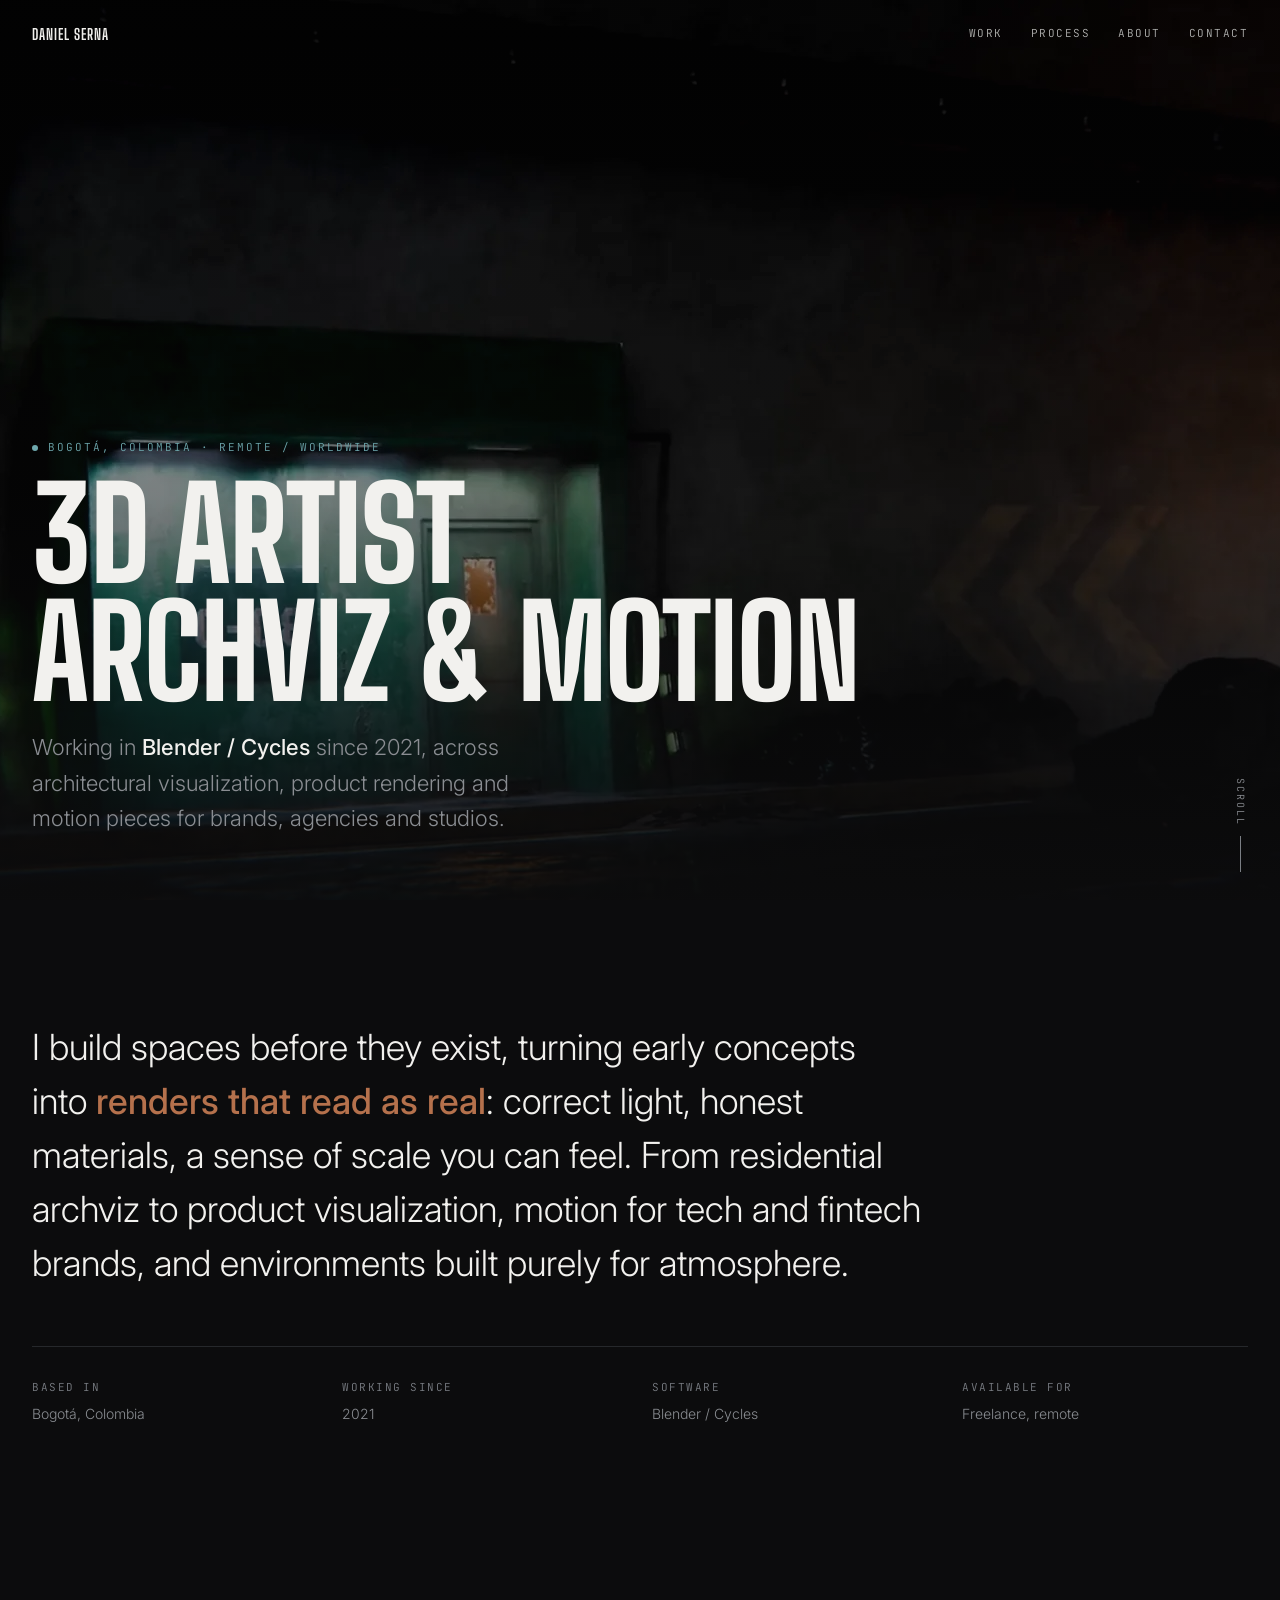
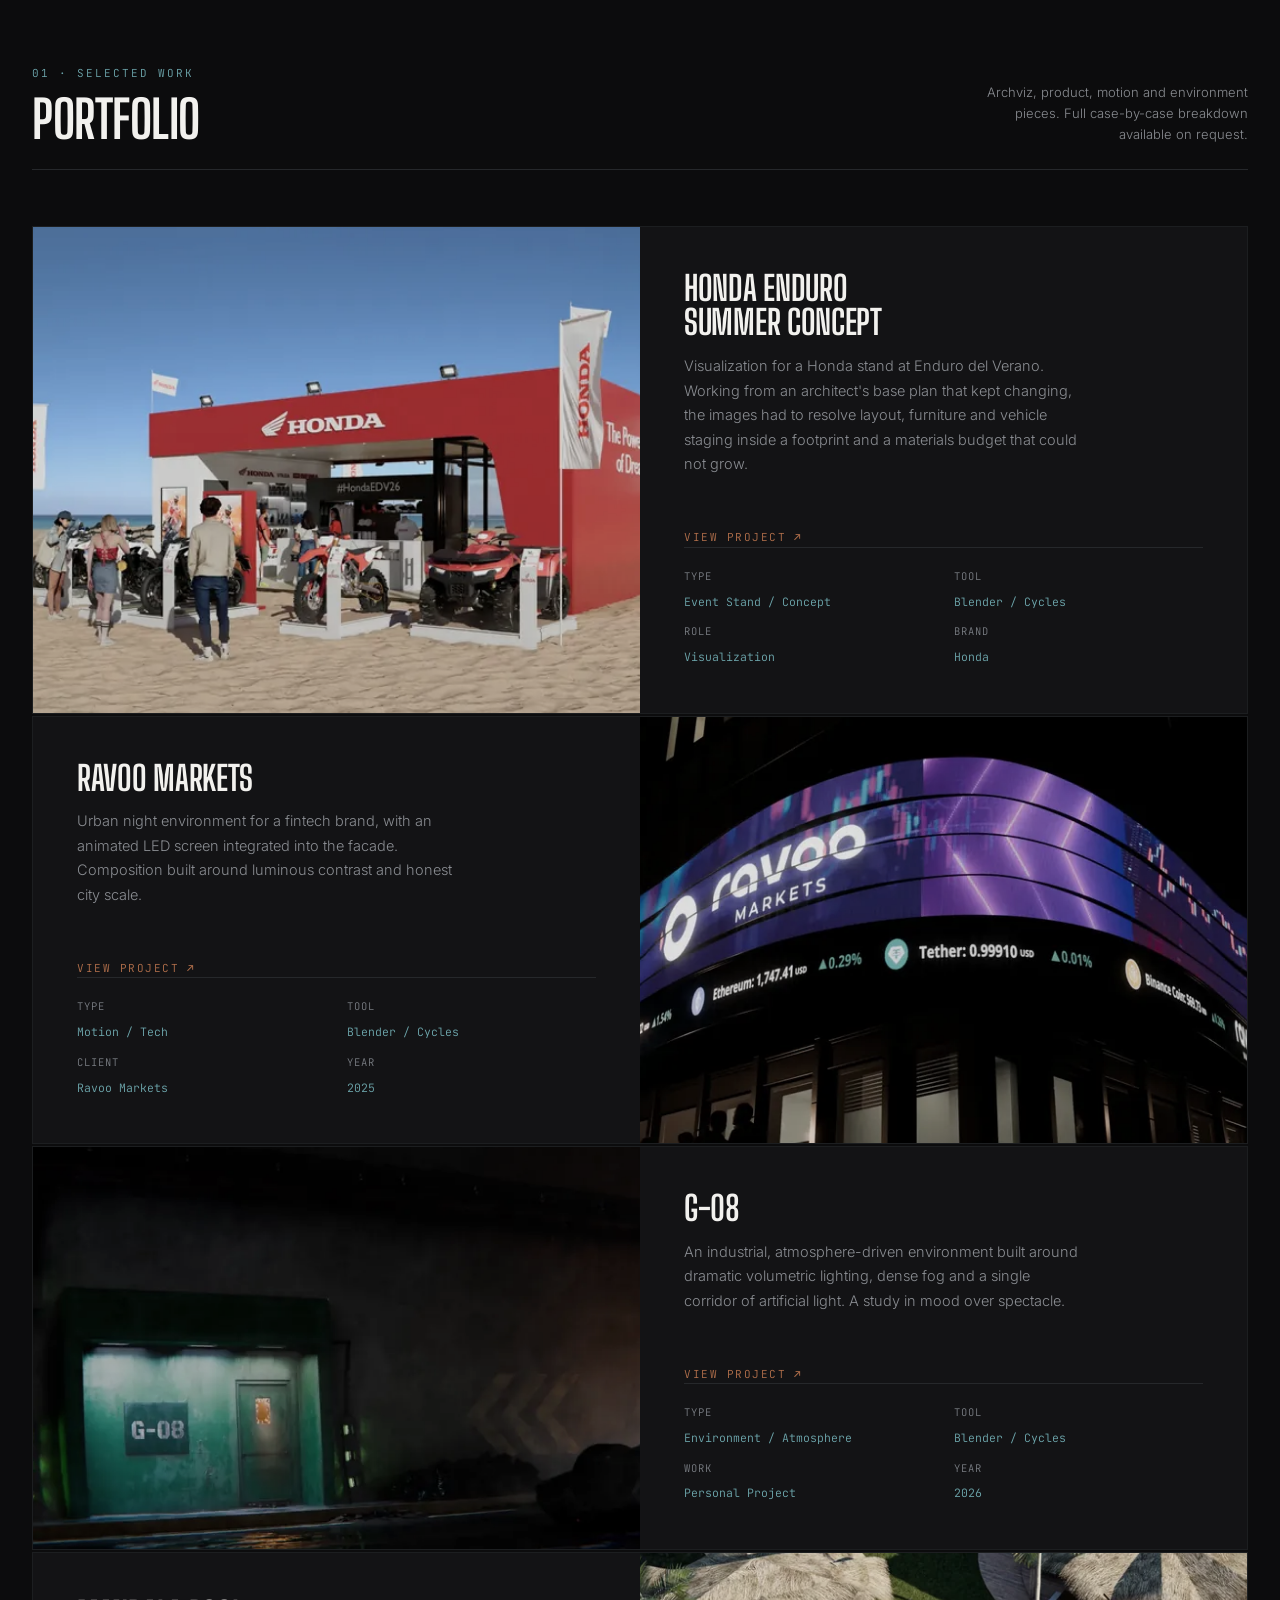
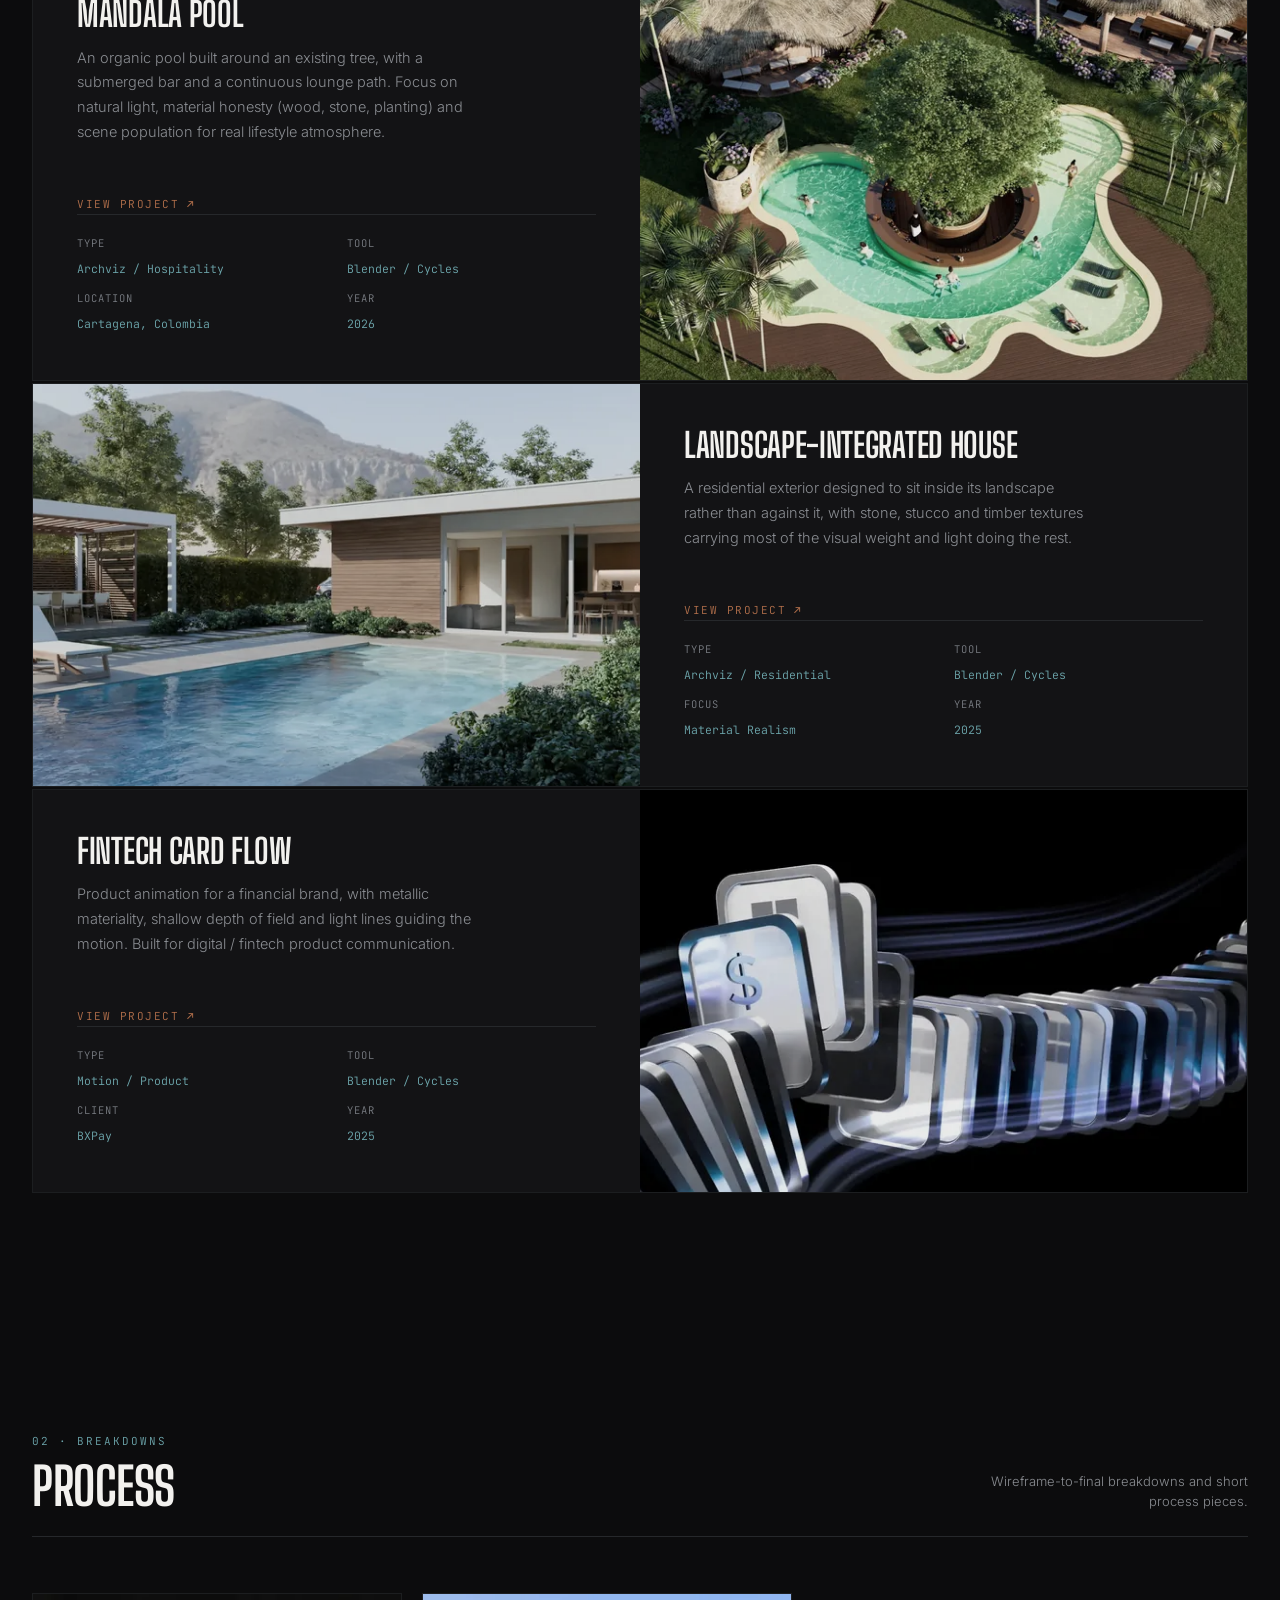
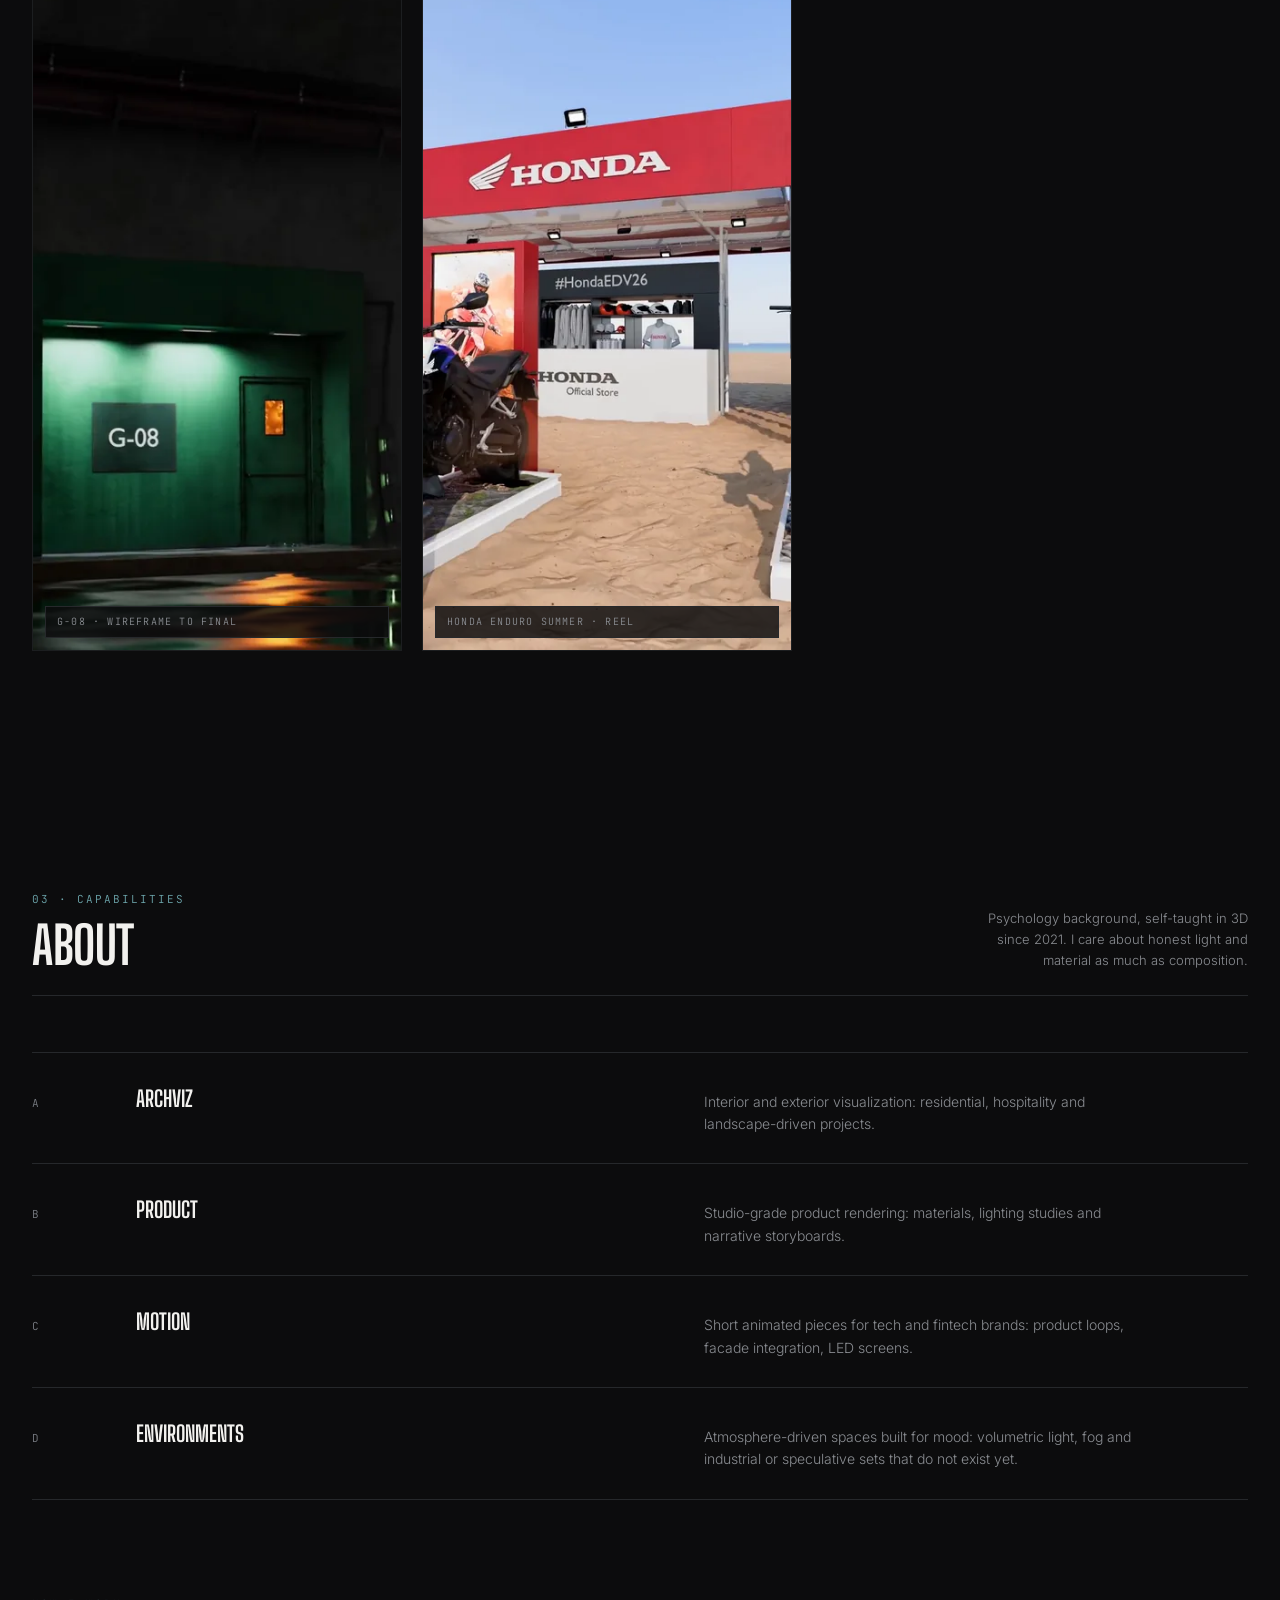
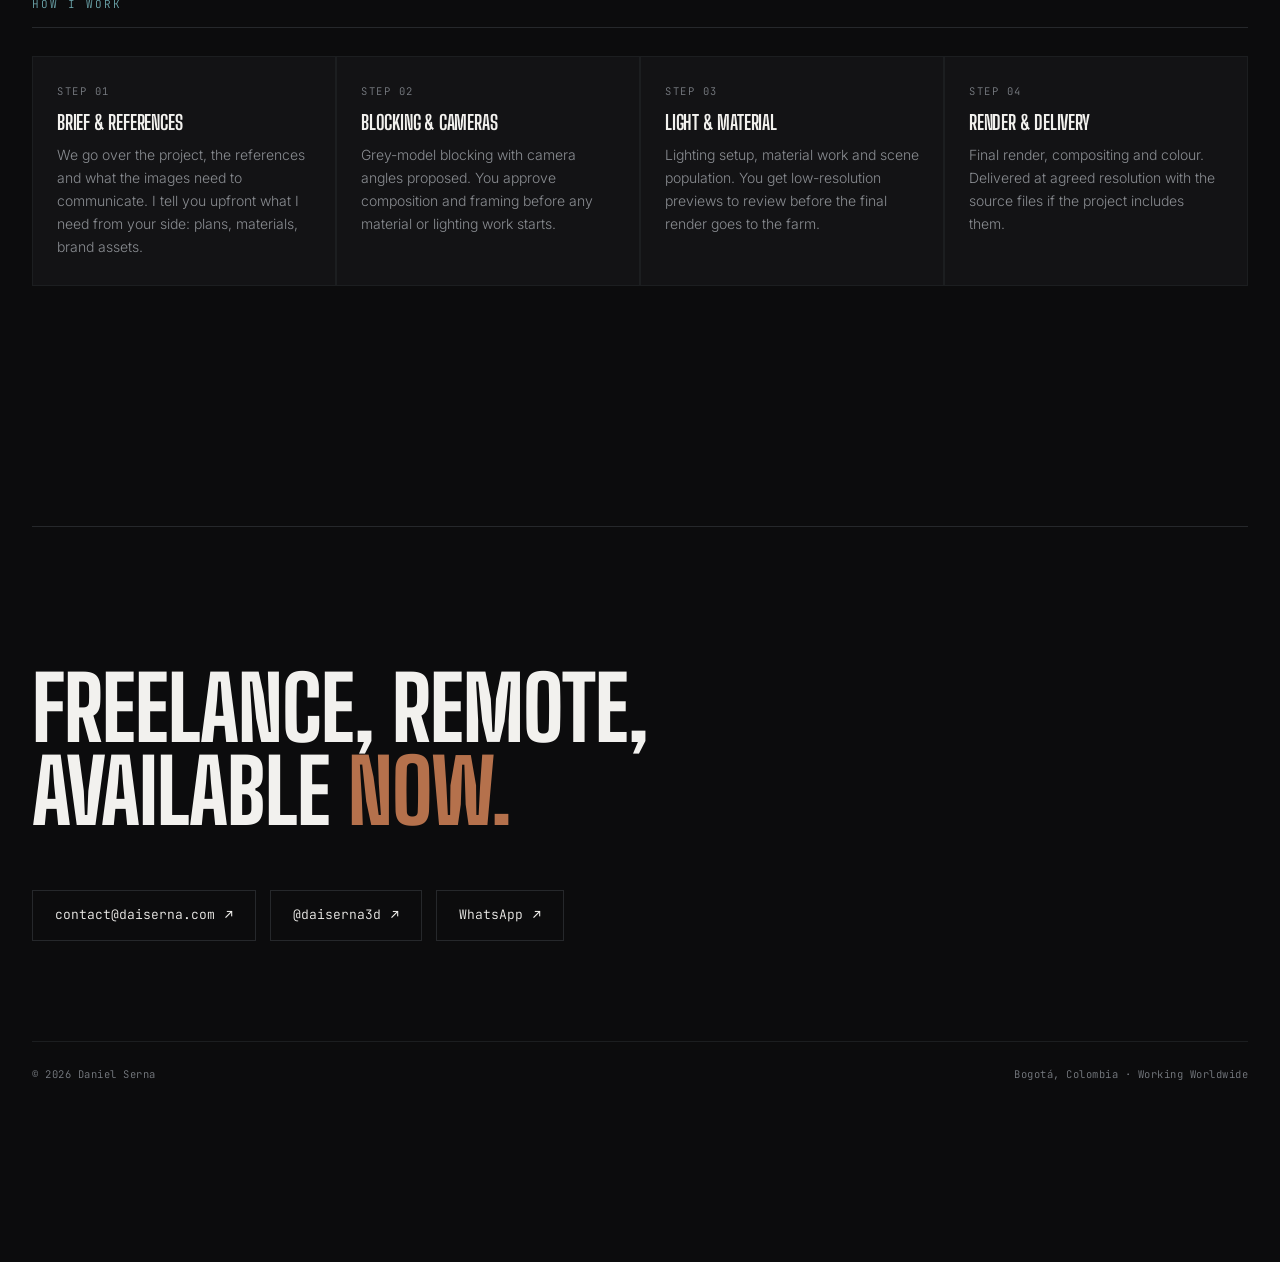
<file: index.html>
<!DOCTYPE html>
<html lang="en">
<head>
<meta charset="UTF-8">
<meta name="viewport" content="width=device-width, initial-scale=1.0">

<title>Daniel Serna · 3D Artist, Archviz &amp; Motion</title>
<meta name="description" content="3D artist based in Bogotá, Colombia. Architectural visualization, product rendering, motion and environment art in Blender / Cycles. Freelance, working remote worldwide.">
<link rel="canonical" href="https://www.daiserna.com/">
<meta name="theme-color" content="#0c0c0d">

<!-- Vista previa al compartir el enlace (WhatsApp, Instagram, LinkedIn, Slack) -->
<meta property="og:type" content="website">
<meta property="og:site_name" content="Daniel Serna">
<meta property="og:url" content="https://www.daiserna.com/">
<meta property="og:title" content="Daniel Serna · 3D Artist, Archviz &amp; Motion">
<meta property="og:description" content="Architectural visualization, product rendering, motion and environment art in Blender / Cycles. Based in Bogotá, working remote worldwide.">
<meta property="og:image" content="https://www.daiserna.com/img/og-cover.jpg">
<meta property="og:image:width" content="1200">
<meta property="og:image:height" content="630">
<meta property="og:image:alt" content="Render of an animated LED billboard on a city facade at night">
<meta name="twitter:card" content="summary_large_image">
<meta name="twitter:title" content="Daniel Serna · 3D Artist, Archviz &amp; Motion">
<meta name="twitter:description" content="Architectural visualization, product rendering, motion and environment art in Blender / Cycles.">
<meta name="twitter:image" content="https://www.daiserna.com/img/og-cover.jpg">

<link rel="icon" href="/favicon.svg" type="image/svg+xml">

<link rel="preconnect" href="https://fonts.googleapis.com">
<link rel="preconnect" href="https://fonts.gstatic.com" crossorigin>
<link href="https://fonts.googleapis.com/css2?family=Big+Shoulders+Display:wght@500;700;800&family=Inter:wght@300;400;500;600&family=JetBrains+Mono:wght@400;500&display=swap" rel="stylesheet">
<link rel="stylesheet" href="style.css">

<script type="application/ld+json">
{
  "@context": "https://schema.org",
  "@type": "Person",
  "name": "Daniel Serna",
  "url": "https://www.daiserna.com/",
  "image": "https://www.daiserna.com/img/og-cover.jpg",
  "jobTitle": "3D Artist",
  "email": "mailto:contact@daiserna.com",
  "address": {
    "@type": "PostalAddress",
    "addressLocality": "Bogotá",
    "addressCountry": "CO"
  },
  "knowsAbout": ["Architectural Visualization", "Environment Art", "Product Visualization", "3D Rendering", "Motion Design", "Blender", "Cycles"],
  "sameAs": [
    "https://instagram.com/daiserna3d"
  ]
}
</script>
</head>
<body>

<a class="skip-link" href="#work">Skip to work</a>

<nav class="site-nav">
  <div class="nav-mark"><a href="/">Daniel Serna</a></div>
  <div class="nav-links">
    <a href="#work">Work</a>
    <a href="#process">Process</a>
    <a href="#about">About</a>
    <a href="#contact">Contact</a>
  </div>
</nav>

<!-- ================= HERO ================= -->
<section class="hero">
  <video class="hero-img hero-video active" data-src="video/gate08-hero.mp4" poster="img/hero_gate08.webp" preload="none" muted playsinline aria-hidden="true"></video>
  <video class="hero-img hero-video" data-src="video/ravoo-billboard.mp4" preload="none" muted playsinline aria-hidden="true"></video>
  <video class="hero-img hero-video" data-src="video/casa-sequence.mp4" preload="none" muted playsinline aria-hidden="true"></video>
  <video class="hero-img hero-video" data-src="video/fintech-shards.mp4" preload="none" muted playsinline aria-hidden="true"></video>
  <div class="hero-content">
    <div class="hero-eyebrow"><span class="dot"></span>Bogotá, Colombia · Remote / Worldwide</div>
    <h1>3D Artist<br>Archviz &amp; Motion</h1>
    <p class="role">Working in <strong>Blender / Cycles</strong> since 2021, across architectural visualization, product rendering and motion pieces for brands, agencies and studios.</p>
  </div>
  <div class="scroll-cue mono">Scroll</div>
</section>

<!-- ================= STATEMENT ================= -->
<section class="section wrap">
  <p class="statement reveal">
    I build spaces before they exist, turning early concepts into <strong>renders that read as real</strong>: correct light, honest materials, a sense of scale you can feel. From residential archviz to product visualization, motion for tech and fintech brands, and environments built purely for atmosphere.
  </p>
  <div class="statement-meta reveal">
    <div><div class="k">Based In</div><div class="v">Bogotá, Colombia</div></div>
    <div><div class="k">Working Since</div><div class="v">2021</div></div>
    <div><div class="k">Software</div><div class="v">Blender / Cycles</div></div>
    <div><div class="k">Available For</div><div class="v">Freelance, remote</div></div>
  </div>
</section>


<!-- ================= WORK ================= -->
<section class="section wrap" id="work">
  <div class="section-head reveal">
    <div>
      <div class="section-tag">01 · Selected Work</div>
      <h2 class="section-title">Portfolio</h2>
    </div>
    <div class="section-note">Archviz, product, motion and environment pieces. Full case-by-case breakdown available on request.</div>
  </div>

  <div class="work-grid">

    <a class="project reveal" href="work/honda-beach-stand.html">
      <div class="project-media">
        <img src="img/honda_general_002.webp"
             srcset="img/800/honda_general_002.webp 800w, img/honda_general_002.webp 1800w"
             sizes="(max-width:860px) 100vw, 50vw"
             width="1800" height="1013" loading="lazy" decoding="async"
             alt="Honda Enduro Summer concept stand on a beach, with motorcycle and ATV lineup">
      </div>
      <div class="project-info">
        <h3 class="project-title">Honda Enduro<br>Summer Concept</h3>
        <p class="project-desc">Visualization for a Honda stand at Enduro del Verano. Working from an architect's base plan that kept changing, the images had to resolve layout, furniture and vehicle staging inside a footprint and a materials budget that could not grow.</p>
        <div class="project-link-row"><span class="view-project">View Project <span class="arrow">↗</span></span></div>
        <div class="meta-strip">
          <div class="meta-row"><span class="k">Type</span><span class="v">Event Stand / Concept</span></div>
          <div class="meta-row"><span class="k">Tool</span><span class="v">Blender / Cycles</span></div>
          <div class="meta-row"><span class="k">Role</span><span class="v">Visualization</span></div>
          <div class="meta-row"><span class="k">Brand</span><span class="v">Honda</span></div>
        </div>
      </div>
    </a>

    <a class="project reverse reveal" href="work/ravoo-markets.html">
      <div class="project-media">
        <video src="video/ravoo-billboard.mp4" poster="img/800/ravoo.webp" preload="none" muted loop playsinline aria-label="Animated LED billboard integrated into a city facade at night"></video>
      </div>
      <div class="project-info">
        <h3 class="project-title">Ravoo Markets</h3>
        <p class="project-desc">Urban night environment for a fintech brand, with an animated LED screen integrated into the facade. Composition built around luminous contrast and honest city scale.</p>
        <div class="project-link-row"><span class="view-project">View Project <span class="arrow">↗</span></span></div>
        <div class="meta-strip">
          <div class="meta-row"><span class="k">Type</span><span class="v">Motion / Tech</span></div>
          <div class="meta-row"><span class="k">Tool</span><span class="v">Blender / Cycles</span></div>
          <div class="meta-row"><span class="k">Client</span><span class="v">Ravoo Markets</span></div>
          <div class="meta-row"><span class="k">Year</span><span class="v">2025</span></div>
        </div>
      </div>
    </a>

    <a class="project reveal" href="work/gate08.html">
      <div class="project-media">
        <video src="video/gate08-hero.mp4" poster="img/800/hero_gate08.webp" preload="none" muted loop playsinline aria-label="Industrial corridor with volumetric lighting and dense fog"></video>
      </div>
      <div class="project-info">
        <h3 class="project-title">G-08</h3>
        <p class="project-desc">An industrial, atmosphere-driven environment built around dramatic volumetric lighting, dense fog and a single corridor of artificial light. A study in mood over spectacle.</p>
        <div class="project-link-row"><span class="view-project">View Project <span class="arrow">↗</span></span></div>
        <div class="meta-strip">
          <div class="meta-row"><span class="k">Type</span><span class="v">Environment / Atmosphere</span></div>
          <div class="meta-row"><span class="k">Tool</span><span class="v">Blender / Cycles</span></div>
          <div class="meta-row"><span class="k">Work</span><span class="v">Personal Project</span></div>
          <div class="meta-row"><span class="k">Year</span><span class="v">2026</span></div>
        </div>
      </div>
    </a>

    <a class="project reverse reveal" href="work/mandala-pool.html">
      <div class="project-media">
        <img src="img/mandala_medium.webp"
             srcset="img/800/mandala_medium.webp 800w, img/mandala_medium.webp 1600w"
             sizes="(max-width:860px) 100vw, 50vw"
             width="1600" height="900" loading="lazy" decoding="async"
             alt="Organic pool built around an existing tree, with a submerged bar and lounge path">
      </div>
      <div class="project-info">
        <h3 class="project-title">Mandala Pool</h3>
        <p class="project-desc">An organic pool built around an existing tree, with a submerged bar and a continuous lounge path. Focus on natural light, material honesty (wood, stone, planting) and scene population for real lifestyle atmosphere.</p>
        <div class="project-link-row"><span class="view-project">View Project <span class="arrow">↗</span></span></div>
        <div class="meta-strip">
          <div class="meta-row"><span class="k">Type</span><span class="v">Archviz / Hospitality</span></div>
          <div class="meta-row"><span class="k">Tool</span><span class="v">Blender / Cycles</span></div>
          <div class="meta-row"><span class="k">Location</span><span class="v">Cartagena, Colombia</span></div>
          <div class="meta-row"><span class="k">Year</span><span class="v">2026</span></div>
        </div>
      </div>
    </a>

    <a class="project reveal" href="work/casa-paisaje.html">
      <div class="project-media">
        <video src="video/casa-sequence.mp4" poster="img/800/casa_piscina.webp" preload="none" muted loop playsinline aria-label="Residential exterior with pool, integrated into its landscape"></video>
      </div>
      <div class="project-info">
        <h3 class="project-title">Landscape-Integrated House</h3>
        <p class="project-desc">A residential exterior designed to sit inside its landscape rather than against it, with stone, stucco and timber textures carrying most of the visual weight and light doing the rest.</p>
        <div class="project-link-row"><span class="view-project">View Project <span class="arrow">↗</span></span></div>
        <div class="meta-strip">
          <div class="meta-row"><span class="k">Type</span><span class="v">Archviz / Residential</span></div>
          <div class="meta-row"><span class="k">Tool</span><span class="v">Blender / Cycles</span></div>
          <div class="meta-row"><span class="k">Focus</span><span class="v">Material Realism</span></div>
          <div class="meta-row"><span class="k">Year</span><span class="v">2025</span></div>
        </div>
      </div>
    </a>

    <a class="project reverse reveal" href="work/fintech-cards.html">
      <div class="project-media">
        <video src="video/fintech-shards.mp4" poster="img/800/cards.webp" preload="none" muted loop playsinline aria-label="Metallic payment cards animating along a light path"></video>
      </div>
      <div class="project-info">
        <h3 class="project-title">Fintech Card Flow</h3>
        <p class="project-desc">Product animation for a financial brand, with metallic materiality, shallow depth of field and light lines guiding the motion. Built for digital / fintech product communication.</p>
        <div class="project-link-row"><span class="view-project">View Project <span class="arrow">↗</span></span></div>
        <div class="meta-strip">
          <div class="meta-row"><span class="k">Type</span><span class="v">Motion / Product</span></div>
          <div class="meta-row"><span class="k">Tool</span><span class="v">Blender / Cycles</span></div>
          <div class="meta-row"><span class="k">Client</span><span class="v">BXPay</span></div>
          <div class="meta-row"><span class="k">Year</span><span class="v">2025</span></div>
        </div>
      </div>
    </a>
  </div>
</section>

<!-- ================= PROCESS =================
     Va despues del trabajo: el cliente que llega quiere ver renders
     terminados primero; el proceso lo tranquiliza cuando ya le intereso.
     El grid es de 2 columnas, asi que 4 videos quedan en 2x2 sin tocar CSS. -->
<section class="section wrap" id="process">
  <div class="section-head reveal">
    <div>
      <div class="section-tag">02 · Breakdowns</div>
      <h2 class="section-title">Process</h2>
    </div>
    <div class="section-note">Wireframe-to-final breakdowns and short process pieces.</div>
  </div>

  <div class="reel-grid reveal">
    <div class="reel-slot">
      <video src="video/gate08-reel.mp4" poster="img/800/gate08-reel-poster.webp" preload="none" muted loop playsinline aria-label="G-08 wireframe to final breakdown"></video>
      <div class="reel-caption mono">G-08 · Wireframe to Final</div>
    </div>
    <div class="reel-slot">
      <video src="video/honda-reel.mp4" poster="img/800/honda-reel-poster.webp" preload="none" muted loop playsinline aria-label="Honda Enduro Summer process reel"></video>
      <div class="reel-caption mono">Honda Enduro Summer · Reel</div>
    </div>
  </div>
</section>

<!-- ================= ABOUT ================= -->
<section class="section wrap" id="about">
  <div class="section-head reveal">
    <div>
      <div class="section-tag">03 · Capabilities</div>
      <h2 class="section-title">About</h2>
    </div>
    <div class="section-note">Psychology background, self-taught in 3D since 2021. I care about honest light and material as much as composition.</div>
  </div>

  <div class="cap-list reveal">
    <div class="cap-row">
      <div class="cap-num mono">A</div>
      <h3 class="cap-name">Archviz</h3>
      <div class="cap-desc">Interior and exterior visualization: residential, hospitality and landscape-driven projects.</div>
    </div>
    <div class="cap-row">
      <div class="cap-num mono">B</div>
      <h3 class="cap-name">Product</h3>
      <div class="cap-desc">Studio-grade product rendering: materials, lighting studies and narrative storyboards.</div>
    </div>
    <div class="cap-row">
      <div class="cap-num mono">C</div>
      <h3 class="cap-name">Motion</h3>
      <div class="cap-desc">Short animated pieces for tech and fintech brands: product loops, facade integration, LED screens.</div>
    </div>
    <div class="cap-row">
      <div class="cap-num mono">D</div>
      <h3 class="cap-name">Environments</h3>
      <div class="cap-desc">Atmosphere-driven spaces built for mood: volumetric light, fog and industrial or speculative sets that do not exist yet.</div>
    </div>
  </div>

  <!-- ============================================================
       PROCESO
       Solo los 4 pasos, sin tiempos ni condiciones: rondas, entregables,
       duracion y que se necesita para arrancar cambian segun sea archviz,
       producto o cine, asi que van en la cotizacion y no en la web.
       ============================================================ -->
  <div class="process reveal">
    <div class="process-head">How I work</div>

    <div class="process-steps">
      <div class="step">
        <div class="n">Step 01</div>
        <h4>Brief &amp; References</h4>
        <p>We go over the project, the references and what the images need to communicate. I tell you upfront what I need from your side: plans, materials, brand assets.</p>
      </div>
      <div class="step">
        <div class="n">Step 02</div>
        <h4>Blocking &amp; Cameras</h4>
        <p>Grey-model blocking with camera angles proposed. You approve composition and framing before any material or lighting work starts.</p>
      </div>
      <div class="step">
        <div class="n">Step 03</div>
        <h4>Light &amp; Material</h4>
        <p>Lighting setup, material work and scene population. You get low-resolution previews to review before the final render goes to the farm.</p>
      </div>
      <div class="step">
        <div class="n">Step 04</div>
        <h4>Render &amp; Delivery</h4>
        <p>Final render, compositing and colour. Delivered at agreed resolution with the source files if the project includes them.</p>
      </div>
    </div>

  </div>
</section>

<!-- ================= CONTACT ================= -->
<section class="section wrap" id="contact">
  <div class="contact">
    <h2 class="reveal">Freelance, remote,<br>available <span class="accent">now.</span></h2>
    <div class="contact-links reveal">
      <a class="contact-link" href="mailto:contact@daiserna.com">contact@daiserna.com <span class="arrow">↗</span></a>
      <a class="contact-link" href="https://instagram.com/daiserna3d" target="_blank" rel="noopener">@daiserna3d <span class="arrow">↗</span></a>
      <a class="contact-link" href="https://wa.me/573014946491" target="_blank" rel="noopener">WhatsApp <span class="arrow">↗</span></a>

      <!-- Descomenta cada linea cuando tengas el perfil listo.
           Acuerdate de agregar tambien la URL al bloque "sameAs" del JSON-LD arriba.
      <a class="contact-link" href="https://www.artstation.com/TU-USUARIO" target="_blank" rel="noopener">ArtStation <span class="arrow">↗</span></a>
      <a class="contact-link" href="https://www.behance.net/TU-USUARIO" target="_blank" rel="noopener">Behance <span class="arrow">↗</span></a>
      <a class="contact-link" href="https://www.linkedin.com/in/TU-USUARIO" target="_blank" rel="noopener">LinkedIn <span class="arrow">↗</span></a>
      -->
    </div>

    <footer>
      <div>© <span data-year>2026</span> Daniel Serna</div>
      <div>Bogotá, Colombia · Working Worldwide</div>
    </footer>
  </div>
</section>

<script src="script.js"></script>

</body>
</html>
</file>
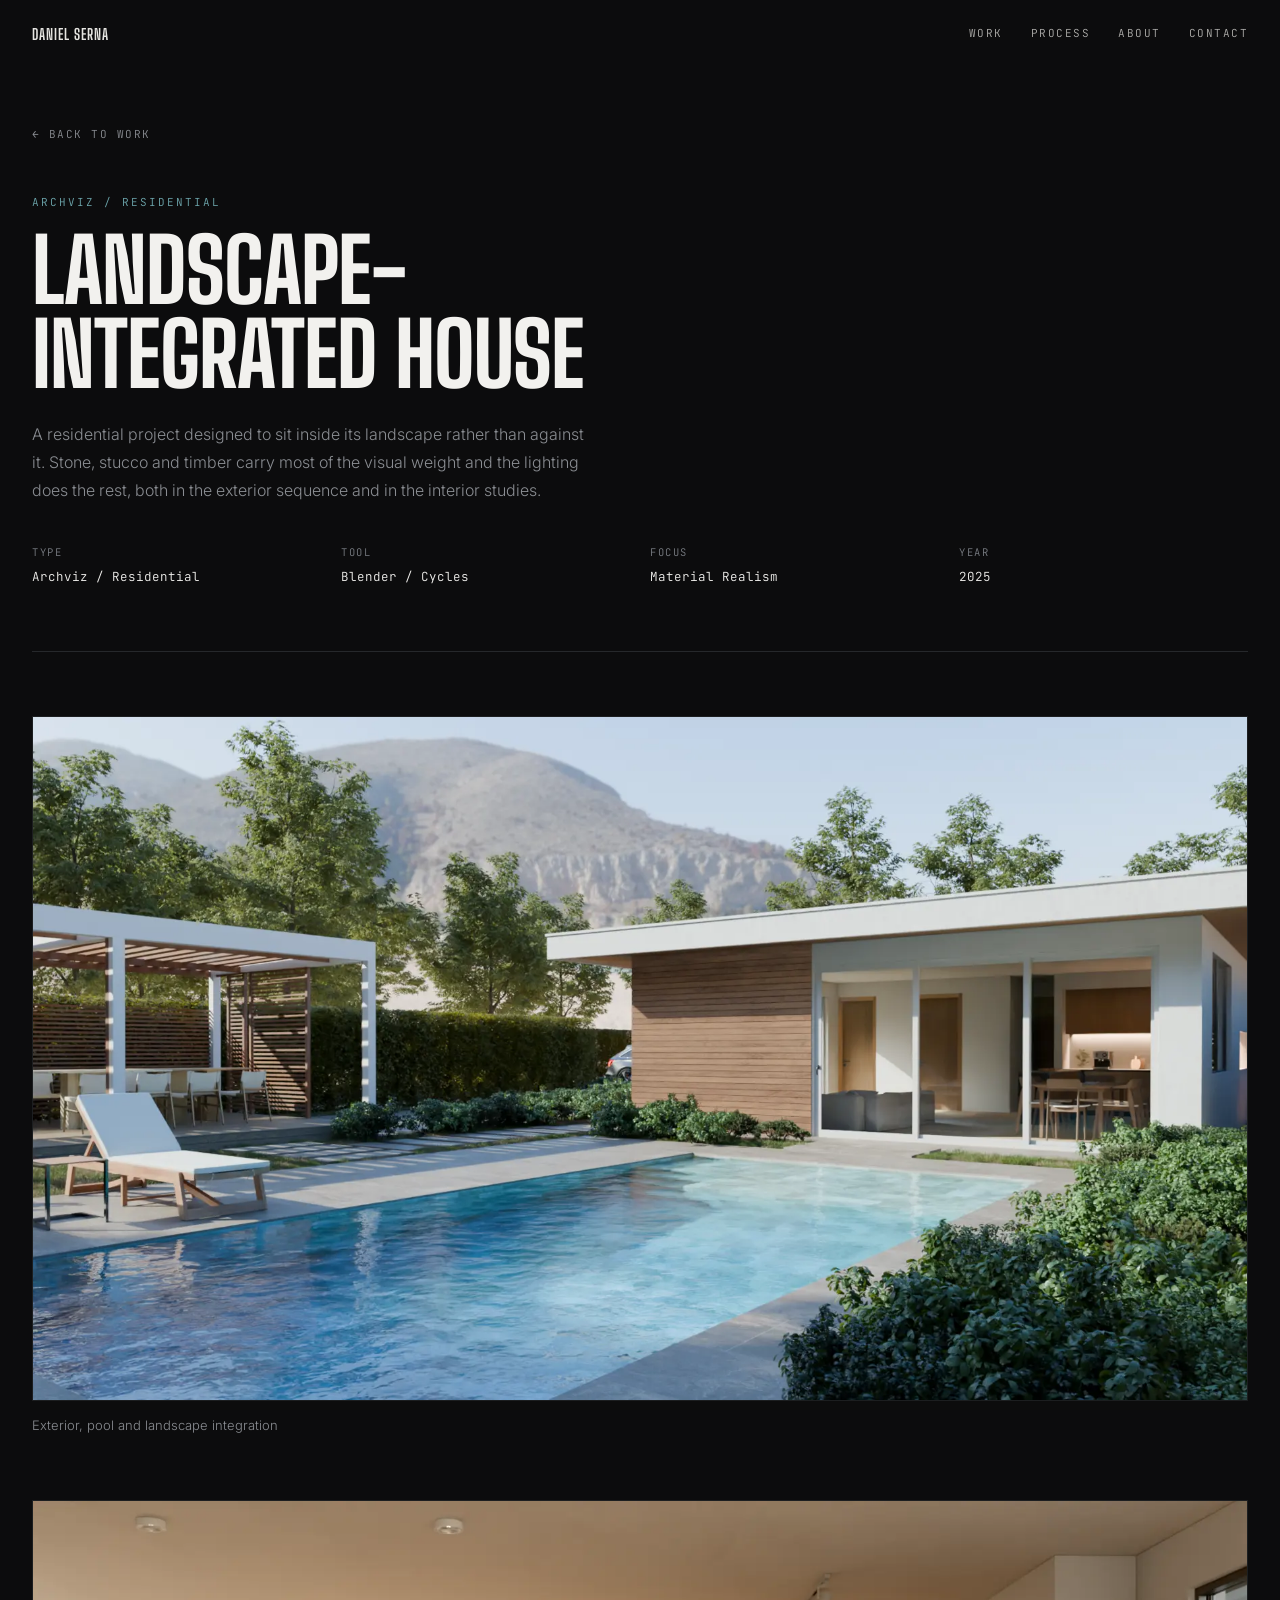
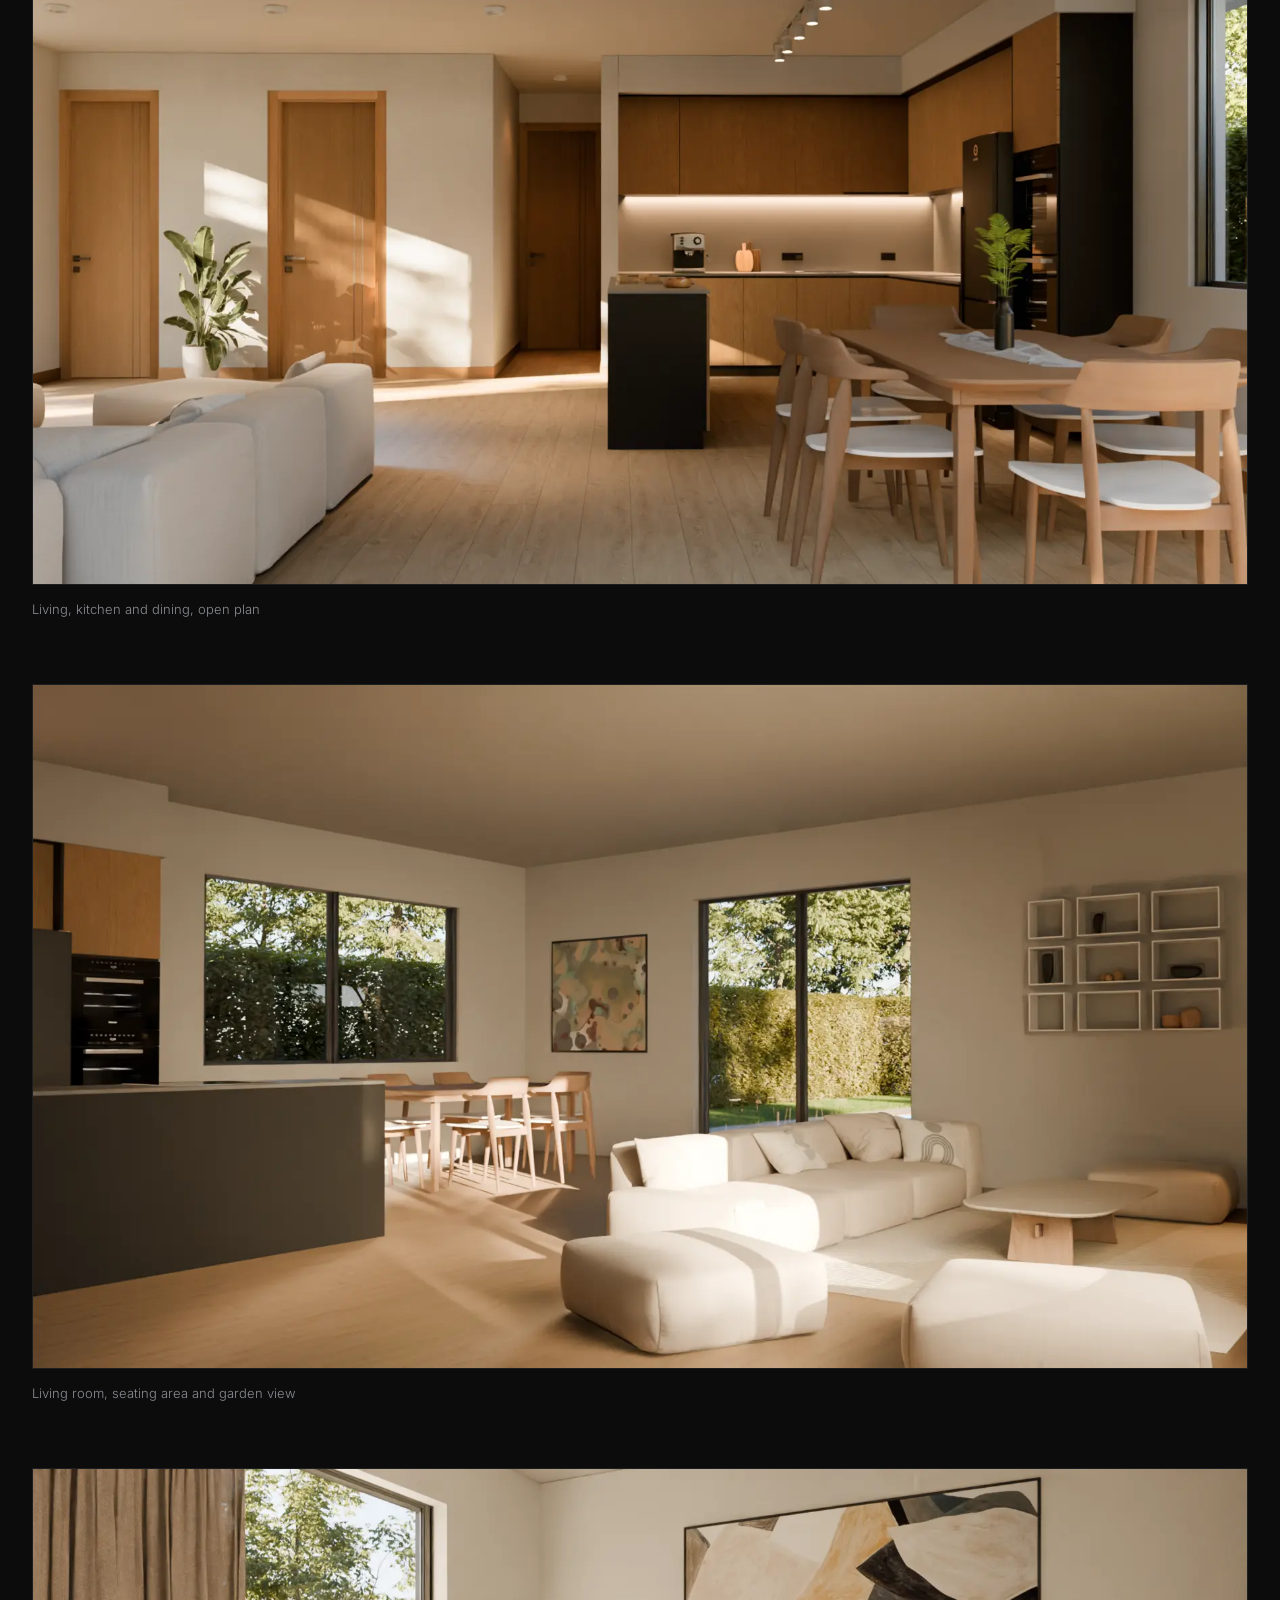
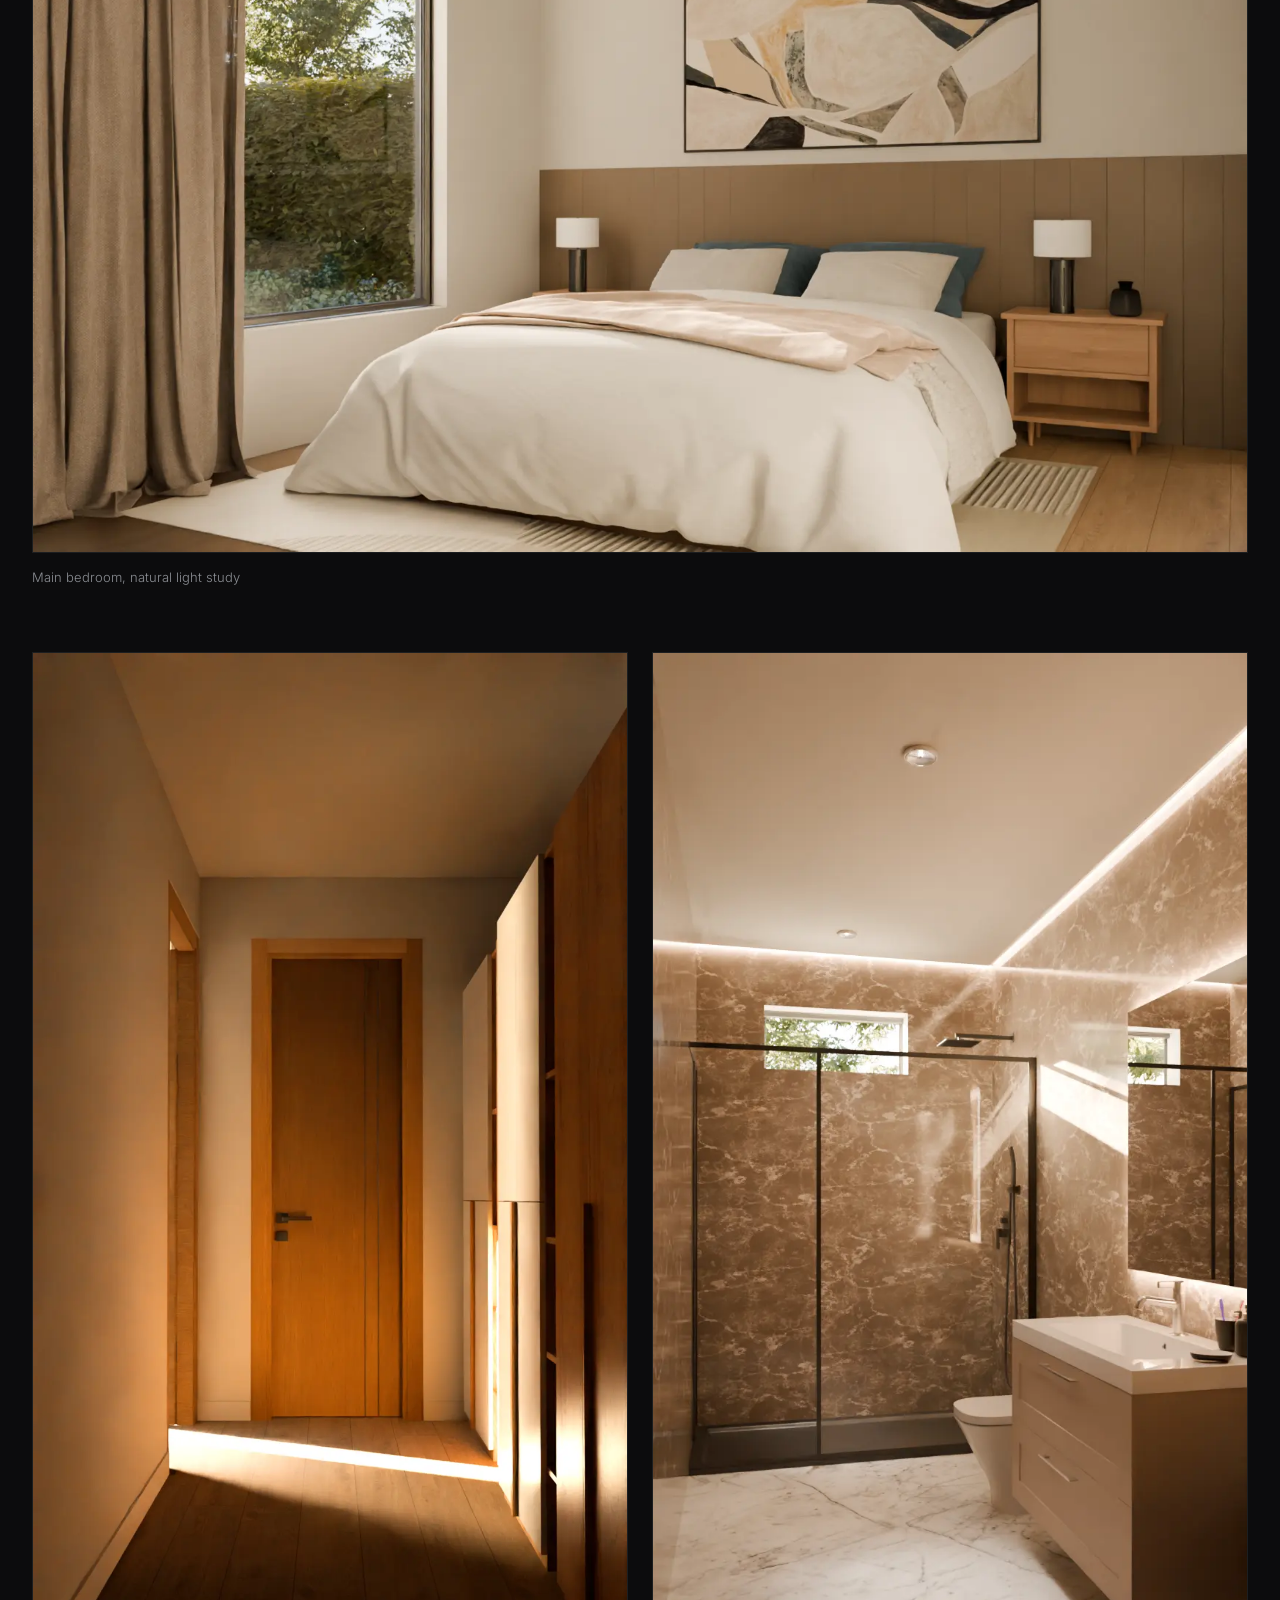
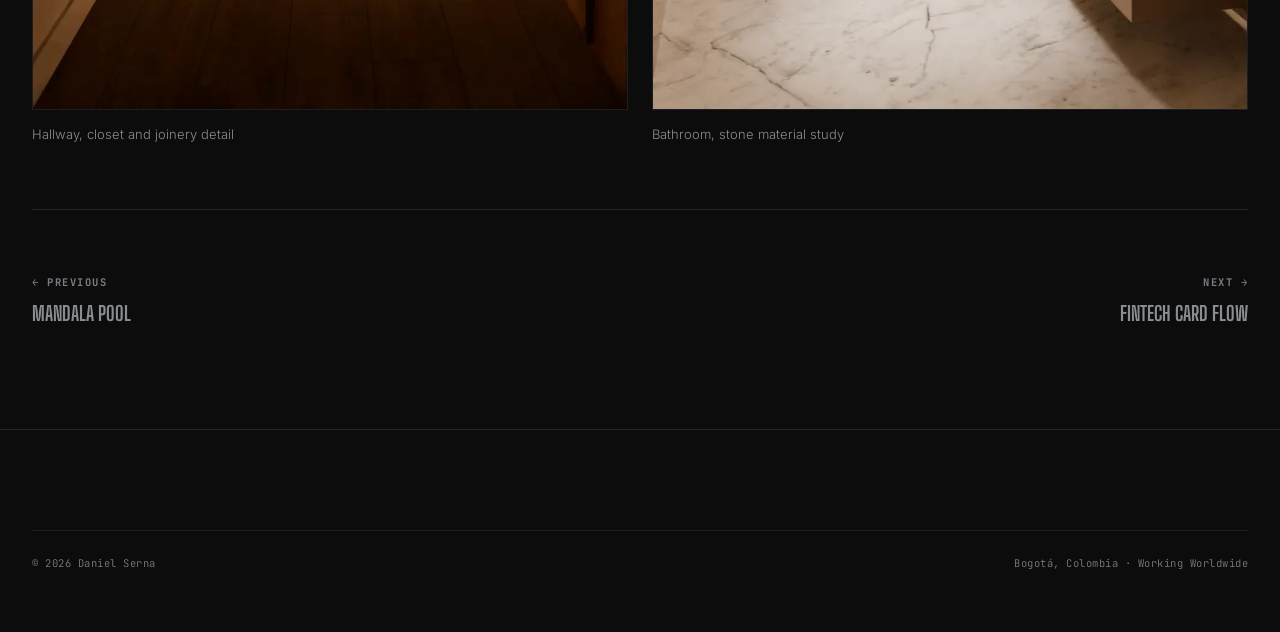
<file: work/casa-paisaje.html>
<!DOCTYPE html>
<html lang="en">
<head>
<meta charset="UTF-8">
<meta name="viewport" content="width=device-width, initial-scale=1.0">

<title>Landscape-Integrated House · Daniel Serna</title>
<meta name="description" content="A residential project designed to sit inside its landscape rather than against it.">
<link rel="canonical" href="https://www.daiserna.com/work/casa-paisaje.html">
<meta name="theme-color" content="#0c0c0d">

<meta property="og:type" content="article">
<meta property="og:site_name" content="Daniel Serna">
<meta property="og:url" content="https://www.daiserna.com/work/casa-paisaje.html">
<meta property="og:title" content="Landscape-Integrated House · Daniel Serna">
<meta property="og:description" content="A residential project designed to sit inside its landscape rather than against it.">
<meta property="og:image" content="https://www.daiserna.com/img/casa_piscina.webp">
<meta name="twitter:card" content="summary_large_image">
<meta name="twitter:title" content="Landscape-Integrated House · Daniel Serna">
<meta name="twitter:description" content="A residential project designed to sit inside its landscape rather than against it.">
<meta name="twitter:image" content="https://www.daiserna.com/img/casa_piscina.webp">

<link rel="icon" href="/favicon.svg" type="image/svg+xml">

<link rel="preconnect" href="https://fonts.googleapis.com">
<link rel="preconnect" href="https://fonts.gstatic.com" crossorigin>
<link href="https://fonts.googleapis.com/css2?family=Big+Shoulders+Display:wght@500;700;800&family=Inter:wght@300;400;500;600&family=JetBrains+Mono:wght@400;500&display=swap" rel="stylesheet">
<link rel="stylesheet" href="../style.css">

<script type="application/ld+json">
{
  "@context": "https://schema.org",
  "@type": "CreativeWork",
  "name": "Landscape-Integrated House",
  "description": "A residential project designed to sit inside its landscape rather than against it.",
  "url": "https://www.daiserna.com/work/casa-paisaje.html",
  "image": "https://www.daiserna.com/img/casa_piscina.webp",
  "creator": {
    "@type": "Person",
    "name": "Daniel Serna",
    "url": "https://www.daiserna.com/"
  },
  "dateCreated": "2025",
  "keywords": "Archviz / Residential"
}
</script>
</head>
<body>

<a class="skip-link" href="#project">Skip to project</a>

<nav class="site-nav">
  <div class="nav-mark"><a href="../index.html">Daniel Serna</a></div>
  <div class="nav-links">
    <a href="../index.html#work">Work</a>
    <a href="../index.html#process">Process</a>
    <a href="../index.html#about">About</a>
    <a href="../index.html#contact">Contact</a>
  </div>
</nav>

<main class="wrap" id="project">
  <div class="breadcrumb reveal">
    <a href="../index.html#work"><span class="back-arrow">←</span> Back to Work</a>
  </div>

  <div class="p-header reveal">
    <div class="p-eyebrow">Archviz / Residential</div>
    <h1 class="p-title">Landscape-<br>Integrated House</h1>
    <p class="p-desc">A residential project designed to sit inside its landscape rather than against it. Stone, stucco and timber carry most of the visual weight and the lighting does the rest, both in the exterior sequence and in the interior studies.</p>
    <div class="p-meta">
      <div><div class="k">Type</div><div class="v">Archviz / Residential</div></div>
      <div><div class="k">Tool</div><div class="v">Blender / Cycles</div></div>
      <div><div class="k">Focus</div><div class="v">Material Realism</div></div>
      <div><div class="k">Year</div><div class="v">2025</div></div>
    </div>
  </div>

  <div class="p-gallery">
    <figure class="p-figure reveal">
      <video src="../video/casa-sequence.mp4" poster="../img/casa_piscina.webp" preload="none" muted loop playsinline aria-label="Exterior, pool and landscape integration"></video>
      <figcaption class="cap"><span class="cap-title">Exterior, pool and landscape integration</span></figcaption>
    </figure>
    <figure class="p-figure reveal">
      <img src="../img/casa_sala_001.webp"
           srcset="../img/800/casa_sala_001.webp 800w, ../img/casa_sala_001.webp 1800w"
           sizes="(max-width:900px) 100vw, 900px"
           width="1800" height="1013" loading="lazy" decoding="async"
           alt="Living, kitchen and dining, open plan">
      <figcaption class="cap"><span class="cap-title">Living, kitchen and dining, open plan</span></figcaption>
    </figure>
    <figure class="p-figure reveal">
      <img src="../img/casa_sala_02.webp"
           srcset="../img/800/casa_sala_02.webp 800w, ../img/casa_sala_02.webp 1800w"
           sizes="(max-width:900px) 100vw, 900px"
           width="1800" height="1013" loading="lazy" decoding="async"
           alt="Living room, seating area and garden view">
      <figcaption class="cap"><span class="cap-title">Living room, seating area and garden view</span></figcaption>
    </figure>
    <figure class="p-figure reveal">
      <img src="../img/casa_habitacion.webp"
           srcset="../img/800/casa_habitacion.webp 800w, ../img/casa_habitacion.webp 1800w"
           sizes="(max-width:900px) 100vw, 900px"
           width="1800" height="1013" loading="lazy" decoding="async"
           alt="Main bedroom, natural light study">
      <figcaption class="cap"><span class="cap-title">Main bedroom, natural light study</span></figcaption>
    </figure>
    <div class="p-figure-pair">
    <figure class="p-figure reveal">
      <img src="../img/casa_pasillo.webp"
           srcset="../img/800/casa_pasillo.webp 800w, ../img/casa_pasillo.webp 1013w"
           sizes="(max-width:900px) 100vw, 900px"
           width="1013" height="1800" loading="lazy" decoding="async"
           alt="Hallway, closet and joinery detail">
      <figcaption class="cap"><span class="cap-title">Hallway, closet and joinery detail</span></figcaption>
    </figure>
    <figure class="p-figure reveal">
      <img src="../img/casa_bano.webp"
           srcset="../img/800/casa_bano.webp 800w, ../img/casa_bano.webp 810w"
           sizes="(max-width:900px) 100vw, 900px"
           width="810" height="1440" loading="lazy" decoding="async"
           alt="Bathroom, stone material study">
      <figcaption class="cap"><span class="cap-title">Bathroom, stone material study</span></figcaption>
    </figure>
    </div>
  </div>

  <nav class="p-nav reveal" aria-label="Project navigation">
    <a href="mandala-pool.html"><span><span class="dir">← Previous</span>Mandala Pool</span></a>
    <a class="next-link" href="fintech-cards.html"><span><span class="dir">Next →</span>Fintech Card Flow</span></a>
  </nav>
</main>

<section class="contact wrap" style="padding-top:0;">
  <footer>
    <div>© <span data-year>2026</span> Daniel Serna</div>
    <div>Bogotá, Colombia · Working Worldwide</div>
  </footer>
</section>

<script src="../script.js"></script>
</body>
</html>
</file>
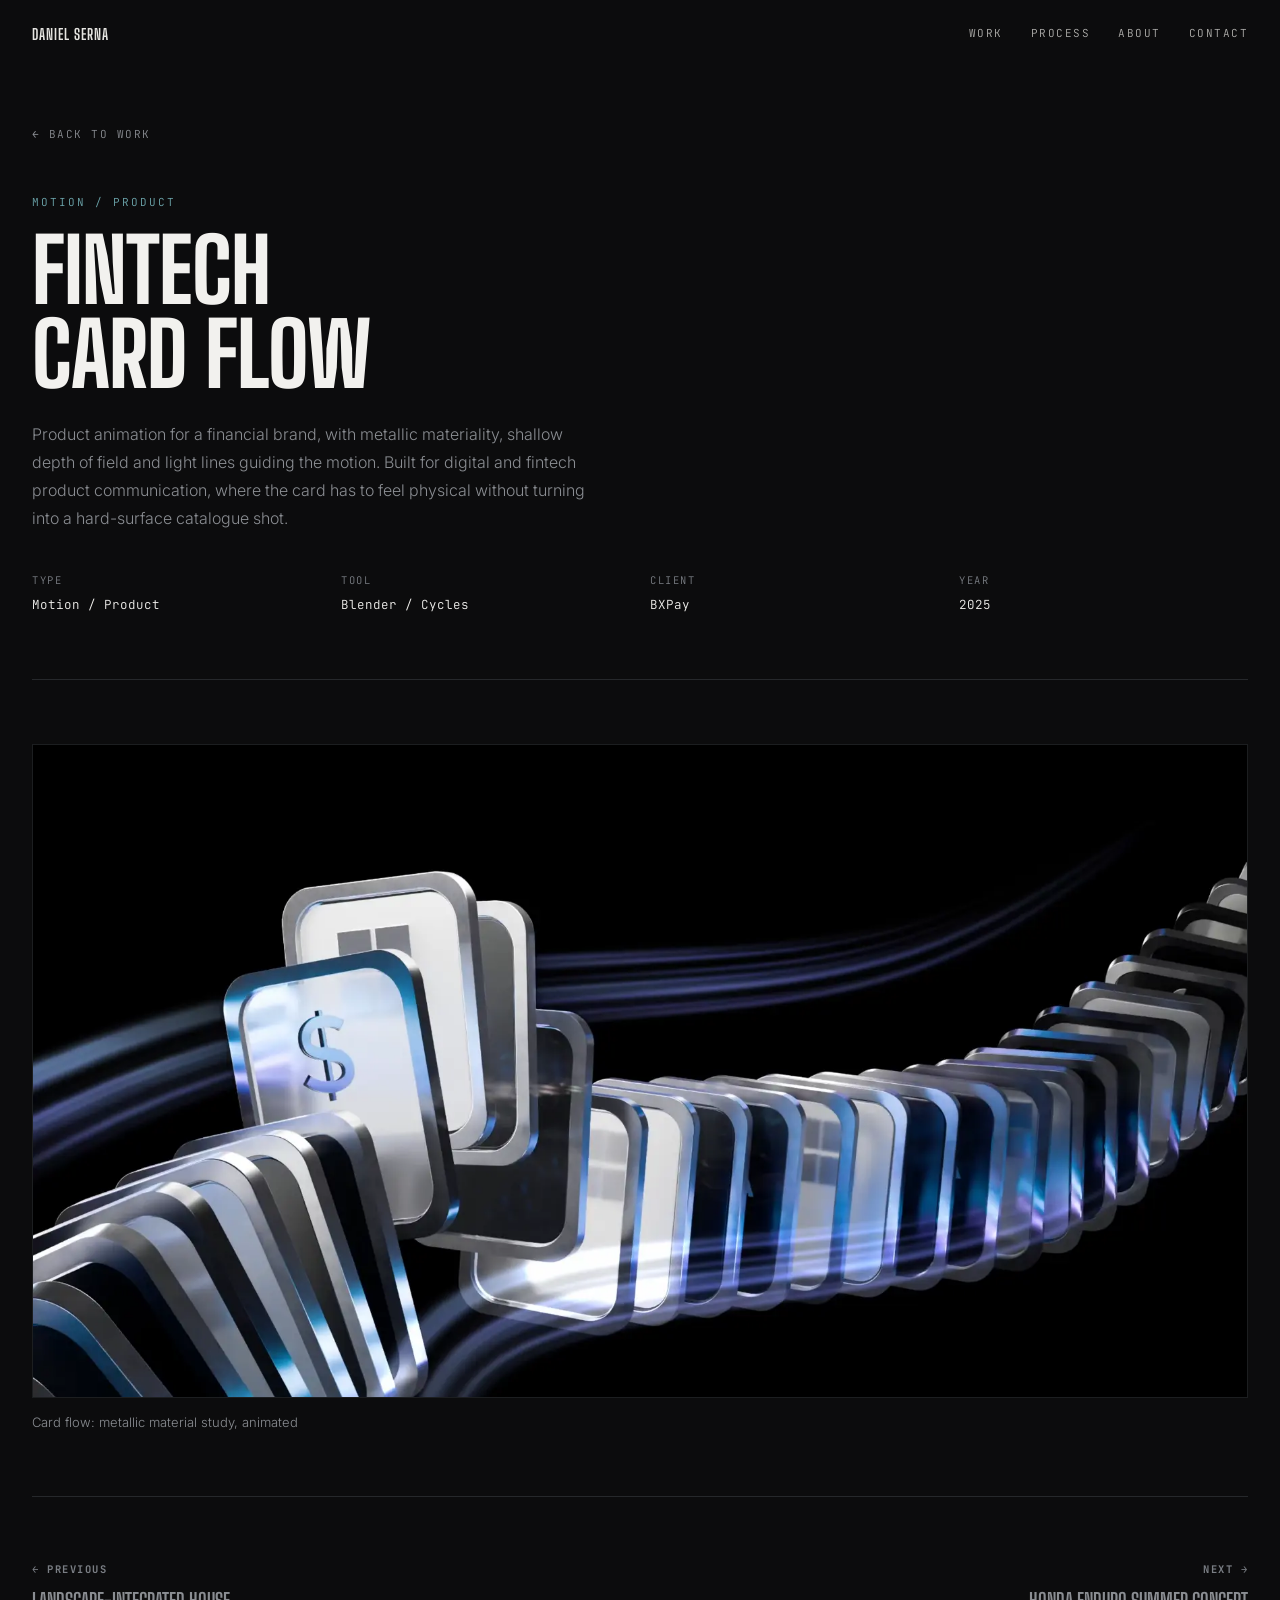
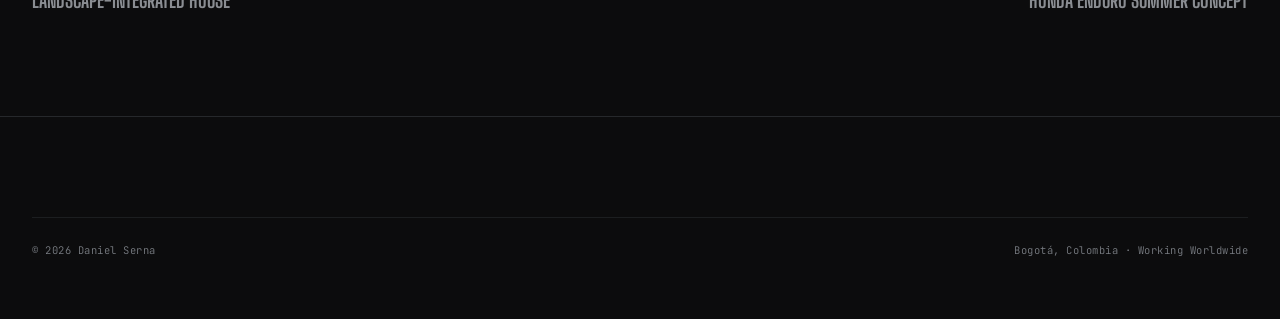
<file: work/fintech-cards.html>
<!DOCTYPE html>
<html lang="en">
<head>
<meta charset="UTF-8">
<meta name="viewport" content="width=device-width, initial-scale=1.0">

<title>Fintech Card Flow · Daniel Serna</title>
<meta name="description" content="Product animation for a financial brand, with metallic materiality, shallow depth of field and light lines guiding the motion.">
<link rel="canonical" href="https://www.daiserna.com/work/fintech-cards.html">
<meta name="theme-color" content="#0c0c0d">

<meta property="og:type" content="article">
<meta property="og:site_name" content="Daniel Serna">
<meta property="og:url" content="https://www.daiserna.com/work/fintech-cards.html">
<meta property="og:title" content="Fintech Card Flow · Daniel Serna">
<meta property="og:description" content="Product animation for a financial brand, with metallic materiality, shallow depth of field and light lines guiding the motion.">
<meta property="og:image" content="https://www.daiserna.com/img/cards.webp">
<meta name="twitter:card" content="summary_large_image">
<meta name="twitter:title" content="Fintech Card Flow · Daniel Serna">
<meta name="twitter:description" content="Product animation for a financial brand, with metallic materiality, shallow depth of field and light lines guiding the motion.">
<meta name="twitter:image" content="https://www.daiserna.com/img/cards.webp">

<link rel="icon" href="/favicon.svg" type="image/svg+xml">

<link rel="preconnect" href="https://fonts.googleapis.com">
<link rel="preconnect" href="https://fonts.gstatic.com" crossorigin>
<link href="https://fonts.googleapis.com/css2?family=Big+Shoulders+Display:wght@500;700;800&family=Inter:wght@300;400;500;600&family=JetBrains+Mono:wght@400;500&display=swap" rel="stylesheet">
<link rel="stylesheet" href="../style.css">

<script type="application/ld+json">
{
  "@context": "https://schema.org",
  "@type": "CreativeWork",
  "name": "Fintech Card Flow",
  "description": "Product animation for a financial brand, with metallic materiality, shallow depth of field and light lines guiding the motion.",
  "url": "https://www.daiserna.com/work/fintech-cards.html",
  "image": "https://www.daiserna.com/img/cards.webp",
  "creator": {
    "@type": "Person",
    "name": "Daniel Serna",
    "url": "https://www.daiserna.com/"
  },
  "dateCreated": "2025",
  "keywords": "Motion / Product"
}
</script>
</head>
<body>

<a class="skip-link" href="#project">Skip to project</a>

<nav class="site-nav">
  <div class="nav-mark"><a href="../index.html">Daniel Serna</a></div>
  <div class="nav-links">
    <a href="../index.html#work">Work</a>
    <a href="../index.html#process">Process</a>
    <a href="../index.html#about">About</a>
    <a href="../index.html#contact">Contact</a>
  </div>
</nav>

<main class="wrap" id="project">
  <div class="breadcrumb reveal">
    <a href="../index.html#work"><span class="back-arrow">←</span> Back to Work</a>
  </div>

  <div class="p-header reveal">
    <div class="p-eyebrow">Motion / Product</div>
    <h1 class="p-title">Fintech<br>Card Flow</h1>
    <p class="p-desc">Product animation for a financial brand, with metallic materiality, shallow depth of field and light lines guiding the motion. Built for digital and fintech product communication, where the card has to feel physical without turning into a hard-surface catalogue shot.</p>
    <div class="p-meta">
      <div><div class="k">Type</div><div class="v">Motion / Product</div></div>
      <div><div class="k">Tool</div><div class="v">Blender / Cycles</div></div>
      <div><div class="k">Client</div><div class="v">BXPay</div></div>
      <div><div class="k">Year</div><div class="v">2025</div></div>
    </div>
  </div>

  <div class="p-gallery">
    <figure class="p-figure reveal">
      <video src="../video/fintech-shards.mp4" poster="../img/cards.webp" preload="none" muted loop playsinline aria-label="Card flow: metallic material study, animated"></video>
      <figcaption class="cap"><span class="cap-title">Card flow: metallic material study, animated</span></figcaption>
    </figure>
  </div>

  <nav class="p-nav reveal" aria-label="Project navigation">
    <a href="casa-paisaje.html"><span><span class="dir">← Previous</span>Landscape-Integrated House</span></a>
    <a class="next-link" href="honda-beach-stand.html"><span><span class="dir">Next →</span>Honda Enduro Summer Concept</span></a>
  </nav>
</main>

<section class="contact wrap" style="padding-top:0;">
  <footer>
    <div>© <span data-year>2026</span> Daniel Serna</div>
    <div>Bogotá, Colombia · Working Worldwide</div>
  </footer>
</section>

<script src="../script.js"></script>
</body>
</html>
</file>
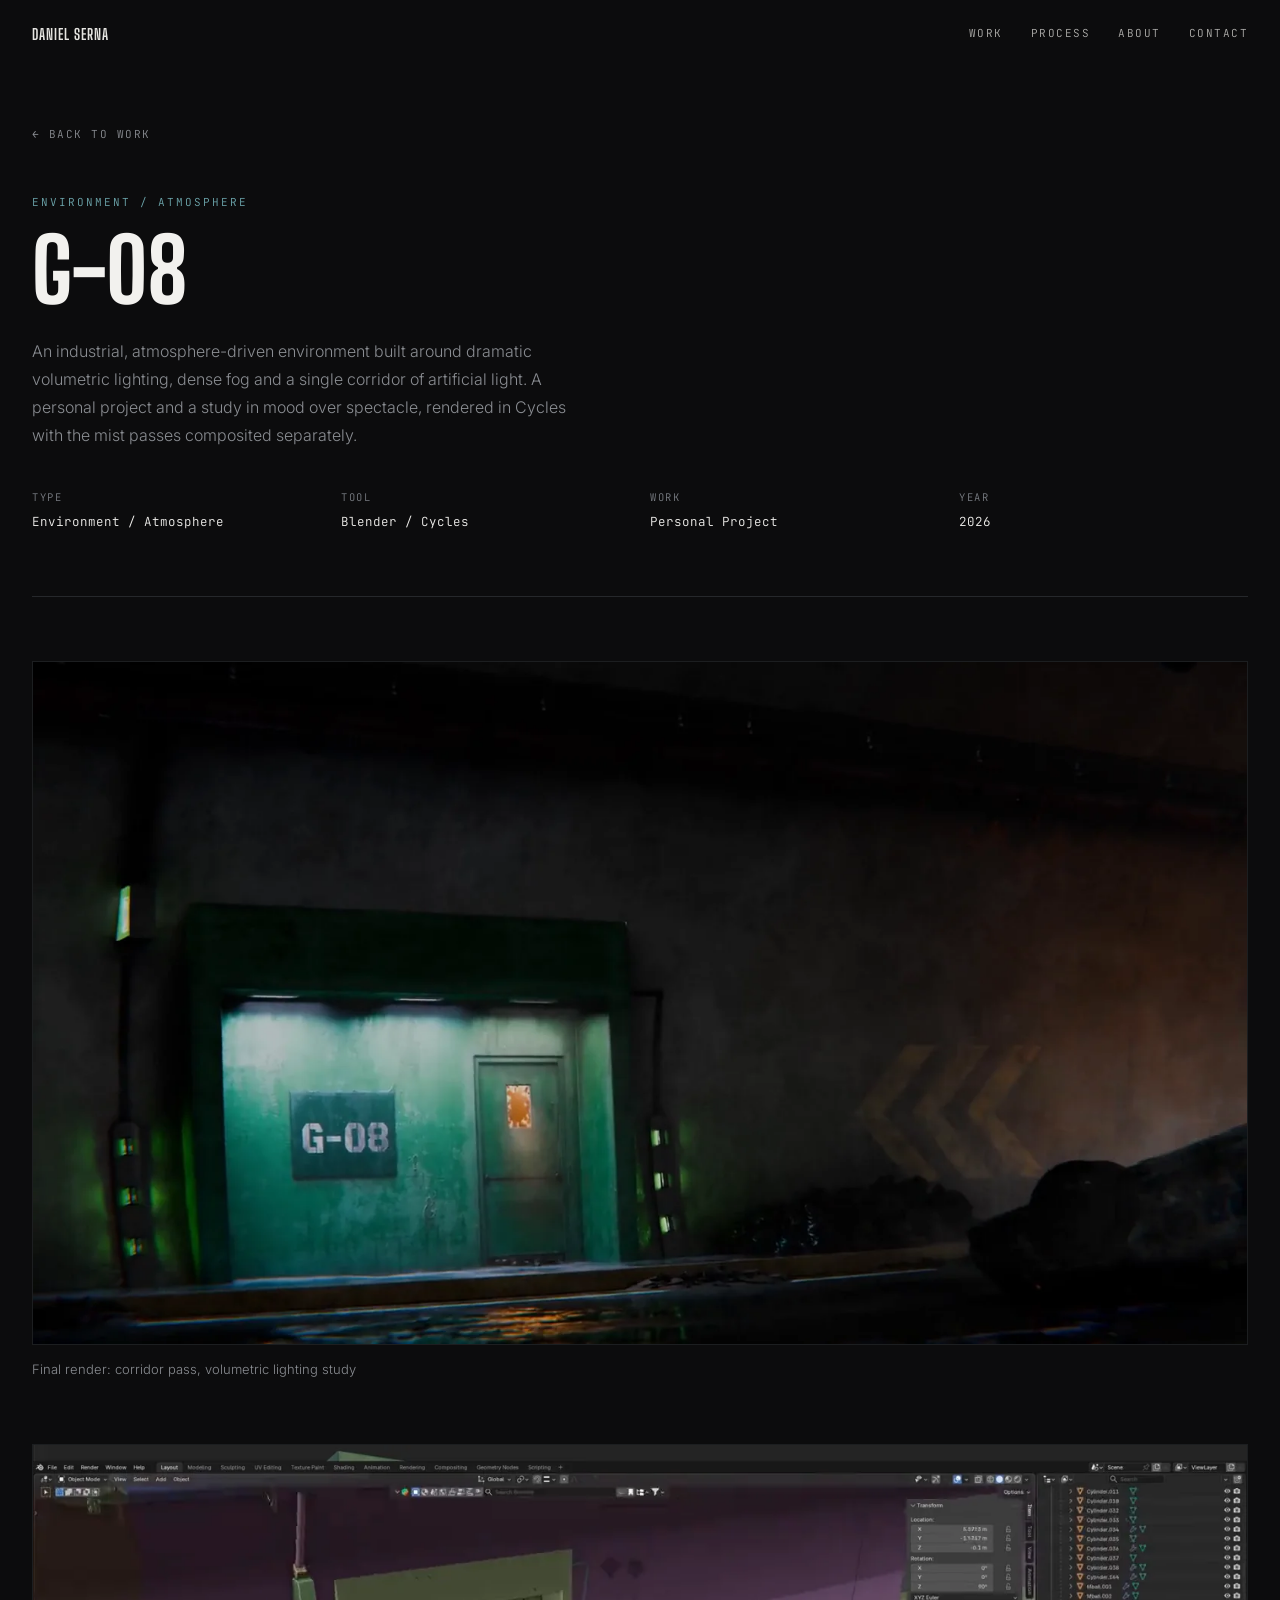
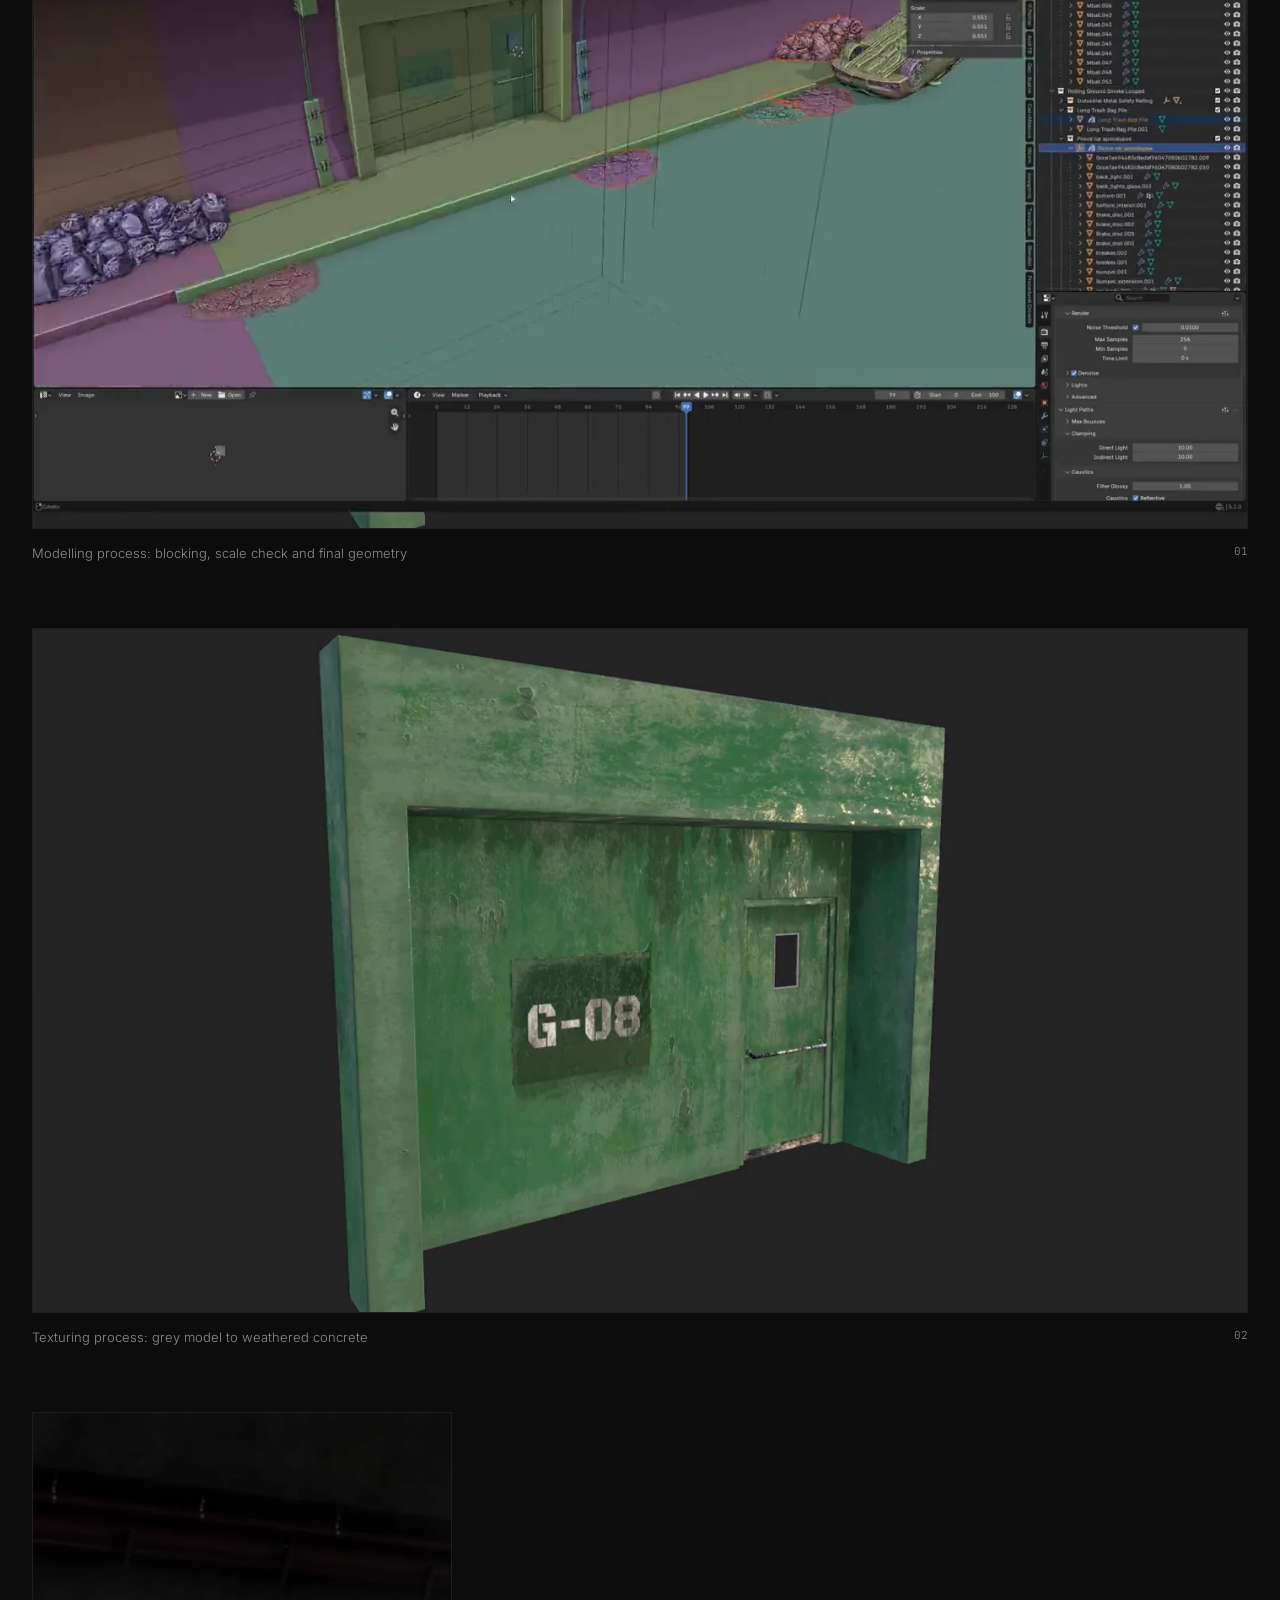
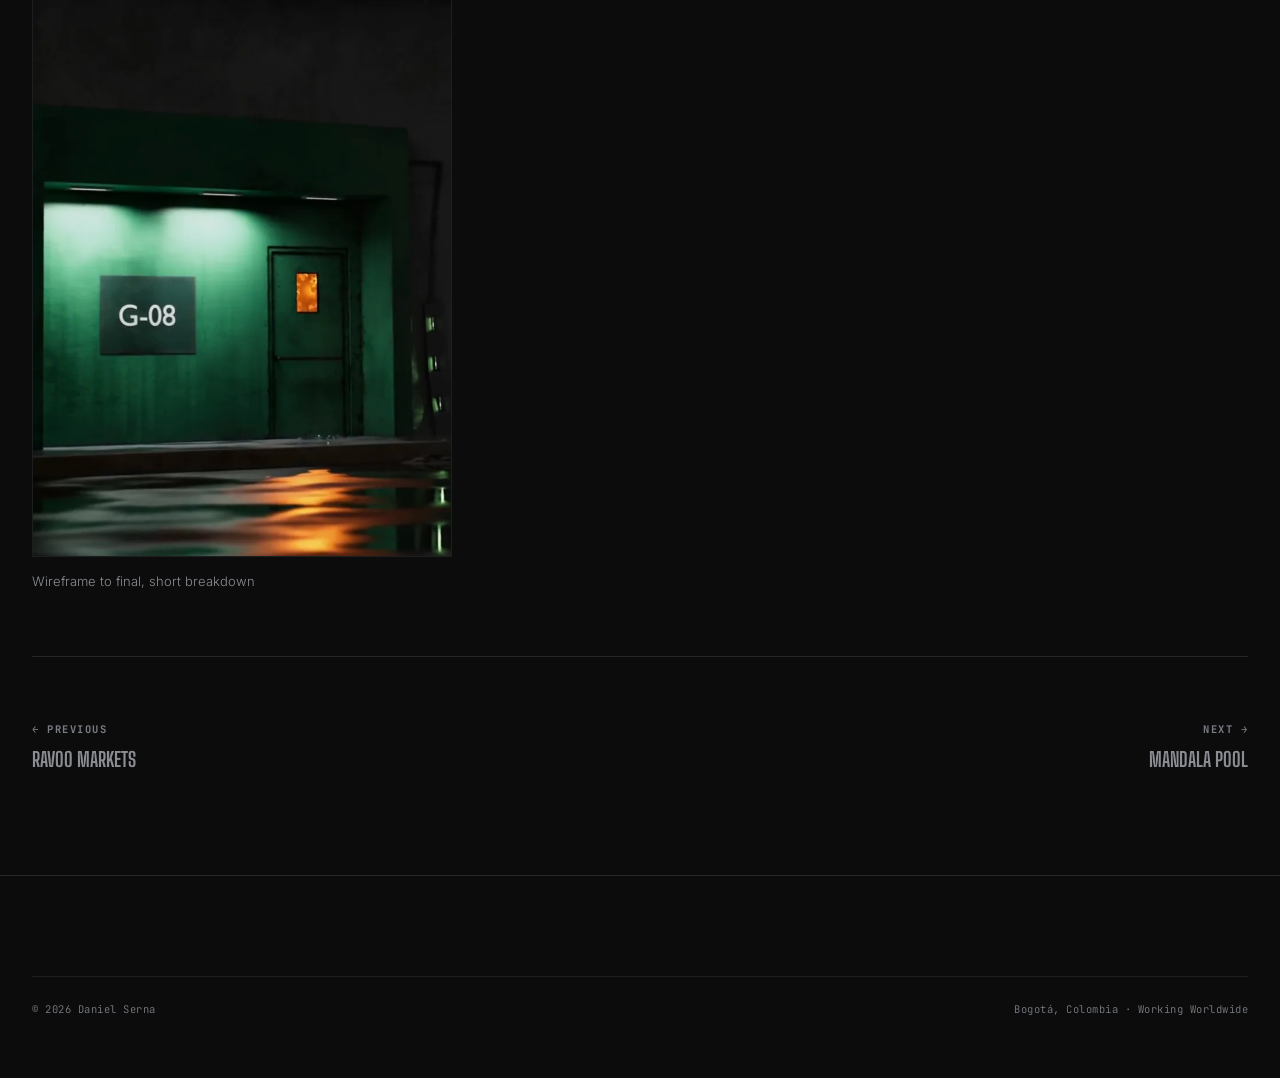
<file: work/gate08.html>
<!DOCTYPE html>
<html lang="en">
<head>
<meta charset="UTF-8">
<meta name="viewport" content="width=device-width, initial-scale=1.0">

<title>G-08 · Daniel Serna</title>
<meta name="description" content="An industrial, atmosphere-driven environment built around dramatic volumetric lighting, dense fog and a single corridor of artificial light.">
<link rel="canonical" href="https://www.daiserna.com/work/gate08.html">
<meta name="theme-color" content="#0c0c0d">

<meta property="og:type" content="article">
<meta property="og:site_name" content="Daniel Serna">
<meta property="og:url" content="https://www.daiserna.com/work/gate08.html">
<meta property="og:title" content="G-08 · Daniel Serna">
<meta property="og:description" content="An industrial, atmosphere-driven environment built around dramatic volumetric lighting, dense fog and a single corridor of artificial light.">
<meta property="og:image" content="https://www.daiserna.com/img/hero_gate08.webp">
<meta name="twitter:card" content="summary_large_image">
<meta name="twitter:title" content="G-08 · Daniel Serna">
<meta name="twitter:description" content="An industrial, atmosphere-driven environment built around dramatic volumetric lighting, dense fog and a single corridor of artificial light.">
<meta name="twitter:image" content="https://www.daiserna.com/img/hero_gate08.webp">

<link rel="icon" href="/favicon.svg" type="image/svg+xml">

<link rel="preconnect" href="https://fonts.googleapis.com">
<link rel="preconnect" href="https://fonts.gstatic.com" crossorigin>
<link href="https://fonts.googleapis.com/css2?family=Big+Shoulders+Display:wght@500;700;800&family=Inter:wght@300;400;500;600&family=JetBrains+Mono:wght@400;500&display=swap" rel="stylesheet">
<link rel="stylesheet" href="../style.css">

<script type="application/ld+json">
{
  "@context": "https://schema.org",
  "@type": "CreativeWork",
  "name": "G-08",
  "description": "An industrial, atmosphere-driven environment built around dramatic volumetric lighting, dense fog and a single corridor of artificial light.",
  "url": "https://www.daiserna.com/work/gate08.html",
  "image": "https://www.daiserna.com/img/hero_gate08.webp",
  "creator": {
    "@type": "Person",
    "name": "Daniel Serna",
    "url": "https://www.daiserna.com/"
  },
  "dateCreated": "2026",
  "keywords": "Environment / Atmosphere"
}
</script>
</head>
<body>

<a class="skip-link" href="#project">Skip to project</a>

<nav class="site-nav">
  <div class="nav-mark"><a href="../index.html">Daniel Serna</a></div>
  <div class="nav-links">
    <a href="../index.html#work">Work</a>
    <a href="../index.html#process">Process</a>
    <a href="../index.html#about">About</a>
    <a href="../index.html#contact">Contact</a>
  </div>
</nav>

<main class="wrap" id="project">
  <div class="breadcrumb reveal">
    <a href="../index.html#work"><span class="back-arrow">←</span> Back to Work</a>
  </div>

  <div class="p-header reveal">
    <div class="p-eyebrow">Environment / Atmosphere</div>
    <h1 class="p-title">G-08</h1>
    <p class="p-desc">An industrial, atmosphere-driven environment built around dramatic volumetric lighting, dense fog and a single corridor of artificial light. A personal project and a study in mood over spectacle, rendered in Cycles with the mist passes composited separately.</p>
    <div class="p-meta">
      <div><div class="k">Type</div><div class="v">Environment / Atmosphere</div></div>
      <div><div class="k">Tool</div><div class="v">Blender / Cycles</div></div>
      <div><div class="k">Work</div><div class="v">Personal Project</div></div>
      <div><div class="k">Year</div><div class="v">2026</div></div>
    </div>
  </div>

  <div class="p-gallery">
    <figure class="p-figure reveal">
      <video src="../video/gate08-hero.mp4" poster="../img/hero_gate08.webp" preload="none" muted loop playsinline aria-label="Corridor pass, volumetric lighting study"></video>
      <figcaption class="cap"><span class="cap-title">Final render: corridor pass, volumetric lighting study</span></figcaption>
    </figure>
    <figure class="p-figure reveal">
      <video src="../video/gate08-modelling.mp4" poster="../img/gate08-modelling-poster.webp" preload="none" muted loop playsinline aria-label="Modelling process, from blocking to final geometry"></video>
      <figcaption class="cap"><span class="cap-title">Modelling process: blocking, scale check and final geometry</span><span>01</span></figcaption>
    </figure>
    <figure class="p-figure reveal">
      <video src="../video/gate08-texturing.mp4" poster="../img/gate08-texturing-poster.webp" preload="none" muted loop playsinline aria-label="Texturing process, from grey model to weathered concrete"></video>
      <figcaption class="cap"><span class="cap-title">Texturing process: grey model to weathered concrete</span><span>02</span></figcaption>
    </figure>
    <figure class="p-figure portrait reveal">
      <video src="../video/gate08-reel.mp4" poster="../img/gate08-reel-poster.webp" preload="none" muted loop playsinline aria-label="Wireframe to final breakdown"></video>
      <figcaption class="cap"><span class="cap-title">Wireframe to final, short breakdown</span></figcaption>
    </figure>
  </div>

  <nav class="p-nav reveal" aria-label="Project navigation">
    <a href="ravoo-markets.html"><span><span class="dir">← Previous</span>Ravoo Markets</span></a>
    <a class="next-link" href="mandala-pool.html"><span><span class="dir">Next →</span>Mandala Pool</span></a>
  </nav>
</main>

<section class="contact wrap" style="padding-top:0;">
  <footer>
    <div>© <span data-year>2026</span> Daniel Serna</div>
    <div>Bogotá, Colombia · Working Worldwide</div>
  </footer>
</section>

<script src="../script.js"></script>
</body>
</html>
</file>
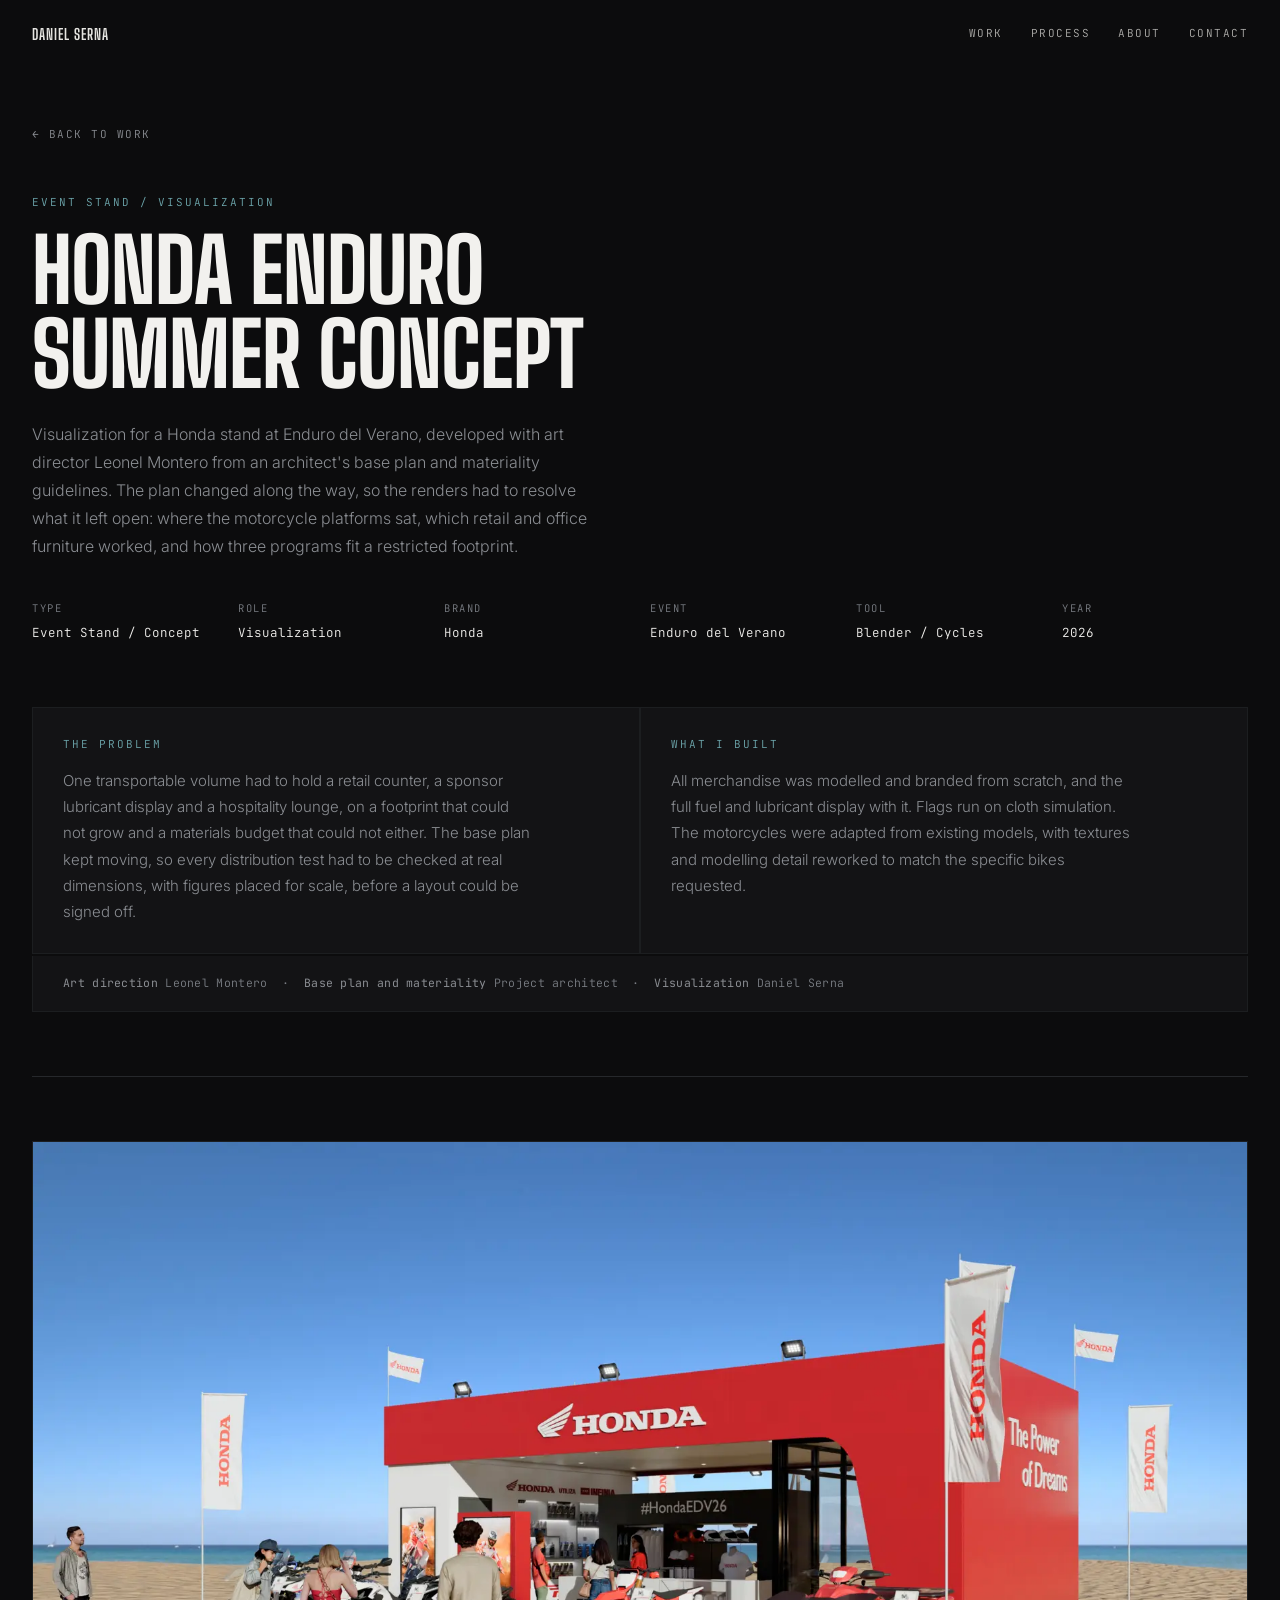
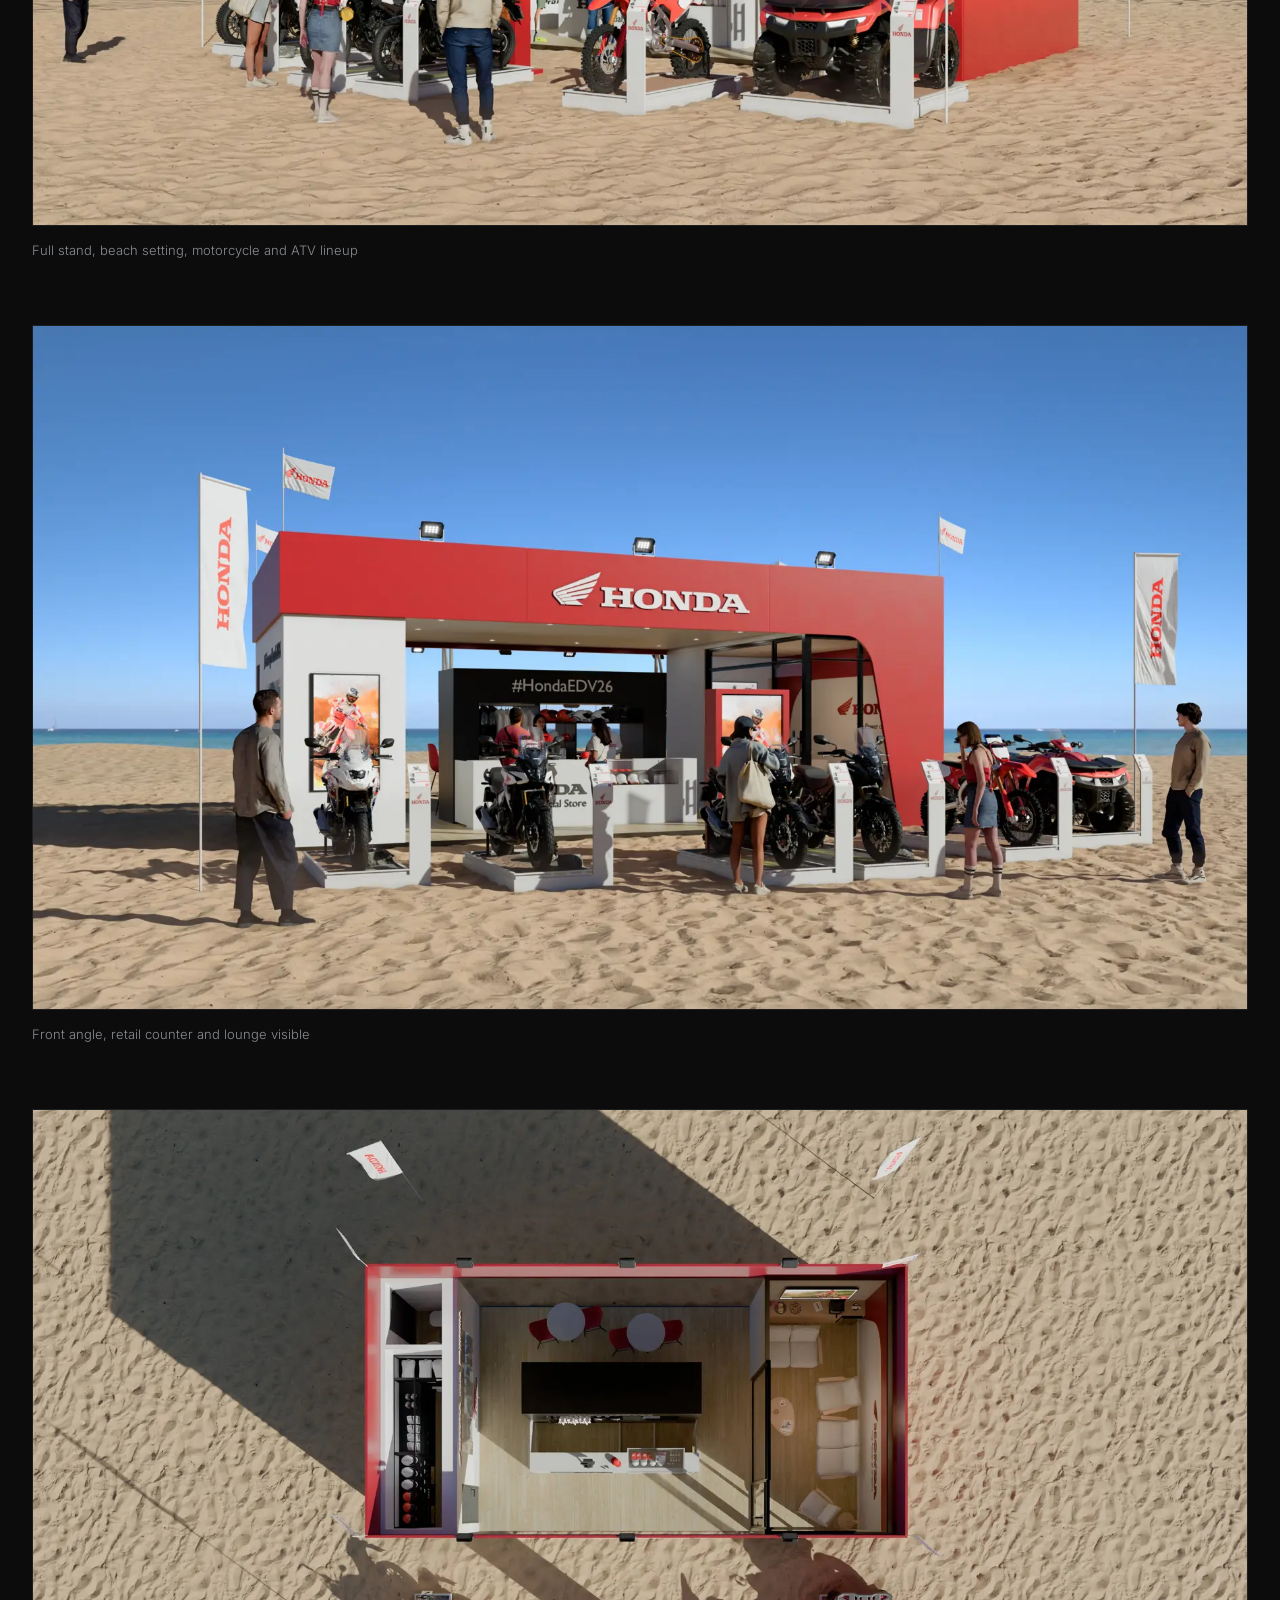
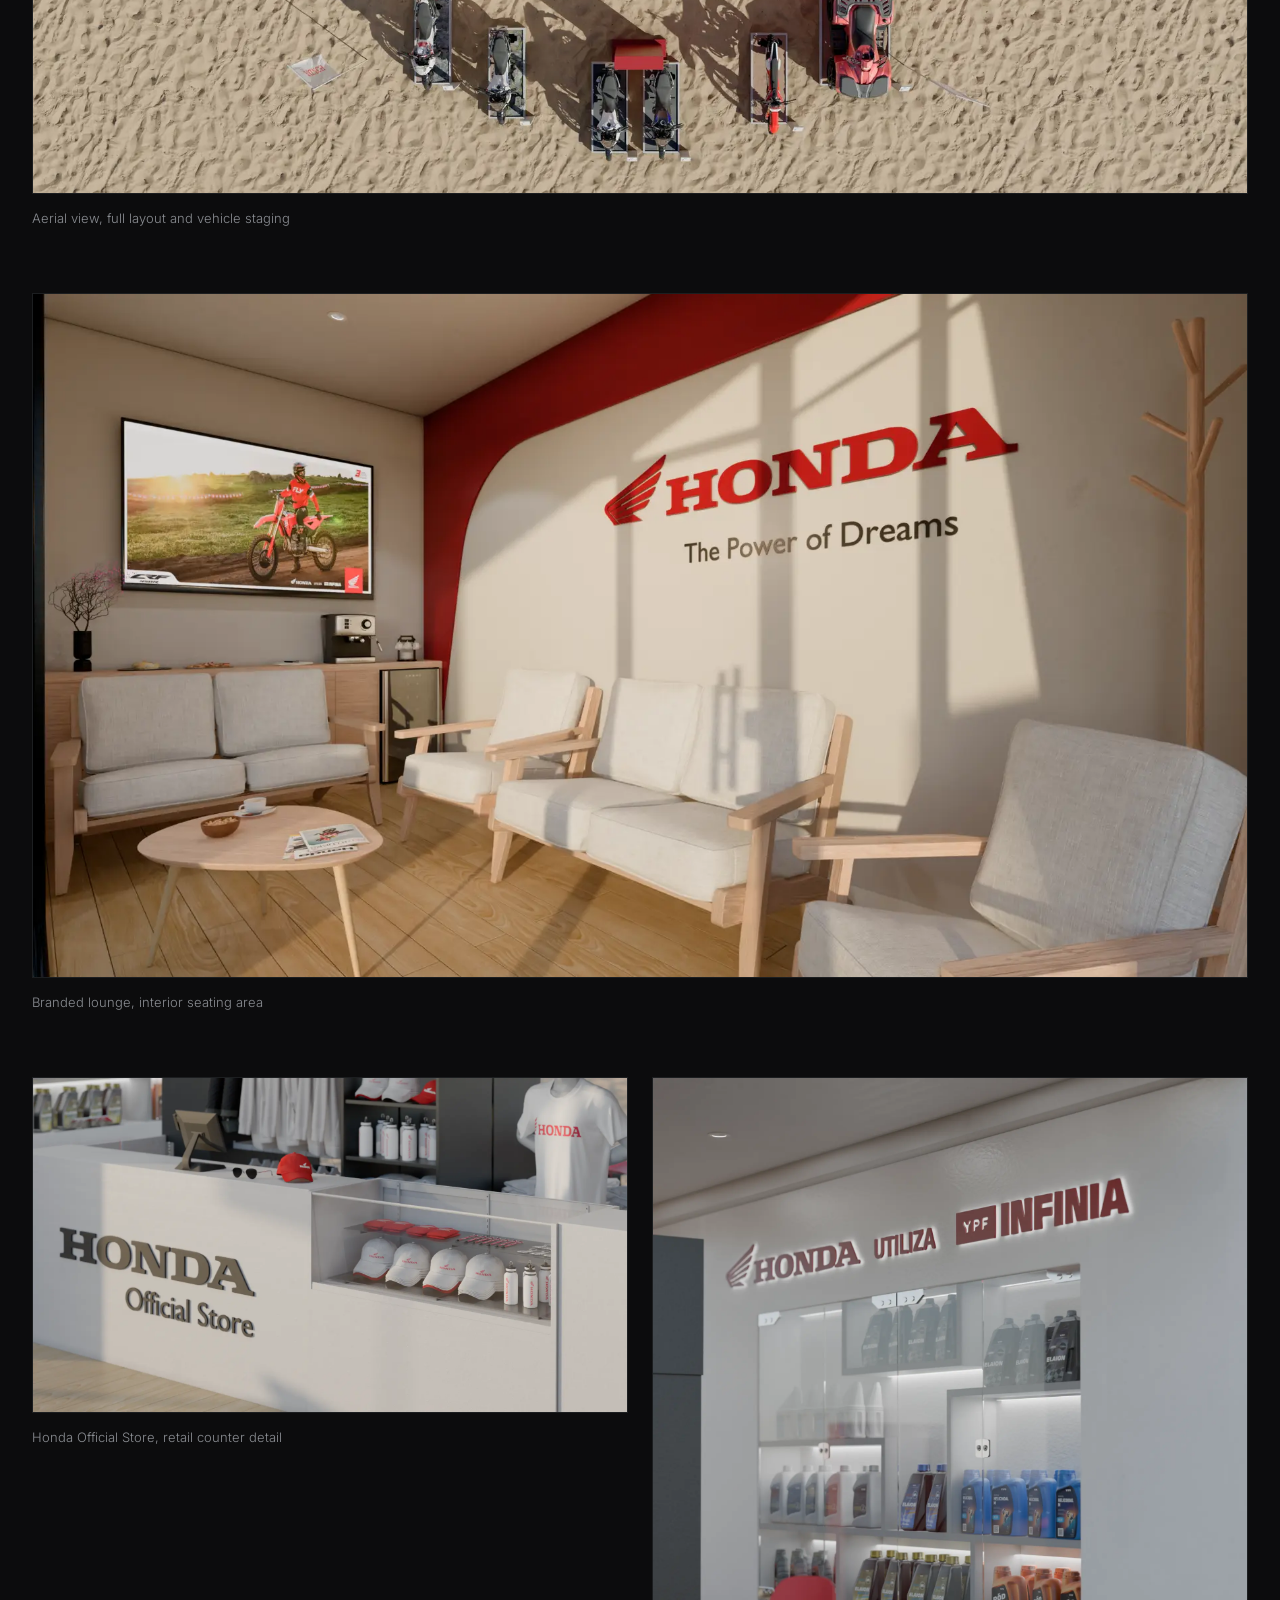
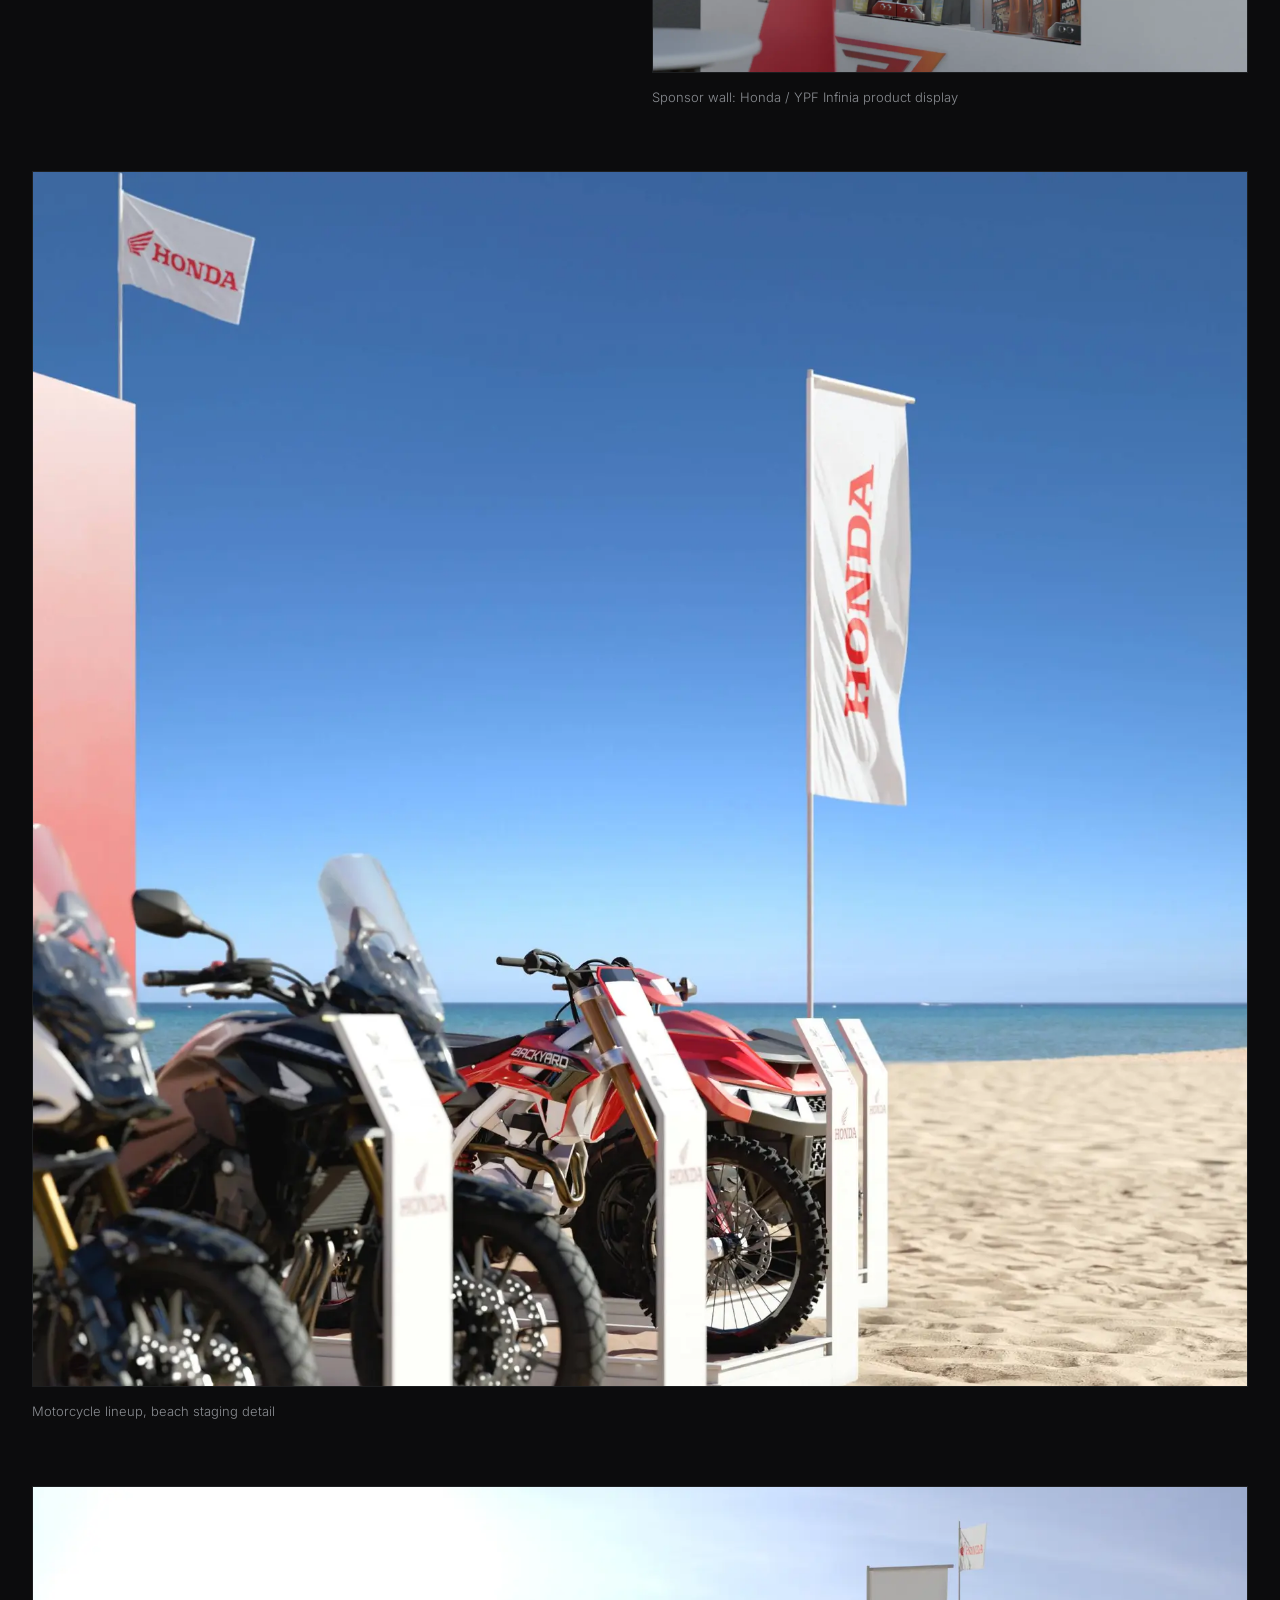
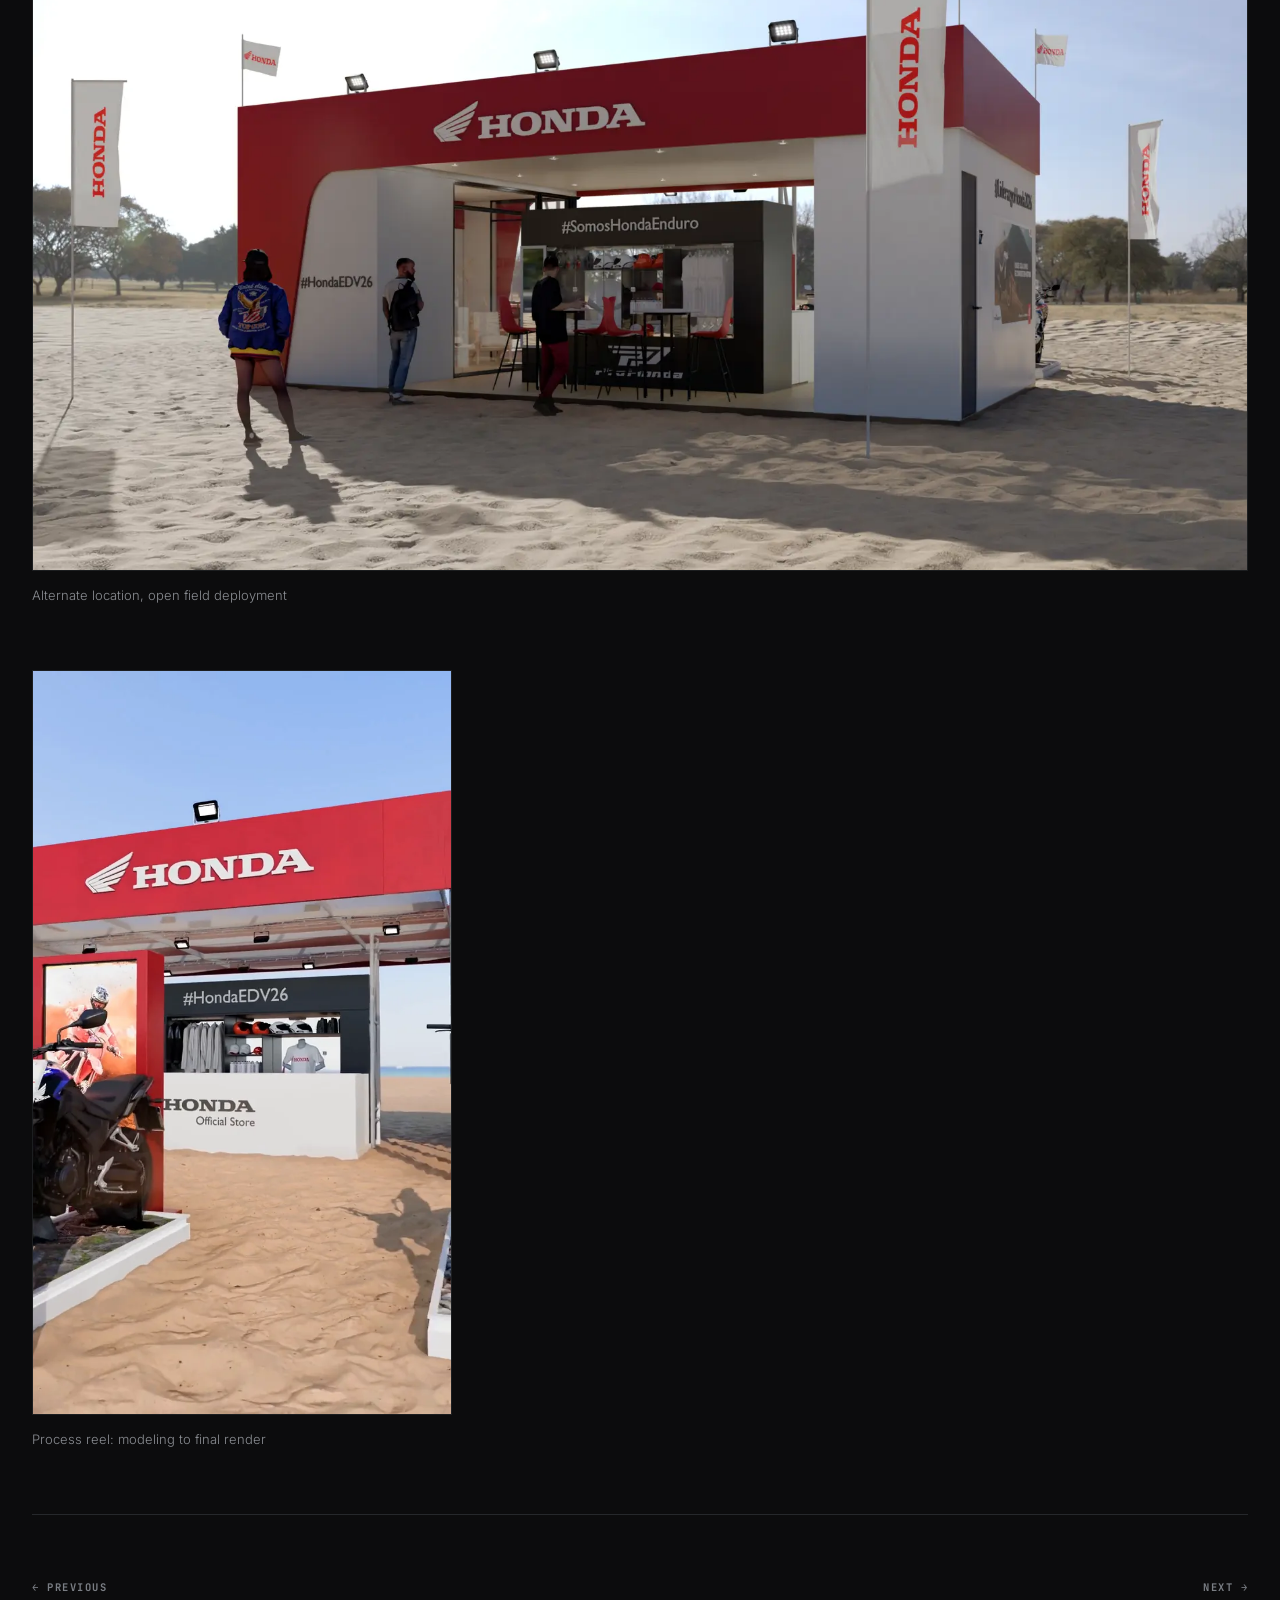
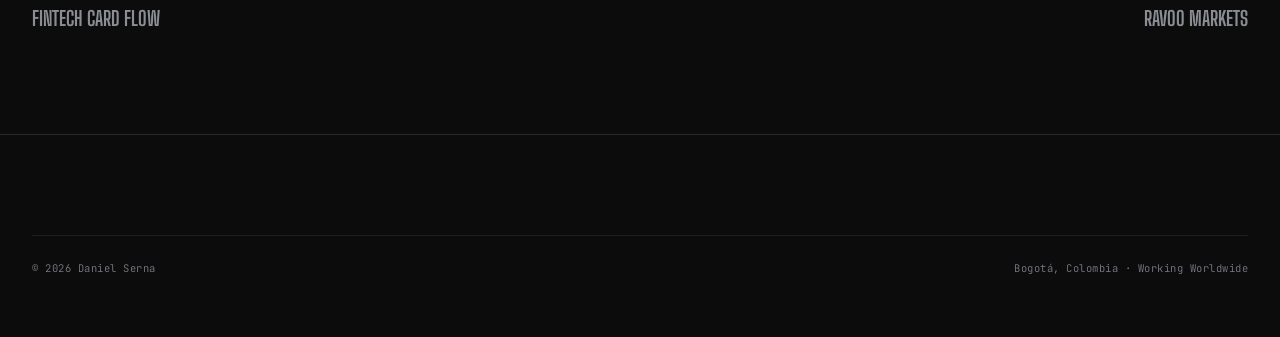
<file: work/honda-beach-stand.html>
<!DOCTYPE html>
<html lang="en">
<head>
<meta charset="UTF-8">
<meta name="viewport" content="width=device-width, initial-scale=1.0">

<title>Honda Enduro Summer Concept · Daniel Serna</title>
<meta name="description" content="Visualization for a Honda stand at Enduro del Verano, developed with art director Leonel Montero from an architect's base plan and materiality guidelines.">
<link rel="canonical" href="https://www.daiserna.com/work/honda-beach-stand.html">
<meta name="theme-color" content="#0c0c0d">

<meta property="og:type" content="article">
<meta property="og:site_name" content="Daniel Serna">
<meta property="og:url" content="https://www.daiserna.com/work/honda-beach-stand.html">
<meta property="og:title" content="Honda Enduro Summer Concept · Daniel Serna">
<meta property="og:description" content="Visualization for a Honda stand at Enduro del Verano, developed with art director Leonel Montero from an architect's base plan and materiality guidelines.">
<meta property="og:image" content="https://www.daiserna.com/img/honda_general_002.webp">
<meta name="twitter:card" content="summary_large_image">
<meta name="twitter:title" content="Honda Enduro Summer Concept · Daniel Serna">
<meta name="twitter:description" content="Visualization for a Honda stand at Enduro del Verano, developed with art director Leonel Montero from an architect's base plan and materiality guidelines.">
<meta name="twitter:image" content="https://www.daiserna.com/img/honda_general_002.webp">

<link rel="icon" href="/favicon.svg" type="image/svg+xml">

<link rel="preconnect" href="https://fonts.googleapis.com">
<link rel="preconnect" href="https://fonts.gstatic.com" crossorigin>
<link href="https://fonts.googleapis.com/css2?family=Big+Shoulders+Display:wght@500;700;800&family=Inter:wght@300;400;500;600&family=JetBrains+Mono:wght@400;500&display=swap" rel="stylesheet">
<link rel="stylesheet" href="../style.css">

<script type="application/ld+json">
{
  "@context": "https://schema.org",
  "@type": "CreativeWork",
  "name": "Honda Enduro Summer Concept",
  "description": "Visualization for a Honda stand at Enduro del Verano, developed with art director Leonel Montero from an architect's base plan and materiality guidelines.",
  "url": "https://www.daiserna.com/work/honda-beach-stand.html",
  "image": "https://www.daiserna.com/img/honda_general_002.webp",
  "creator": {
    "@type": "Person",
    "name": "Daniel Serna",
    "url": "https://www.daiserna.com/"
  },
  "dateCreated": "2026",
  "keywords": "Event / Touring Concept"
}
</script>
</head>
<body>

<a class="skip-link" href="#project">Skip to project</a>

<nav class="site-nav">
  <div class="nav-mark"><a href="../index.html">Daniel Serna</a></div>
  <div class="nav-links">
    <a href="../index.html#work">Work</a>
    <a href="../index.html#process">Process</a>
    <a href="../index.html#about">About</a>
    <a href="../index.html#contact">Contact</a>
  </div>
</nav>

<main class="wrap" id="project">
  <div class="breadcrumb reveal">
    <a href="../index.html#work"><span class="back-arrow">←</span> Back to Work</a>
  </div>

  <div class="p-header reveal">
    <div class="p-eyebrow">Event Stand / Visualization</div>
    <h1 class="p-title">Honda Enduro<br>Summer Concept</h1>
    <p class="p-desc">Visualization for a Honda stand at Enduro del Verano, developed with art director Leonel Montero from an architect's base plan and materiality guidelines. The plan changed along the way, so the renders had to resolve what it left open: where the motorcycle platforms sat, which retail and office furniture worked, and how three programs fit a restricted footprint.</p>
    <div class="p-meta">
      <div><div class="k">Type</div><div class="v">Event Stand / Concept</div></div>
      <div><div class="k">Role</div><div class="v">Visualization</div></div>
      <div><div class="k">Brand</div><div class="v">Honda</div></div>
      <div><div class="k">Event</div><div class="v">Enduro del Verano</div></div>
      <div><div class="k">Tool</div><div class="v">Blender / Cycles</div></div>
      <div><div class="k">Year</div><div class="v">2026</div></div>
    </div>

    <div class="p-case reveal">
      <div>
        <div class="k">The problem</div>
        <p>One transportable volume had to hold a retail counter, a sponsor lubricant display and a hospitality lounge, on a footprint that could not grow and a materials budget that could not either. The base plan kept moving, so every distribution test had to be checked at real dimensions, with figures placed for scale, before a layout could be signed off.</p>
      </div>
      <div>
        <div class="k">What I built</div>
        <p>All merchandise was modelled and branded from scratch, and the full fuel and lubricant display with it. Flags run on cloth simulation. The motorcycles were adapted from existing models, with textures and modelling detail reworked to match the specific bikes requested.</p>
      </div>
    </div>
    <div class="p-credits reveal">
      <b>Art direction</b> Leonel Montero &nbsp;·&nbsp; <b>Base plan and materiality</b> Project architect &nbsp;·&nbsp; <b>Visualization</b> Daniel Serna
    </div>
  </div>

  <div class="p-gallery">
    <figure class="p-figure reveal">
      <img src="../img/honda_general_002.webp"
           srcset="../img/800/honda_general_002.webp 800w, ../img/honda_general_002.webp 1800w"
           sizes="(max-width:900px) 100vw, 900px"
           width="1800" height="1013" loading="lazy" decoding="async"
           alt="Full stand, beach setting, motorcycle and ATV lineup">
      <figcaption class="cap"><span class="cap-title">Full stand, beach setting, motorcycle and ATV lineup</span></figcaption>
    </figure>
    <figure class="p-figure reveal">
      <img src="../img/honda_general_001.webp"
           srcset="../img/800/honda_general_001.webp 800w, ../img/honda_general_001.webp 1800w"
           sizes="(max-width:900px) 100vw, 900px"
           width="1800" height="1013" loading="lazy" decoding="async"
           alt="Front angle, retail counter and lounge visible">
      <figcaption class="cap"><span class="cap-title">Front angle, retail counter and lounge visible</span></figcaption>
    </figure>
    <figure class="p-figure reveal">
      <img src="../img/honda_aerial.webp"
           srcset="../img/800/honda_aerial.webp 800w, ../img/honda_aerial.webp 1800w"
           sizes="(max-width:900px) 100vw, 900px"
           width="1800" height="1013" loading="lazy" decoding="async"
           alt="Aerial view, full layout and vehicle staging">
      <figcaption class="cap"><span class="cap-title">Aerial view, full layout and vehicle staging</span></figcaption>
    </figure>
    <figure class="p-figure reveal">
      <img src="../img/honda_office.webp"
           srcset="../img/800/honda_office.webp 800w, ../img/honda_office.webp 1800w"
           sizes="(max-width:900px) 100vw, 900px"
           width="1800" height="1013" loading="lazy" decoding="async"
           alt="Branded lounge, interior seating area">
      <figcaption class="cap"><span class="cap-title">Branded lounge, interior seating area</span></figcaption>
    </figure>
    <div class="p-figure-pair">
    <figure class="p-figure reveal">
      <img src="../img/honda_closeup_store.webp"
           srcset="../img/800/honda_closeup_store.webp 800w, ../img/honda_closeup_store.webp 1800w"
           sizes="(max-width:900px) 100vw, 900px"
           width="1800" height="1013" loading="lazy" decoding="async"
           alt="Honda Official Store, retail counter detail">
      <figcaption class="cap"><span class="cap-title">Honda Official Store, retail counter detail</span></figcaption>
    </figure>
    <figure class="p-figure reveal">
      <img src="../img/honda_closeup_wall.webp"
           srcset="../img/800/honda_closeup_wall.webp 800w, ../img/honda_closeup_wall.webp 1800w"
           sizes="(max-width:900px) 100vw, 900px"
           width="1800" height="1800" loading="lazy" decoding="async"
           alt="Sponsor wall: Honda / YPF Infinia product display">
      <figcaption class="cap"><span class="cap-title">Sponsor wall: Honda / YPF Infinia product display</span></figcaption>
    </figure>
    </div>
    <figure class="p-figure reveal">
      <img src="../img/honda_closeup_motos.webp"
           srcset="../img/800/honda_closeup_motos.webp 800w, ../img/honda_closeup_motos.webp 1800w"
           sizes="(max-width:900px) 100vw, 900px"
           width="1800" height="1800" loading="lazy" decoding="async"
           alt="Motorcycle lineup, beach staging detail">
      <figcaption class="cap"><span class="cap-title">Motorcycle lineup, beach staging detail</span></figcaption>
    </figure>
    <figure class="p-figure reveal">
      <img src="../img/honda_general_004.webp"
           srcset="../img/800/honda_general_004.webp 800w, ../img/honda_general_004.webp 1800w"
           sizes="(max-width:900px) 100vw, 900px"
           width="1800" height="1013" loading="lazy" decoding="async"
           alt="Alternate location, open field deployment">
      <figcaption class="cap"><span class="cap-title">Alternate location, open field deployment</span></figcaption>
    </figure>
    <figure class="p-figure portrait reveal">
      <video src="../video/honda-reel.mp4" poster="../img/honda-reel-poster.webp" preload="none" muted loop playsinline aria-label="Process reel: modeling to final render"></video>
      <figcaption class="cap"><span class="cap-title">Process reel: modeling to final render</span></figcaption>
    </figure>
  </div>

  <nav class="p-nav reveal" aria-label="Project navigation">
    <a href="fintech-cards.html"><span><span class="dir">← Previous</span>Fintech Card Flow</span></a>
    <a class="next-link" href="ravoo-markets.html"><span><span class="dir">Next →</span>Ravoo Markets</span></a>
  </nav>
</main>

<section class="contact wrap" style="padding-top:0;">
  <footer>
    <div>© <span data-year>2026</span> Daniel Serna</div>
    <div>Bogotá, Colombia · Working Worldwide</div>
  </footer>
</section>

<script src="../script.js"></script>
</body>
</html>
</file>
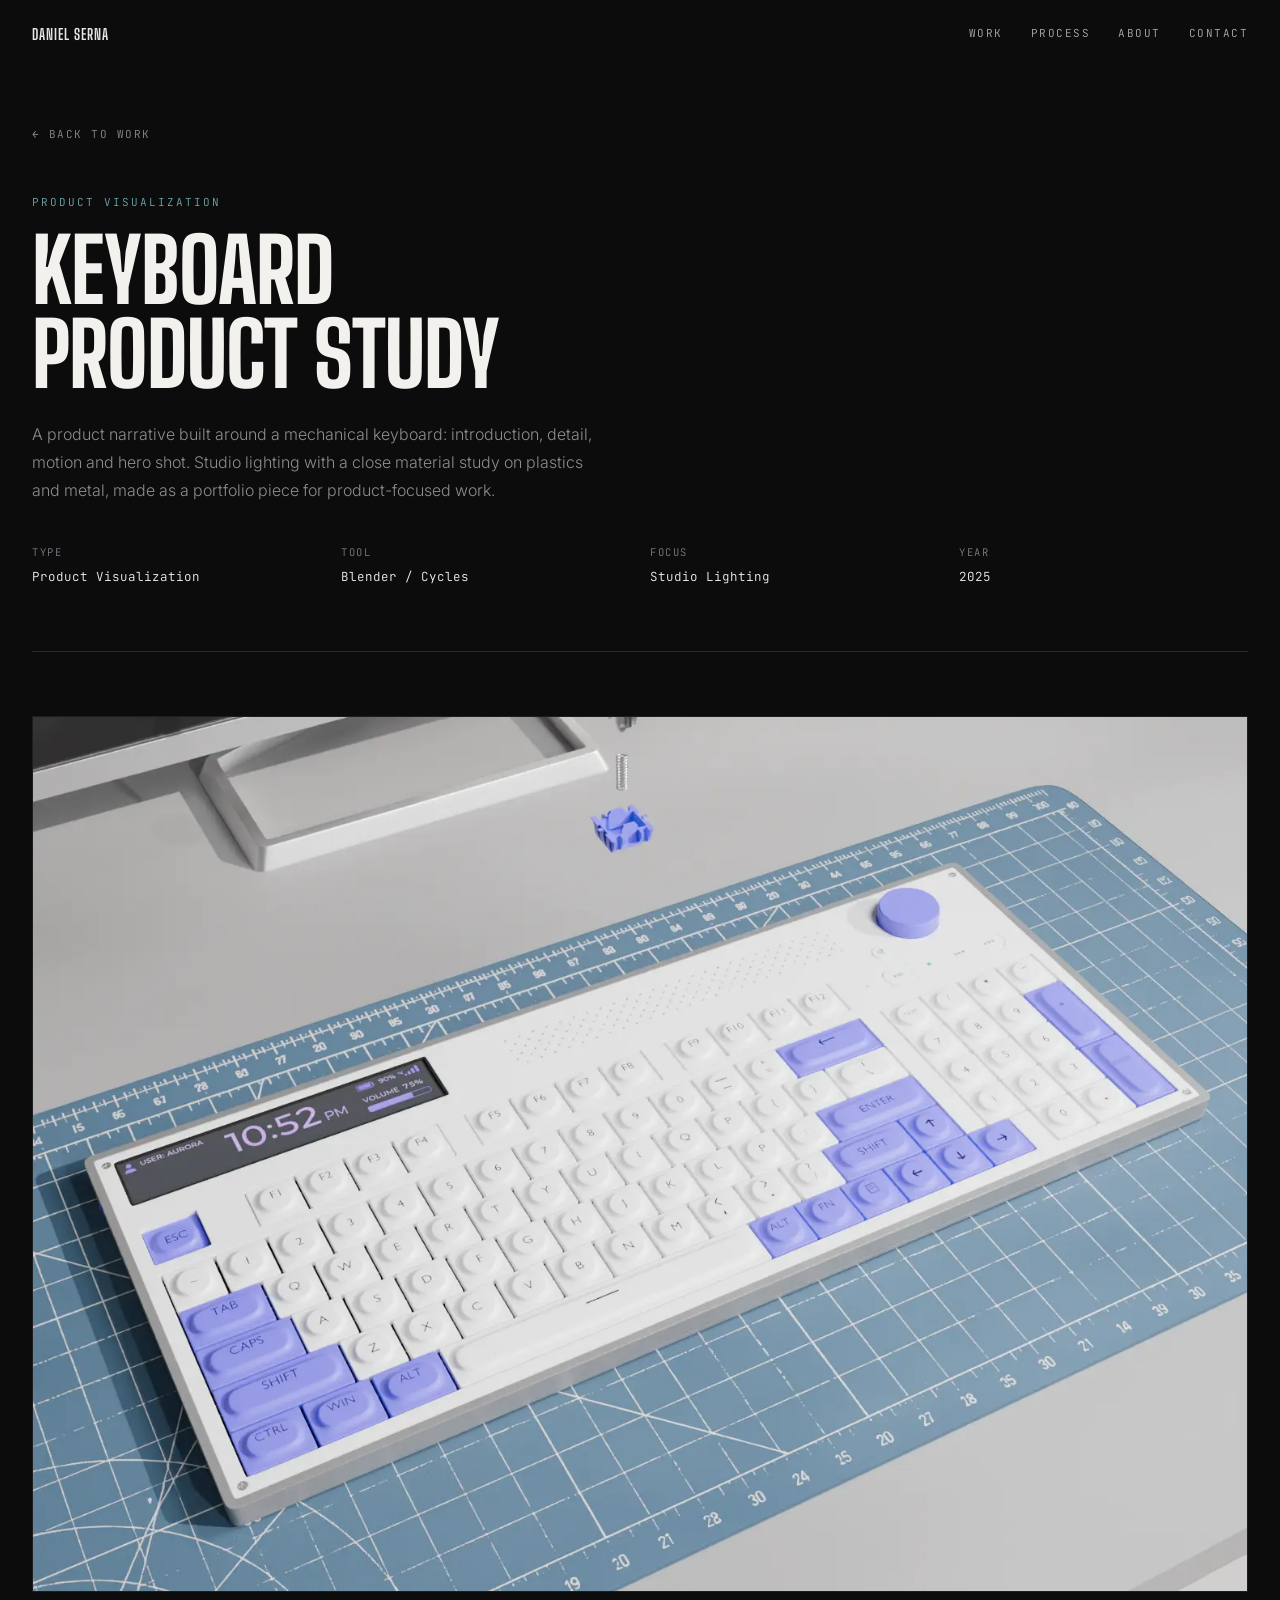
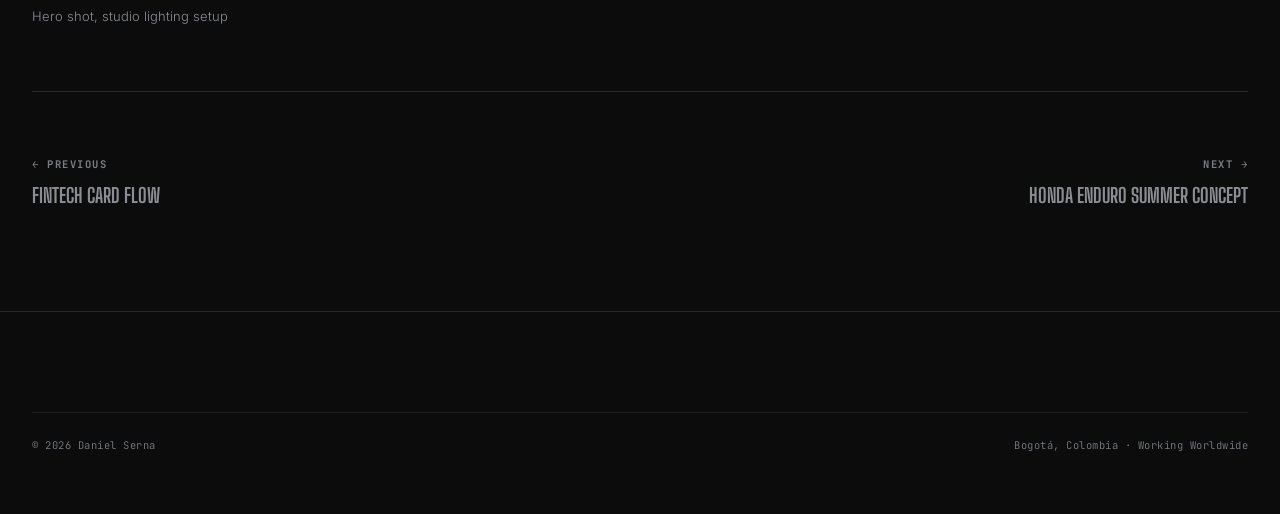
<file: work/keyboard.html>
<!DOCTYPE html>
<html lang="en">
<head>
<meta charset="UTF-8">
<meta name="viewport" content="width=device-width, initial-scale=1.0">

<title>Keyboard Product Study · Daniel Serna</title>
<meta name="description" content="A product narrative built around a mechanical keyboard: introduction, detail, motion and hero shot.">
<link rel="canonical" href="https://www.daiserna.com/work/keyboard.html">
<meta name="theme-color" content="#0c0c0d">

<meta property="og:type" content="article">
<meta property="og:site_name" content="Daniel Serna">
<meta property="og:url" content="https://www.daiserna.com/work/keyboard.html">
<meta property="og:title" content="Keyboard Product Study · Daniel Serna">
<meta property="og:description" content="A product narrative built around a mechanical keyboard: introduction, detail, motion and hero shot.">
<meta property="og:image" content="https://www.daiserna.com/img/keyboard.webp">
<meta name="twitter:card" content="summary_large_image">
<meta name="twitter:title" content="Keyboard Product Study · Daniel Serna">
<meta name="twitter:description" content="A product narrative built around a mechanical keyboard: introduction, detail, motion and hero shot.">
<meta name="twitter:image" content="https://www.daiserna.com/img/keyboard.webp">

<link rel="icon" href="/favicon.svg" type="image/svg+xml">

<link rel="preconnect" href="https://fonts.googleapis.com">
<link rel="preconnect" href="https://fonts.gstatic.com" crossorigin>
<link href="https://fonts.googleapis.com/css2?family=Big+Shoulders+Display:wght@500;700;800&family=Inter:wght@300;400;500;600&family=JetBrains+Mono:wght@400;500&display=swap" rel="stylesheet">
<link rel="stylesheet" href="../style.css">

<script type="application/ld+json">
{
  "@context": "https://schema.org",
  "@type": "CreativeWork",
  "name": "Keyboard Product Study",
  "description": "A product narrative built around a mechanical keyboard: introduction, detail, motion and hero shot.",
  "url": "https://www.daiserna.com/work/keyboard.html",
  "image": "https://www.daiserna.com/img/keyboard.webp",
  "creator": {
    "@type": "Person",
    "name": "Daniel Serna",
    "url": "https://www.daiserna.com/"
  },
  "dateCreated": "2025",
  "keywords": "Product Visualization"
}
</script>
</head>
<body>

<a class="skip-link" href="#project">Skip to project</a>

<nav class="site-nav">
  <div class="nav-mark"><a href="../index.html">Daniel Serna</a></div>
  <div class="nav-links">
    <a href="../index.html#work">Work</a>
    <a href="../index.html#process">Process</a>
    <a href="../index.html#about">About</a>
    <a href="../index.html#contact">Contact</a>
  </div>
</nav>

<main class="wrap" id="project">
  <div class="breadcrumb reveal">
    <a href="../index.html#work"><span class="back-arrow">←</span> Back to Work</a>
  </div>

  <div class="p-header reveal">
    <div class="p-eyebrow">Product Visualization</div>
    <h1 class="p-title">Keyboard<br>Product Study</h1>
    <p class="p-desc">A product narrative built around a mechanical keyboard: introduction, detail, motion and hero shot. Studio lighting with a close material study on plastics and metal, made as a portfolio piece for product-focused work.</p>
    <div class="p-meta">
      <div><div class="k">Type</div><div class="v">Product Visualization</div></div>
      <div><div class="k">Tool</div><div class="v">Blender / Cycles</div></div>
      <div><div class="k">Focus</div><div class="v">Studio Lighting</div></div>
      <div><div class="k">Year</div><div class="v">2025</div></div>
    </div>
  </div>

  <div class="p-gallery">
    <figure class="p-figure reveal">
      <img src="../img/keyboard.webp"
           srcset="../img/800/keyboard.webp 800w, ../img/keyboard.webp 1500w"
           sizes="(max-width:900px) 100vw, 900px"
           width="1500" height="1080" loading="lazy" decoding="async"
           alt="Hero shot, studio lighting setup">
      <figcaption class="cap"><span class="cap-title">Hero shot, studio lighting setup</span></figcaption>
    </figure>
  </div>

  <nav class="p-nav reveal" aria-label="Project navigation">
    <a href="fintech-cards.html"><span><span class="dir">← Previous</span>Fintech Card Flow</span></a>
    <a class="next-link" href="honda-beach-stand.html"><span><span class="dir">Next →</span>Honda Enduro Summer Concept</span></a>
  </nav>
</main>

<section class="contact wrap" style="padding-top:0;">
  <footer>
    <div>© <span data-year>2026</span> Daniel Serna</div>
    <div>Bogotá, Colombia · Working Worldwide</div>
  </footer>
</section>

<script src="../script.js"></script>
</body>
</html>
</file>
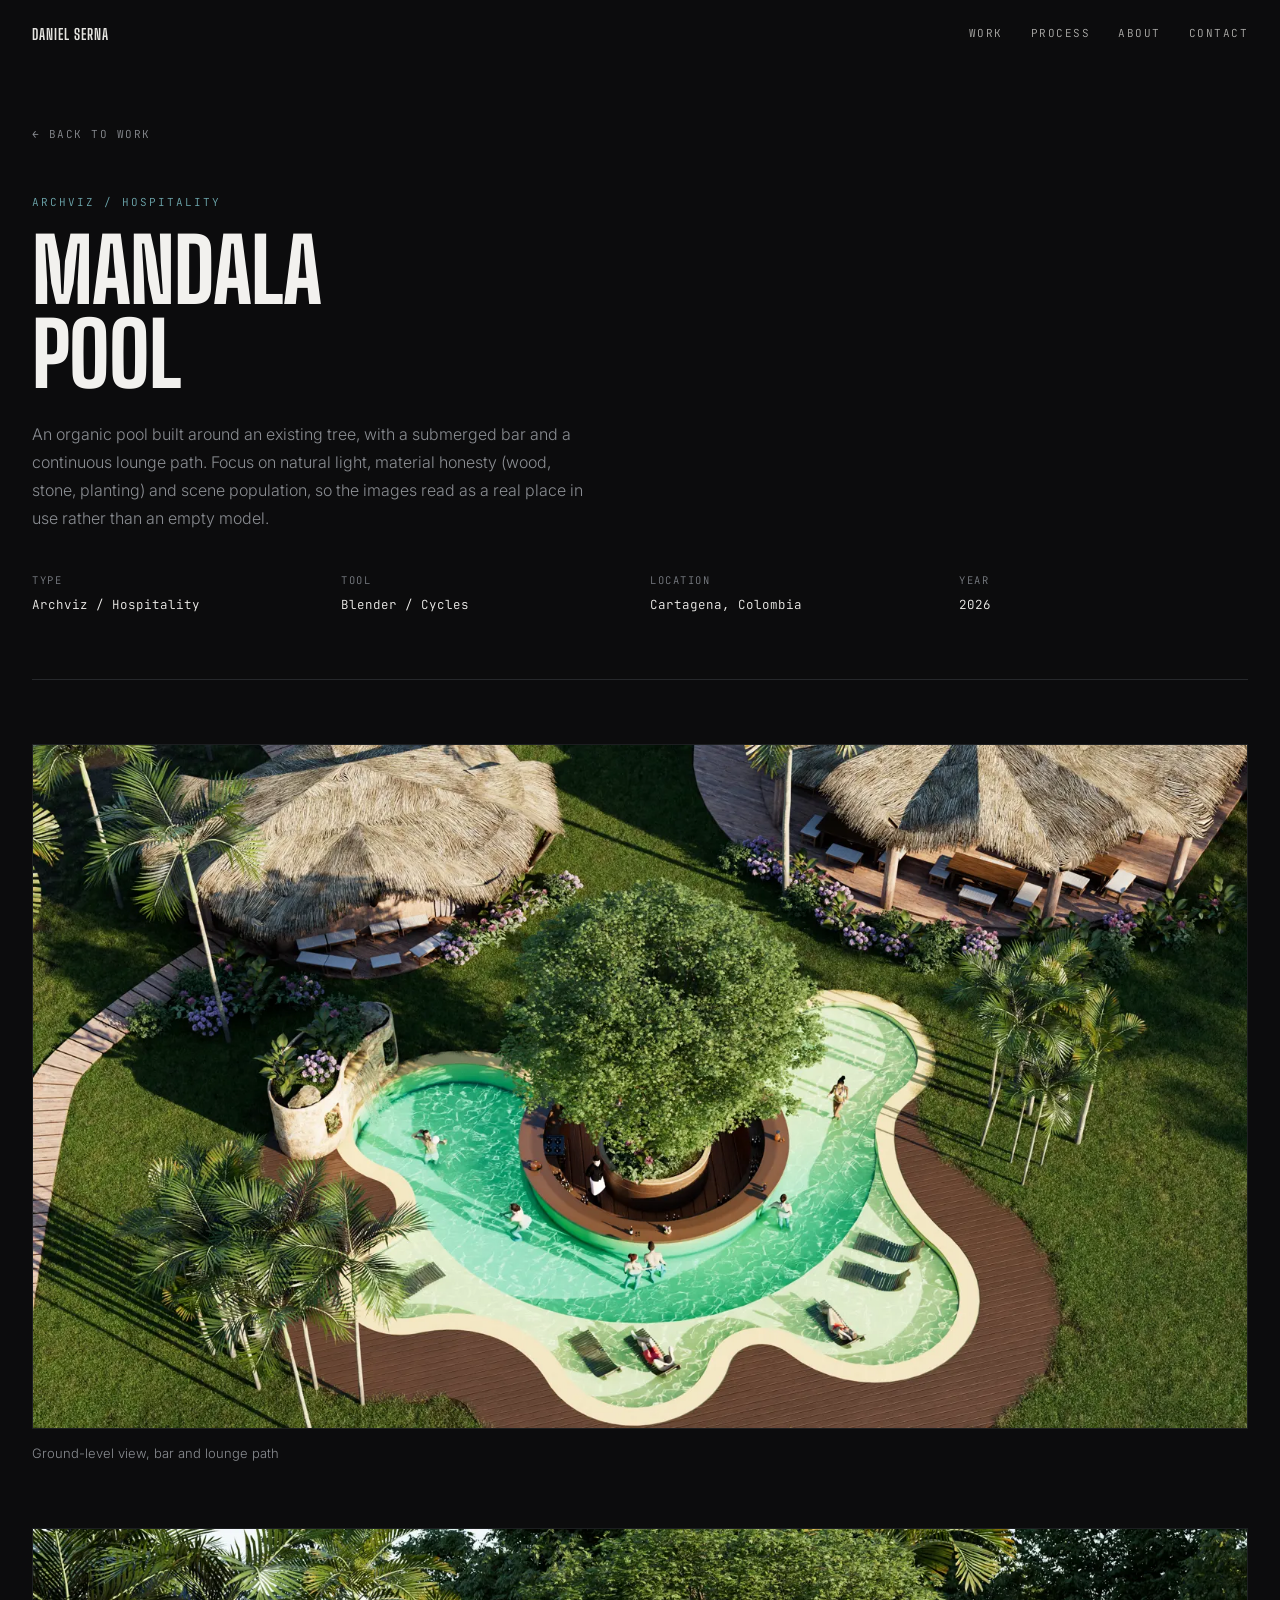
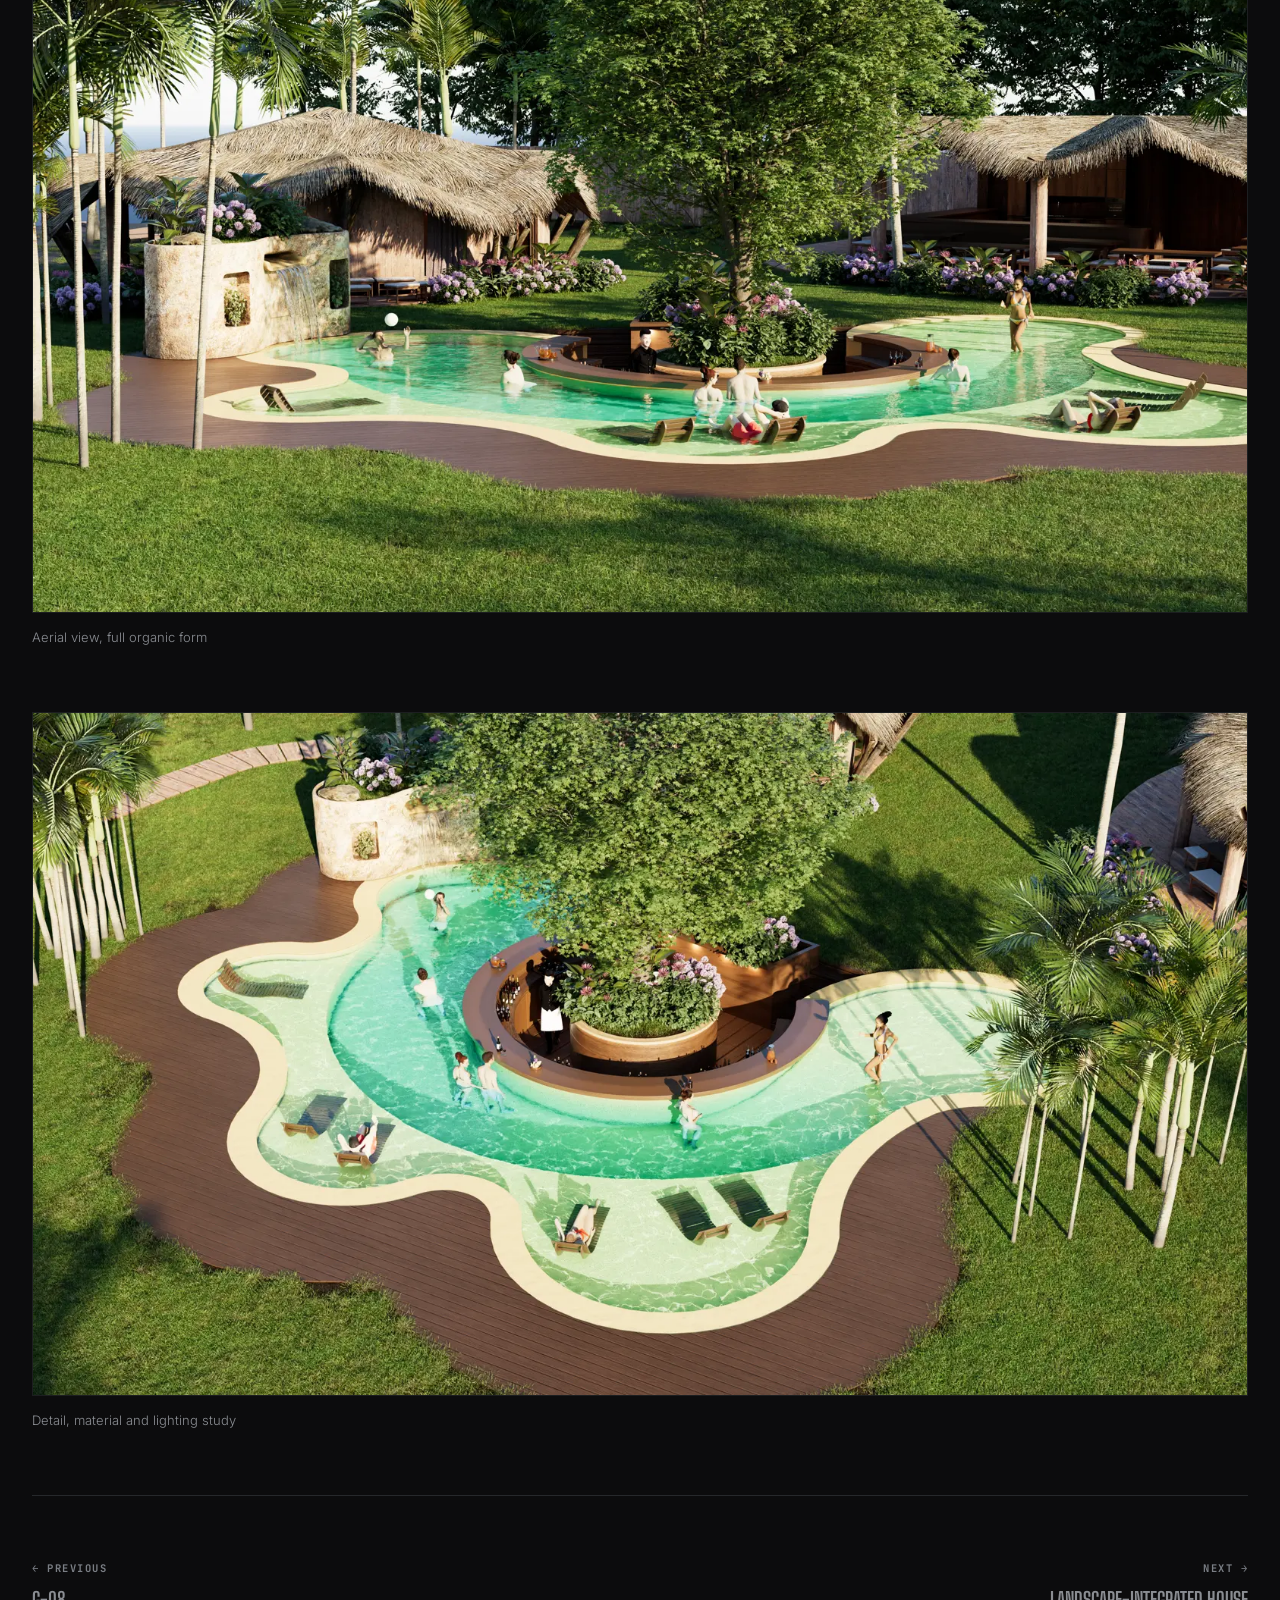
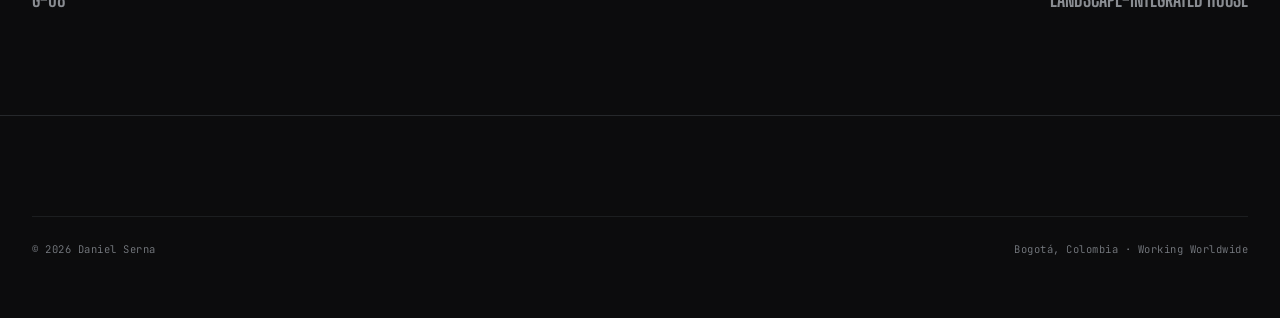
<file: work/mandala-pool.html>
<!DOCTYPE html>
<html lang="en">
<head>
<meta charset="UTF-8">
<meta name="viewport" content="width=device-width, initial-scale=1.0">

<title>Mandala Pool · Daniel Serna</title>
<meta name="description" content="An organic pool built around an existing tree, with a submerged bar and a continuous lounge path.">
<link rel="canonical" href="https://www.daiserna.com/work/mandala-pool.html">
<meta name="theme-color" content="#0c0c0d">

<meta property="og:type" content="article">
<meta property="og:site_name" content="Daniel Serna">
<meta property="og:url" content="https://www.daiserna.com/work/mandala-pool.html">
<meta property="og:title" content="Mandala Pool · Daniel Serna">
<meta property="og:description" content="An organic pool built around an existing tree, with a submerged bar and a continuous lounge path.">
<meta property="og:image" content="https://www.daiserna.com/img/mandala_medium.webp">
<meta name="twitter:card" content="summary_large_image">
<meta name="twitter:title" content="Mandala Pool · Daniel Serna">
<meta name="twitter:description" content="An organic pool built around an existing tree, with a submerged bar and a continuous lounge path.">
<meta name="twitter:image" content="https://www.daiserna.com/img/mandala_medium.webp">

<link rel="icon" href="/favicon.svg" type="image/svg+xml">

<link rel="preconnect" href="https://fonts.googleapis.com">
<link rel="preconnect" href="https://fonts.gstatic.com" crossorigin>
<link href="https://fonts.googleapis.com/css2?family=Big+Shoulders+Display:wght@500;700;800&family=Inter:wght@300;400;500;600&family=JetBrains+Mono:wght@400;500&display=swap" rel="stylesheet">
<link rel="stylesheet" href="../style.css">

<script type="application/ld+json">
{
  "@context": "https://schema.org",
  "@type": "CreativeWork",
  "name": "Mandala Pool",
  "description": "An organic pool built around an existing tree, with a submerged bar and a continuous lounge path.",
  "url": "https://www.daiserna.com/work/mandala-pool.html",
  "image": "https://www.daiserna.com/img/mandala_medium.webp",
  "creator": {
    "@type": "Person",
    "name": "Daniel Serna",
    "url": "https://www.daiserna.com/"
  },
  "dateCreated": "2026",
  "keywords": "Archviz / Hospitality"
}
</script>
</head>
<body>

<a class="skip-link" href="#project">Skip to project</a>

<nav class="site-nav">
  <div class="nav-mark"><a href="../index.html">Daniel Serna</a></div>
  <div class="nav-links">
    <a href="../index.html#work">Work</a>
    <a href="../index.html#process">Process</a>
    <a href="../index.html#about">About</a>
    <a href="../index.html#contact">Contact</a>
  </div>
</nav>

<main class="wrap" id="project">
  <div class="breadcrumb reveal">
    <a href="../index.html#work"><span class="back-arrow">←</span> Back to Work</a>
  </div>

  <div class="p-header reveal">
    <div class="p-eyebrow">Archviz / Hospitality</div>
    <h1 class="p-title">Mandala<br>Pool</h1>
    <p class="p-desc">An organic pool built around an existing tree, with a submerged bar and a continuous lounge path. Focus on natural light, material honesty (wood, stone, planting) and scene population, so the images read as a real place in use rather than an empty model.</p>
    <div class="p-meta">
      <div><div class="k">Type</div><div class="v">Archviz / Hospitality</div></div>
      <div><div class="k">Tool</div><div class="v">Blender / Cycles</div></div>
      <div><div class="k">Location</div><div class="v">Cartagena, Colombia</div></div>
      <div><div class="k">Year</div><div class="v">2026</div></div>
    </div>
  </div>

  <div class="p-gallery">
    <figure class="p-figure reveal">
      <img src="../img/mandala_medium.webp"
           srcset="../img/800/mandala_medium.webp 800w, ../img/mandala_medium.webp 1600w"
           sizes="(max-width:900px) 100vw, 900px"
           width="1600" height="900" loading="lazy" decoding="async"
           alt="Ground-level view, bar and lounge path">
      <figcaption class="cap"><span class="cap-title">Ground-level view, bar and lounge path</span></figcaption>
    </figure>
    <figure class="p-figure reveal">
      <img src="../img/mandala_aerial.webp"
           srcset="../img/800/mandala_aerial.webp 800w, ../img/mandala_aerial.webp 1600w"
           sizes="(max-width:900px) 100vw, 900px"
           width="1600" height="900" loading="lazy" decoding="async"
           alt="Aerial view, full organic form">
      <figcaption class="cap"><span class="cap-title">Aerial view, full organic form</span></figcaption>
    </figure>
    <figure class="p-figure reveal">
      <img src="../img/mandala_003.webp"
           srcset="../img/800/mandala_003.webp 800w, ../img/mandala_003.webp 1600w"
           sizes="(max-width:900px) 100vw, 900px"
           width="1600" height="900" loading="lazy" decoding="async"
           alt="Detail, material and lighting study">
      <figcaption class="cap"><span class="cap-title">Detail, material and lighting study</span></figcaption>
    </figure>
  </div>

  <nav class="p-nav reveal" aria-label="Project navigation">
    <a href="gate08.html"><span><span class="dir">← Previous</span>G-08</span></a>
    <a class="next-link" href="casa-paisaje.html"><span><span class="dir">Next →</span>Landscape-Integrated House</span></a>
  </nav>
</main>

<section class="contact wrap" style="padding-top:0;">
  <footer>
    <div>© <span data-year>2026</span> Daniel Serna</div>
    <div>Bogotá, Colombia · Working Worldwide</div>
  </footer>
</section>

<script src="../script.js"></script>
</body>
</html>
</file>
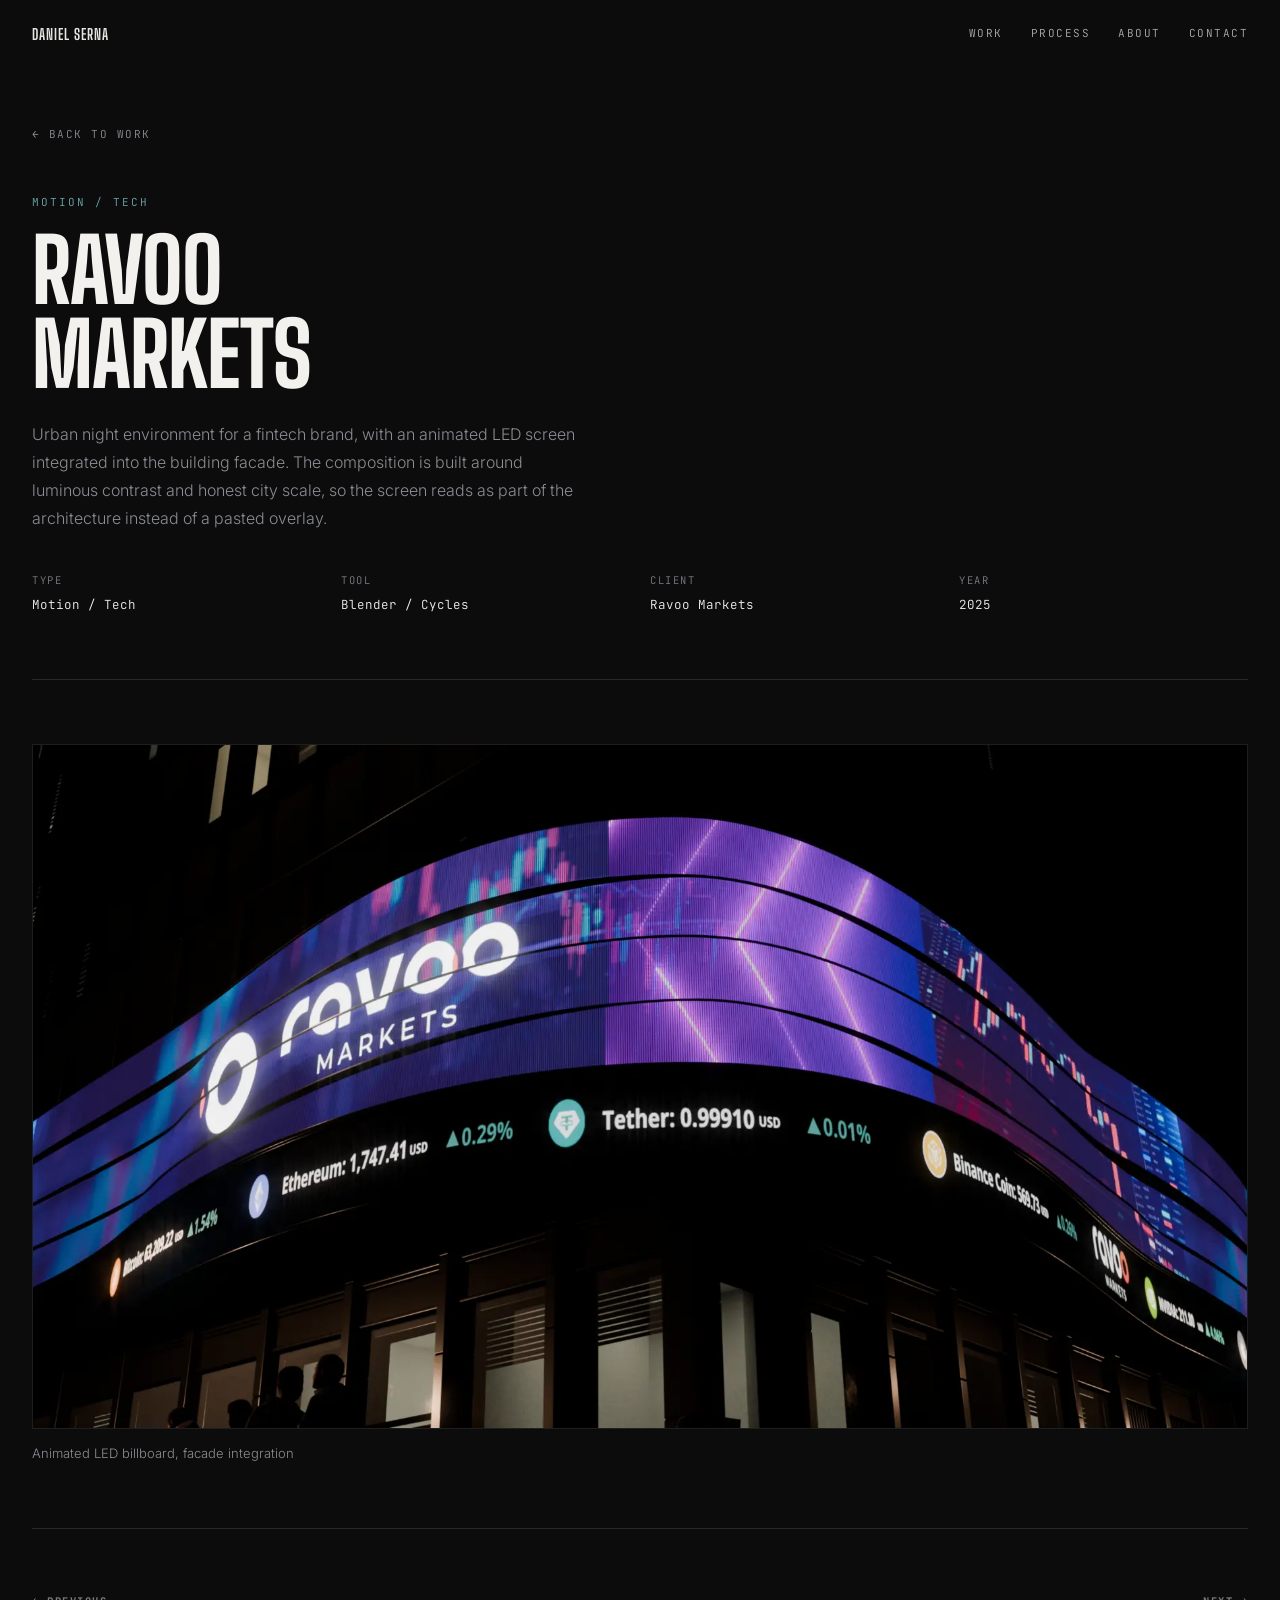
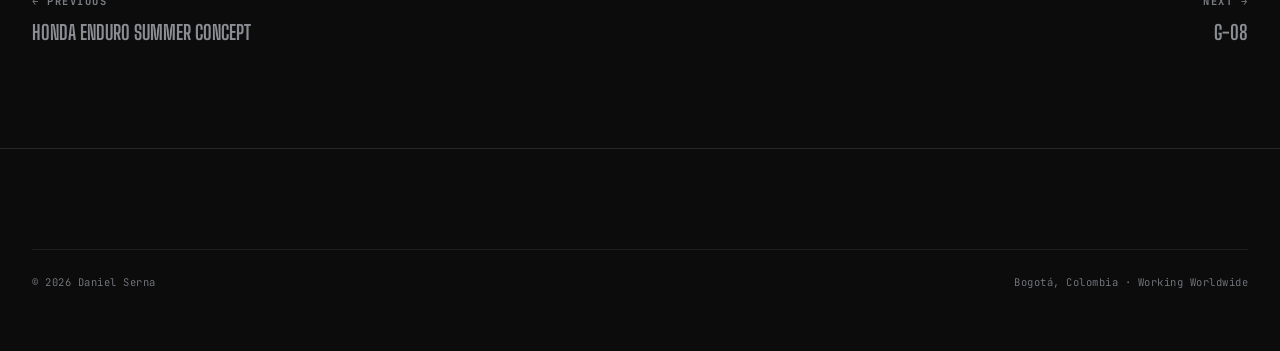
<file: work/ravoo-markets.html>
<!DOCTYPE html>
<html lang="en">
<head>
<meta charset="UTF-8">
<meta name="viewport" content="width=device-width, initial-scale=1.0">

<title>Ravoo Markets · Daniel Serna</title>
<meta name="description" content="Urban night environment for a fintech brand, with an animated LED screen integrated into the building facade.">
<link rel="canonical" href="https://www.daiserna.com/work/ravoo-markets.html">
<meta name="theme-color" content="#0c0c0d">

<meta property="og:type" content="article">
<meta property="og:site_name" content="Daniel Serna">
<meta property="og:url" content="https://www.daiserna.com/work/ravoo-markets.html">
<meta property="og:title" content="Ravoo Markets · Daniel Serna">
<meta property="og:description" content="Urban night environment for a fintech brand, with an animated LED screen integrated into the building facade.">
<meta property="og:image" content="https://www.daiserna.com/img/ravoo.webp">
<meta name="twitter:card" content="summary_large_image">
<meta name="twitter:title" content="Ravoo Markets · Daniel Serna">
<meta name="twitter:description" content="Urban night environment for a fintech brand, with an animated LED screen integrated into the building facade.">
<meta name="twitter:image" content="https://www.daiserna.com/img/ravoo.webp">

<link rel="icon" href="/favicon.svg" type="image/svg+xml">

<link rel="preconnect" href="https://fonts.googleapis.com">
<link rel="preconnect" href="https://fonts.gstatic.com" crossorigin>
<link href="https://fonts.googleapis.com/css2?family=Big+Shoulders+Display:wght@500;700;800&family=Inter:wght@300;400;500;600&family=JetBrains+Mono:wght@400;500&display=swap" rel="stylesheet">
<link rel="stylesheet" href="../style.css">

<script type="application/ld+json">
{
  "@context": "https://schema.org",
  "@type": "CreativeWork",
  "name": "Ravoo Markets",
  "description": "Urban night environment for a fintech brand, with an animated LED screen integrated into the building facade.",
  "url": "https://www.daiserna.com/work/ravoo-markets.html",
  "image": "https://www.daiserna.com/img/ravoo.webp",
  "creator": {
    "@type": "Person",
    "name": "Daniel Serna",
    "url": "https://www.daiserna.com/"
  },
  "dateCreated": "2025",
  "keywords": "Motion / Tech"
}
</script>
</head>
<body>

<a class="skip-link" href="#project">Skip to project</a>

<nav class="site-nav">
  <div class="nav-mark"><a href="../index.html">Daniel Serna</a></div>
  <div class="nav-links">
    <a href="../index.html#work">Work</a>
    <a href="../index.html#process">Process</a>
    <a href="../index.html#about">About</a>
    <a href="../index.html#contact">Contact</a>
  </div>
</nav>

<main class="wrap" id="project">
  <div class="breadcrumb reveal">
    <a href="../index.html#work"><span class="back-arrow">←</span> Back to Work</a>
  </div>

  <div class="p-header reveal">
    <div class="p-eyebrow">Motion / Tech</div>
    <h1 class="p-title">Ravoo<br>Markets</h1>
    <p class="p-desc">Urban night environment for a fintech brand, with an animated LED screen integrated into the building facade. The composition is built around luminous contrast and honest city scale, so the screen reads as part of the architecture instead of a pasted overlay.</p>
    <div class="p-meta">
      <div><div class="k">Type</div><div class="v">Motion / Tech</div></div>
      <div><div class="k">Tool</div><div class="v">Blender / Cycles</div></div>
      <div><div class="k">Client</div><div class="v">Ravoo Markets</div></div>
      <div><div class="k">Year</div><div class="v">2025</div></div>
    </div>
  </div>

  <div class="p-gallery">
    <figure class="p-figure reveal">
      <video src="../video/ravoo-billboard.mp4" poster="../img/ravoo.webp" preload="none" muted loop playsinline aria-label="Animated LED billboard, facade integration"></video>
      <figcaption class="cap"><span class="cap-title">Animated LED billboard, facade integration</span></figcaption>
    </figure>
  </div>

  <nav class="p-nav reveal" aria-label="Project navigation">
    <a href="honda-beach-stand.html"><span><span class="dir">← Previous</span>Honda Enduro Summer Concept</span></a>
    <a class="next-link" href="gate08.html"><span><span class="dir">Next →</span>G-08</span></a>
  </nav>
</main>

<section class="contact wrap" style="padding-top:0;">
  <footer>
    <div>© <span data-year>2026</span> Daniel Serna</div>
    <div>Bogotá, Colombia · Working Worldwide</div>
  </footer>
</section>

<script src="../script.js"></script>
</body>
</html>
</file>
<file: style.css>
:root{
    --bg: #0c0c0d;
    --bg-raised: #131315;
    --line: #26282b;
    --line-soft: #1c1e20;
    --text: #f2f1ee;
    --text-muted: #8a8d92;
    /* FIX: era #55585c (2.73:1, no pasa WCAG AA). Ahora 4.6:1 */
    --text-dim: #7a7e84;
    --accent: #b5714c;
    --accent-teal: #6ea8ae;

    /* Stack de fallback para la display. Si Big Shoulders no carga, cae a
       una condensada de sistema y no a Times. */
    --font-display: 'Big Shoulders Display', 'Archivo Narrow', 'Arial Narrow', 'Helvetica Neue', sans-serif;
    --font-body: 'Inter', system-ui, -apple-system, 'Segoe UI', sans-serif;
    --font-mono: 'JetBrains Mono', ui-monospace, 'SF Mono', Menlo, monospace;
  }
  *{box-sizing:border-box; margin:0; padding:0;}
  html{scroll-behavior:smooth;}
  body{
    background:var(--bg);
    color:var(--text);
    font-family:var(--font-body);
    font-weight:300;
    line-height:1.6;
    overflow-x:hidden;
  }
  ::selection{background:var(--accent); color:#0c0c0d;}

  .mono{font-family:var(--font-mono);}

  a{color:inherit; text-decoration:none;}

  /* FIX: no habia ningun estado de foco visible en todo el sitio */
  :focus-visible{
    outline:2px solid var(--accent-teal);
    outline-offset:3px;
  }

  .skip-link{
    position:absolute; left:-9999px; top:0; z-index:200;
    background:var(--bg-raised); color:var(--text); border:1px solid var(--accent-teal);
    padding:12px 18px; font-family:var(--font-mono); font-size:12px;
  }
  .skip-link:focus{left:16px; top:16px;}

  .wrap{max-width:1400px; margin:0 auto; padding:0 32px;}
  @media (max-width:700px){ .wrap{padding:0 20px;} }

  /* ---------- NAV ---------- */
  /* Dos selectores a proposito:
     - `body > nav` alcanza el menu del header aunque el HTML sea una version
       vieja sin la clase (cache del navegador, subida parcial, CDN).
     - `.site-nav` es el selector correcto de aqui en adelante.
     Lo que NO puede usarse es un `nav{...}` suelto: la navegacion prev/next
     de las paginas de proyecto tambien es un <nav>, y heredaba position:fixed,
     se pegaba arriba, tapaba el menu e interceptaba todos los clics.
     La clave es `body >`: el prev/next vive dentro de <main>, nunca lo toca. */
  body > nav,
  .site-nav{
    position:fixed; top:0; left:0; right:0; z-index:100;
    display:flex; justify-content:space-between; align-items:center;
    padding:22px 32px;
    mix-blend-mode:difference;
  }
  @media (max-width:700px){ body > nav, .site-nav{padding:18px 20px;} }
  .nav-mark{
    font-family:var(--font-display);
    font-weight:700; font-size:15px; letter-spacing:1px; text-transform:uppercase;
  }
  .nav-links{display:flex; gap:28px;}
  .nav-links a{
    font-family:var(--font-mono);
    font-size:11px; letter-spacing:1.5px; text-transform:uppercase;
    color:var(--text); opacity:0.75; transition:opacity .2s;
  }
  .nav-links a:hover{opacity:1;}
  @media (max-width:560px){ .nav-links{gap:16px;} .nav-links a{font-size:10px;} }

  /* ---------- HERO ---------- */
  .hero{
    position:relative; height:100svh; min-height:560px;
    display:flex; align-items:flex-end;
    overflow:hidden;
  }
  .hero-img{
    position:absolute; inset:0; width:100%; height:100%;
    object-fit:cover; object-position:center 40%;
    filter:grayscale(15%) contrast(1.05);
    opacity:0;
  }
  .hero-video{transition:opacity 1.2s ease;}
  .hero-video.active{opacity:1;}
  .hero::after{
    content:'';
    position:absolute; inset:0;
    background:linear-gradient(180deg, rgba(12,12,13,0.15) 0%, rgba(12,12,13,0.35) 55%, rgba(12,12,13,0.94) 100%);
  }
  .hero-content{
    position:relative; z-index:2; width:100%;
    padding:0 32px 64px;
  }
  @media (max-width:700px){ .hero-content{padding:0 20px 48px;} }
  .hero-eyebrow{
    font-family:var(--font-mono); font-size:11px; letter-spacing:2px;
    color:var(--accent-teal); text-transform:uppercase; margin-bottom:18px;
    display:flex; align-items:center; gap:10px;
  }
  .hero-eyebrow .dot{
    width:6px; height:6px; border-radius:50%; background:var(--accent-teal);
    animation:pulse 2s infinite;
  }
  @keyframes pulse{ 0%,100%{opacity:1;} 50%{opacity:0.3;} }
  .hero h1{
    font-family:var(--font-display);
    font-weight:800;
    font-size:clamp(52px, 10vw, 128px);
    line-height:0.92;
    letter-spacing:-1px;
    text-transform:uppercase;
    max-width:1100px;
  }
  .hero .role{
    font-family:var(--font-body); font-weight:300; font-size:clamp(16px,2.4vw,22px);
    color:var(--text-muted); margin-top:20px; max-width:520px;
  }
  .hero .role strong{color:var(--text); font-weight:500;}

  .scroll-cue{
    position:absolute; right:32px; bottom:28px; z-index:2;
    font-family:var(--font-mono); font-size:10px; letter-spacing:2px;
    color:var(--text-muted); text-transform:uppercase;
    writing-mode:vertical-rl;
    display:flex; align-items:center; gap:10px;
  }
  .scroll-cue::after{content:''; width:1px; height:36px; background:var(--text-dim);}
  @media (max-width:700px){ .scroll-cue{display:none;} }

  /* ---------- SECTION LABELS ---------- */
  .section{padding-top:120px; padding-bottom:120px;}
  @media (max-width:700px){ .section{padding-top:80px; padding-bottom:80px;} }
  .section-head{
    display:flex; justify-content:space-between; align-items:flex-end;
    margin-bottom:56px; gap:24px; flex-wrap:wrap;
    border-bottom:1px solid var(--line); padding-bottom:24px;
  }
  .section-tag{
    font-family:var(--font-mono); font-size:11px; letter-spacing:2px;
    color:var(--accent-teal); text-transform:uppercase; margin-bottom:10px;
  }
  /* FIX: ahora es un h2 real, no un div */
  .section-title{
    font-family:var(--font-display); font-weight:700;
    font-size:clamp(30px,4.5vw,52px); text-transform:uppercase; letter-spacing:-0.5px;
    line-height:1;
  }
  .section-note{
    font-family:var(--font-body); font-size:13px; color:var(--text-muted);
    max-width:280px; text-align:right;
  }
  @media (max-width:700px){ .section-note{text-align:left; max-width:100%;} }

  /* ---------- STATEMENT ---------- */
  .statement{
    font-family:var(--font-body); font-weight:300;
    font-size:clamp(22px, 3.2vw, 36px);
    line-height:1.5; color:var(--text); max-width:920px;
    text-wrap:balance;
  }
  .statement strong{color:var(--accent); font-weight:500;}
  .statement-meta{
    margin-top:56px; display:grid; grid-template-columns:repeat(4,1fr); gap:24px;
    border-top:1px solid var(--line); padding-top:32px;
  }
  @media (max-width:800px){ .statement-meta{grid-template-columns:repeat(2,1fr);} }
  .statement-meta .k{
    font-family:var(--font-mono); font-size:11px; letter-spacing:1.5px;
    color:var(--text-dim); text-transform:uppercase; margin-bottom:6px;
  }
  .statement-meta .v{font-size:14px; color:var(--text-muted);}

  /* ---------- REEL / VIDEO ---------- */
  /* FIX: los reels son verticales (1080x1920). Antes iban en slots 16:9 con
     object-fit:contain, lo que dejaba el 68% del bloque en negro. */
  .reel-grid{
    display:grid; grid-template-columns:repeat(2,1fr); gap:20px;
    max-width:760px;
  }
  @media (max-width:620px){ .reel-grid{grid-template-columns:1fr; max-width:380px;} }
  .reel-slot{
    aspect-ratio:9/16; background:#000;
    border:1px solid var(--line-soft);
    position:relative; overflow:hidden;
  }
  .reel-slot video{
    width:100%; height:100%; object-fit:cover; display:block;
  }
  .reel-caption{
    position:absolute; left:12px; bottom:12px; right:12px; z-index:2;
    background:rgba(12,12,13,0.82); border:1px solid var(--line);
    padding:7px 11px; font-size:10px; letter-spacing:1.2px; text-transform:uppercase;
    color:var(--text-muted);
  }

  /* ---------- WORK GRID ---------- */
  .work-grid{display:flex; flex-direction:column; gap:2px;}

  /* FIX: antes era un <div> envuelto en <a style="display:contents">, lo que
     sacaba el enlace del orden de foco. Ahora el <a> ES la tarjeta. */
  a.project{
    position:relative; display:grid; grid-template-columns:1fr 1fr;
    gap:0; background:var(--bg-raised); border:1px solid var(--line-soft);
    overflow:hidden; cursor:pointer; align-items:stretch;
  }
  a.project:focus-visible{outline:2px solid var(--accent-teal); outline-offset:-2px;}
  .project.reverse .project-media{order:2;}
  .project.reverse .project-info{order:1;}
  @media (max-width:860px){
    a.project{grid-template-columns:1fr;}
    .project.reverse .project-media{order:1;}
    .project.reverse .project-info{order:2;}
  }
  /* La columna de media tiene que estirarse a la altura de la fila en
     escritorio (si no, quedan bandas negras: Honda llegaba a 81px), pero SIN
     usar position:absolute en la imagen.
     Motivo: en Safari de iPhone un hijo absoluto dentro de un contenedor
     dimensionado solo por aspect-ratio puede resolver a altura cero, y la
     miniatura no se pinta. Como .project-media es un item de grid, ya se
     estira solo, asi que height:100% en la imagen basta y sobra. */
  .project-media{
    position:relative; overflow:hidden; background:#000;
    min-height:340px;
  }
  @media (max-width:860px){
    /* min-height ademas de aspect-ratio: es un piso, para que la caja no
       pueda colapsar aunque aspect-ratio falle en algun navegador viejo. */
    .project-media{min-height:210px; aspect-ratio:16/10;}
  }
  .project-media img, .project-media video{
    display:block; width:100%; height:100%; object-fit:cover;
    transform:scale(1.03); transition:transform .7s cubic-bezier(.16,1,.3,1), filter .5s;
    filter:grayscale(25%) brightness(0.92);
  }
  .project:hover .project-media img, .project:hover .project-media video,
  .project:focus-visible .project-media img, .project:focus-visible .project-media video{
    transform:scale(1.0); filter:grayscale(0%) brightness(1);
  }
  .project-info{
    padding:44px; display:flex; flex-direction:column; justify-content:center;
  }
  @media (max-width:700px){ .project-info{padding:28px;} }
  .project-title{
    font-family:var(--font-display); font-weight:700;
    font-size:clamp(24px,3vw,34px); text-transform:uppercase; margin-bottom:14px;
    letter-spacing:-0.3px; line-height:1.02;
  }
  .project-desc{
    font-size:14.5px; color:var(--text-muted); max-width:400px; margin-bottom:28px;
    line-height:1.7;
  }
  .meta-strip{
    display:grid; grid-template-columns:1fr 1fr; gap:10px 20px;
    padding-top:20px; border-top:1px solid var(--line);
  }
  .meta-row .k{
    font-family:var(--font-mono); font-size:10.5px; letter-spacing:1px;
    color:var(--text-dim); text-transform:uppercase; display:block; margin-bottom:3px;
  }
  .meta-row .v{
    font-family:var(--font-mono); font-size:11.5px; color:var(--accent-teal);
  }
  .project-link-row{
    margin-top:auto; padding-top:24px;
    display:flex; align-items:center; gap:10px;
  }
  .view-project{
    font-family:var(--font-mono); font-size:11px; letter-spacing:1.5px;
    text-transform:uppercase; color:var(--accent); display:inline-flex; align-items:center; gap:8px;
  }
  .view-project .arrow{transition:transform .2s;}
  .project:hover .view-project .arrow{transform:translate(4px,-4px);}

  /* ---------- ABOUT / CAPABILITIES ---------- */
  .cap-list{display:flex; flex-direction:column;}
  .cap-row{
    display:grid; grid-template-columns:80px 1fr 1fr; gap:24px;
    padding:28px 0; border-top:1px solid var(--line); align-items:baseline;
  }
  .cap-row:last-child{border-bottom:1px solid var(--line);}
  @media (max-width:700px){ .cap-row{grid-template-columns:1fr; gap:8px; padding:20px 0;} }
  .cap-num{font-family:var(--font-mono); font-size:11px; color:var(--text-dim);}
  .cap-name{font-family:var(--font-display); font-weight:700; font-size:22px; text-transform:uppercase;}
  .cap-desc{font-size:14px; color:var(--text-muted); max-width:440px;}

  /* ---------- PROCESO ---------- */
  .process{margin-top:96px;}
  .process-head{
    font-family:var(--font-mono); font-size:11px; letter-spacing:2px;
    color:var(--accent-teal); text-transform:uppercase; margin-bottom:28px;
    padding-bottom:14px; border-bottom:1px solid var(--line);
  }
  .process-steps{
    display:grid; grid-template-columns:repeat(4,1fr); gap:2px;
    background:var(--line-soft); border:1px solid var(--line-soft);
  }
  @media (max-width:900px){ .process-steps{grid-template-columns:repeat(2,1fr);} }
  @media (max-width:560px){ .process-steps{grid-template-columns:1fr;} }
  .step{background:var(--bg-raised); padding:26px 24px;}
  .step .n{
    font-family:var(--font-mono); font-size:10.5px; letter-spacing:1.5px;
    color:var(--text-dim); text-transform:uppercase; margin-bottom:12px;
  }
  .step h4{
    font-family:var(--font-display); font-weight:700; font-size:20px;
    text-transform:uppercase; letter-spacing:-0.2px; margin-bottom:10px; line-height:1.05;
  }
  .step p{font-size:14px; color:var(--text-muted); line-height:1.65;}



  /* ---------- CONTACT / FOOTER ---------- */
  .contact{
    padding-top:140px; padding-bottom:60px;
    border-top:1px solid var(--line);
  }
  @media (max-width:700px){ .contact{padding-top:90px; padding-bottom:40px;} }
  .contact h2{
    font-family:var(--font-display); font-weight:800;
    font-size:clamp(38px,7vw,88px); text-transform:uppercase; line-height:0.95;
    letter-spacing:-1px; max-width:900px;
  }
  .contact h2 .accent{color:var(--accent);}
  .contact-links{
    margin-top:56px; display:flex; flex-wrap:wrap; gap:14px;
  }
  .contact-link{
    font-family:var(--font-mono); font-size:13px;
    padding:14px 22px; border:1px solid var(--line);
    display:flex; align-items:center; gap:10px;
    transition:border-color .2s, color .2s;
  }
  .contact-link:hover{border-color:var(--accent-teal); color:var(--accent-teal);}
  .contact-link .arrow{transition:transform .2s;}
  .contact-link:hover .arrow{transform:translate(3px,-3px);}

  footer{
    margin-top:100px; padding-top:24px; border-top:1px solid var(--line-soft);
    display:flex; justify-content:space-between; flex-wrap:wrap; gap:12px;
    font-family:var(--font-mono); font-size:10.5px; color:var(--text-dim);
    letter-spacing:0.5px;
  }

  /* ---------- CASO: PROBLEMA / QUE CONSTRUI ---------- */
  .p-case{
    display:grid; grid-template-columns:1fr 1fr; gap:2px;
    background:var(--line-soft); border:1px solid var(--line-soft);
    margin-top:64px;
  }
  @media (max-width:820px){ .p-case{grid-template-columns:1fr;} }
  .p-case > div{background:var(--bg-raised); padding:28px 30px;}
  @media (max-width:700px){ .p-case > div{padding:24px;} }
  .p-case .k{
    font-family:var(--font-mono); font-size:11px; letter-spacing:2px;
    color:var(--accent-teal); text-transform:uppercase; margin-bottom:14px;
  }
  .p-case p{font-size:15px; color:var(--text-muted); line-height:1.75; max-width:52ch;}

  .p-credits{
    margin-top:2px; border:1px solid var(--line-soft); border-top:0;
    background:var(--bg-raised); padding:18px 30px;
    font-family:var(--font-mono); font-size:11.5px; color:var(--text-dim);
    letter-spacing:0.3px;
  }
  @media (max-width:700px){ .p-credits{padding:16px 24px;} }
  .p-credits b{color:var(--text-muted); font-weight:400;}

  /* ---------- PROJECT DETAIL PAGE ---------- */
  .breadcrumb{padding:120px 0 0;}
  .breadcrumb a{
    font-family:var(--font-mono); font-size:11px; letter-spacing:1.5px;
    text-transform:uppercase; color:var(--text-muted); display:inline-flex; align-items:center; gap:8px;
    transition:color .2s;
  }
  .breadcrumb a:hover{color:var(--accent-teal);}
  .breadcrumb .back-arrow{transition:transform .2s;}
  .breadcrumb a:hover .back-arrow{transform:translateX(-4px);}

  .p-header{padding:48px 0 64px; border-bottom:1px solid var(--line);}
  .p-eyebrow{
    font-family:var(--font-mono); font-size:11px; letter-spacing:2px;
    color:var(--accent-teal); text-transform:uppercase; margin-bottom:18px;
  }
  .p-title{
    font-family:var(--font-display); font-weight:800; text-transform:uppercase;
    font-size:clamp(38px,7vw,88px); line-height:0.95; letter-spacing:-1px; max-width:900px;
  }
  .p-desc{
    font-size:16px; color:var(--text-muted); max-width:560px; margin-top:24px; line-height:1.75;
  }
  /* auto-fit: se acomoda solo tenga 4, 6 u 8 datos, sin dejar huecos */
  .p-meta{
    margin-top:40px; display:grid;
    grid-template-columns:repeat(auto-fit, minmax(165px, 1fr)); gap:22px 20px;
  }
  @media (max-width:800px){ .p-meta{grid-template-columns:repeat(2,1fr);} }
  .p-meta .k{
    font-family:var(--font-mono); font-size:10.5px; letter-spacing:1.5px;
    color:var(--text-dim); text-transform:uppercase; margin-bottom:6px;
  }
  .p-meta .v{font-family:var(--font-mono); font-size:12.5px; color:var(--text);}

  .p-gallery{padding:64px 0; display:flex; flex-direction:column; gap:64px;}
  .p-figure img, .p-figure video{width:100%; height:auto; display:block; border:1px solid var(--line-soft); background:#000;}
  /* Los reels verticales no deben ocupar toda la columna */
  .p-figure.portrait img, .p-figure.portrait video{max-width:420px;}

  .p-figure-pair{display:grid; grid-template-columns:1fr 1fr; gap:24px;}
  @media (max-width:700px){ .p-figure-pair{grid-template-columns:1fr; gap:48px;} }
  .p-figure .cap{
    margin-top:14px; display:flex; justify-content:space-between; gap:16px; flex-wrap:wrap;
    font-family:var(--font-mono); font-size:11px; color:var(--text-dim);
  }
  .p-figure .cap .cap-title{color:var(--text-muted); font-family:var(--font-body); font-size:13px;}

  .p-nav{
    padding:64px 0 100px; border-top:1px solid var(--line);
    display:flex; justify-content:space-between; gap:24px; flex-wrap:wrap;
  }
  .p-nav a{
    font-family:var(--font-display); font-weight:700; text-transform:uppercase;
    font-size:20px; color:var(--text-muted); display:flex; align-items:center; gap:10px;
    transition:color .2s;
  }
  .p-nav a:hover{color:var(--text);}
  .p-nav .dir{
    font-family:var(--font-mono); font-size:10.5px; color:var(--text-dim);
    letter-spacing:1.5px; text-transform:uppercase; display:block; margin-bottom:6px;
  }
  .p-nav .next-link{text-align:right; margin-left:auto;}

  /* ---------- 404 ---------- */
  .nf{
    min-height:100svh; display:flex; flex-direction:column;
    align-items:flex-start; justify-content:center; gap:22px;
  }
  .nf .code{
    font-family:var(--font-display); font-weight:800; text-transform:uppercase;
    font-size:clamp(72px,18vw,220px); line-height:0.85; letter-spacing:-3px;
  }
  .nf p{color:var(--text-muted); font-size:17px; max-width:460px;}

  /* ---------- REVEAL ---------- */
  /* FIX: antes .reveal arrancaba en opacity:0 desde el CSS, asi que si el JS
     fallaba la pagina se veia en negro. Ahora el contenido es visible por
     defecto y solo se oculta cuando el JS confirmo que va a revelarlo. */
  .js-reveal .reveal{
    opacity:0; transform:translateY(24px);
    transition:opacity .8s ease, transform .8s ease;
  }
  .js-reveal .reveal.in{opacity:1; transform:translateY(0);}

  @media (prefers-reduced-motion: reduce){
    *{animation:none !important; transition:none !important;}
    .js-reveal .reveal{opacity:1; transform:none;}
    .hero-img{opacity:1;}
  }
</file>
